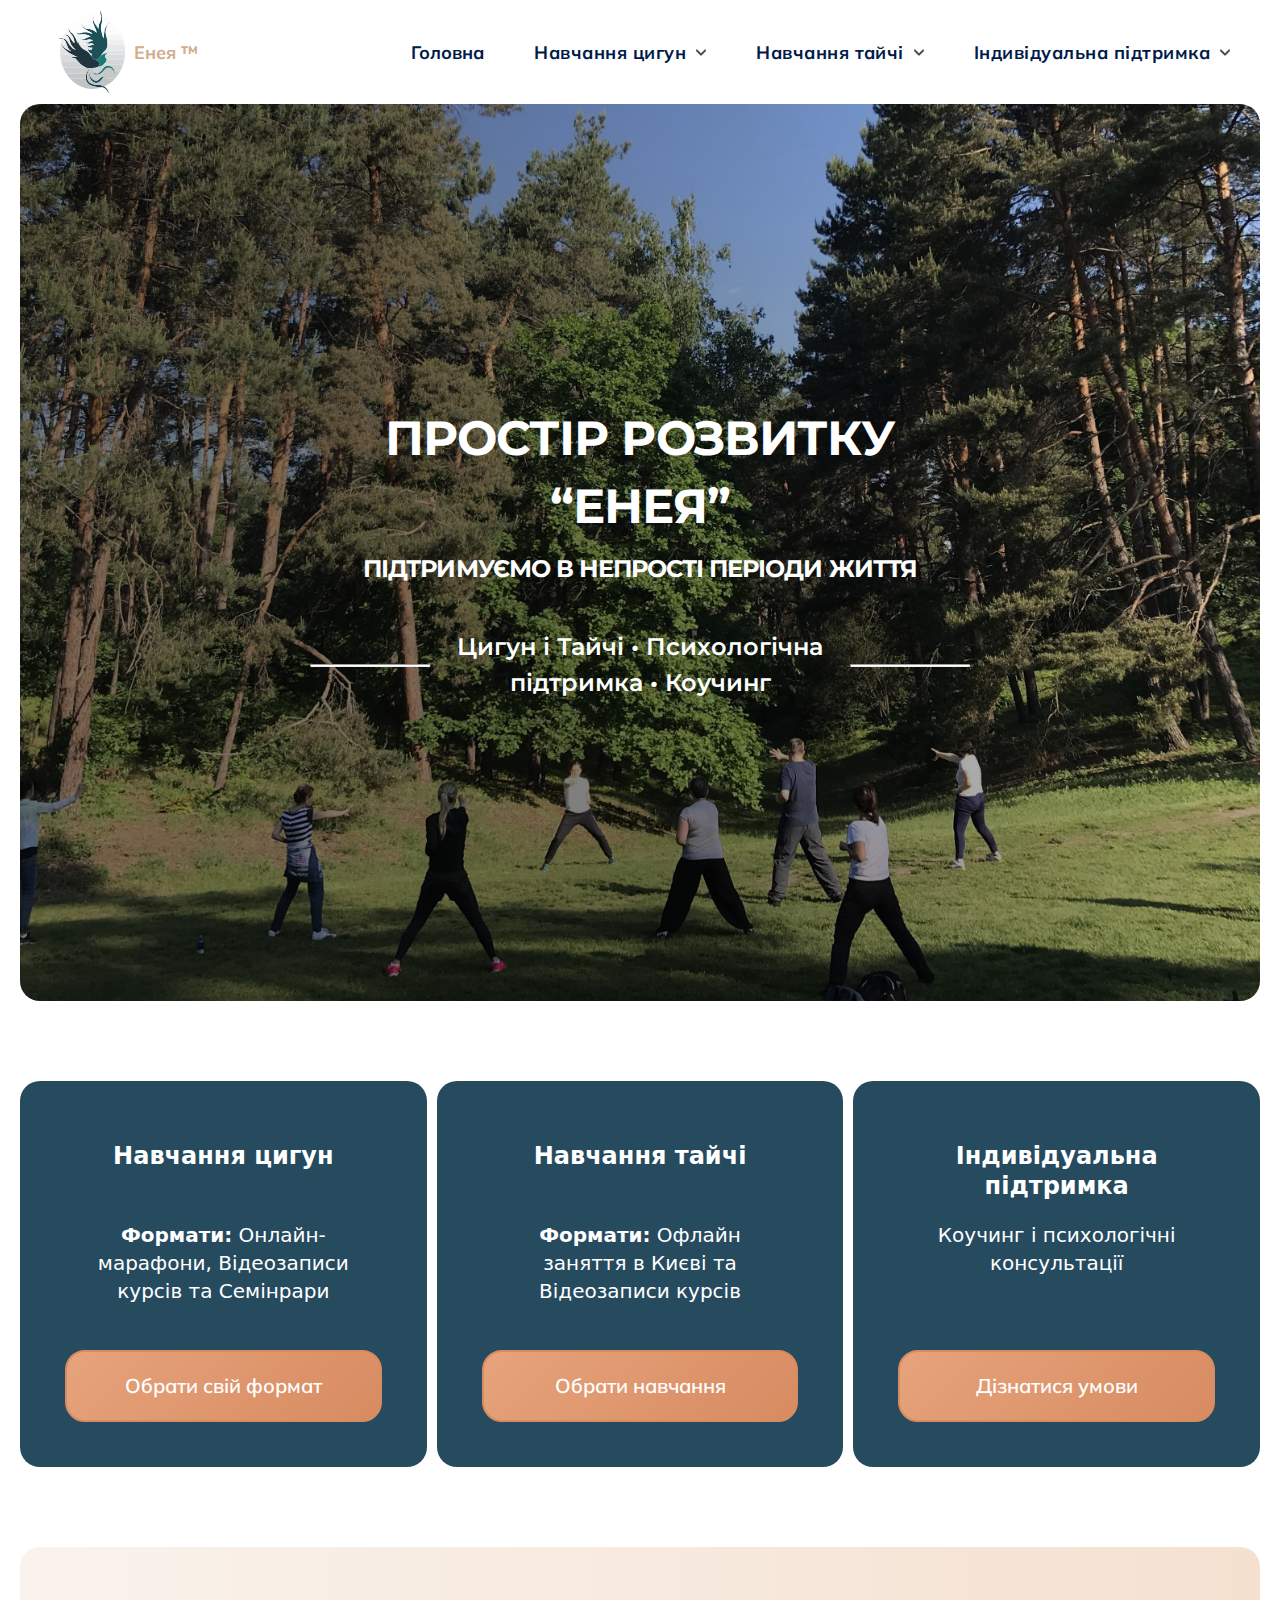
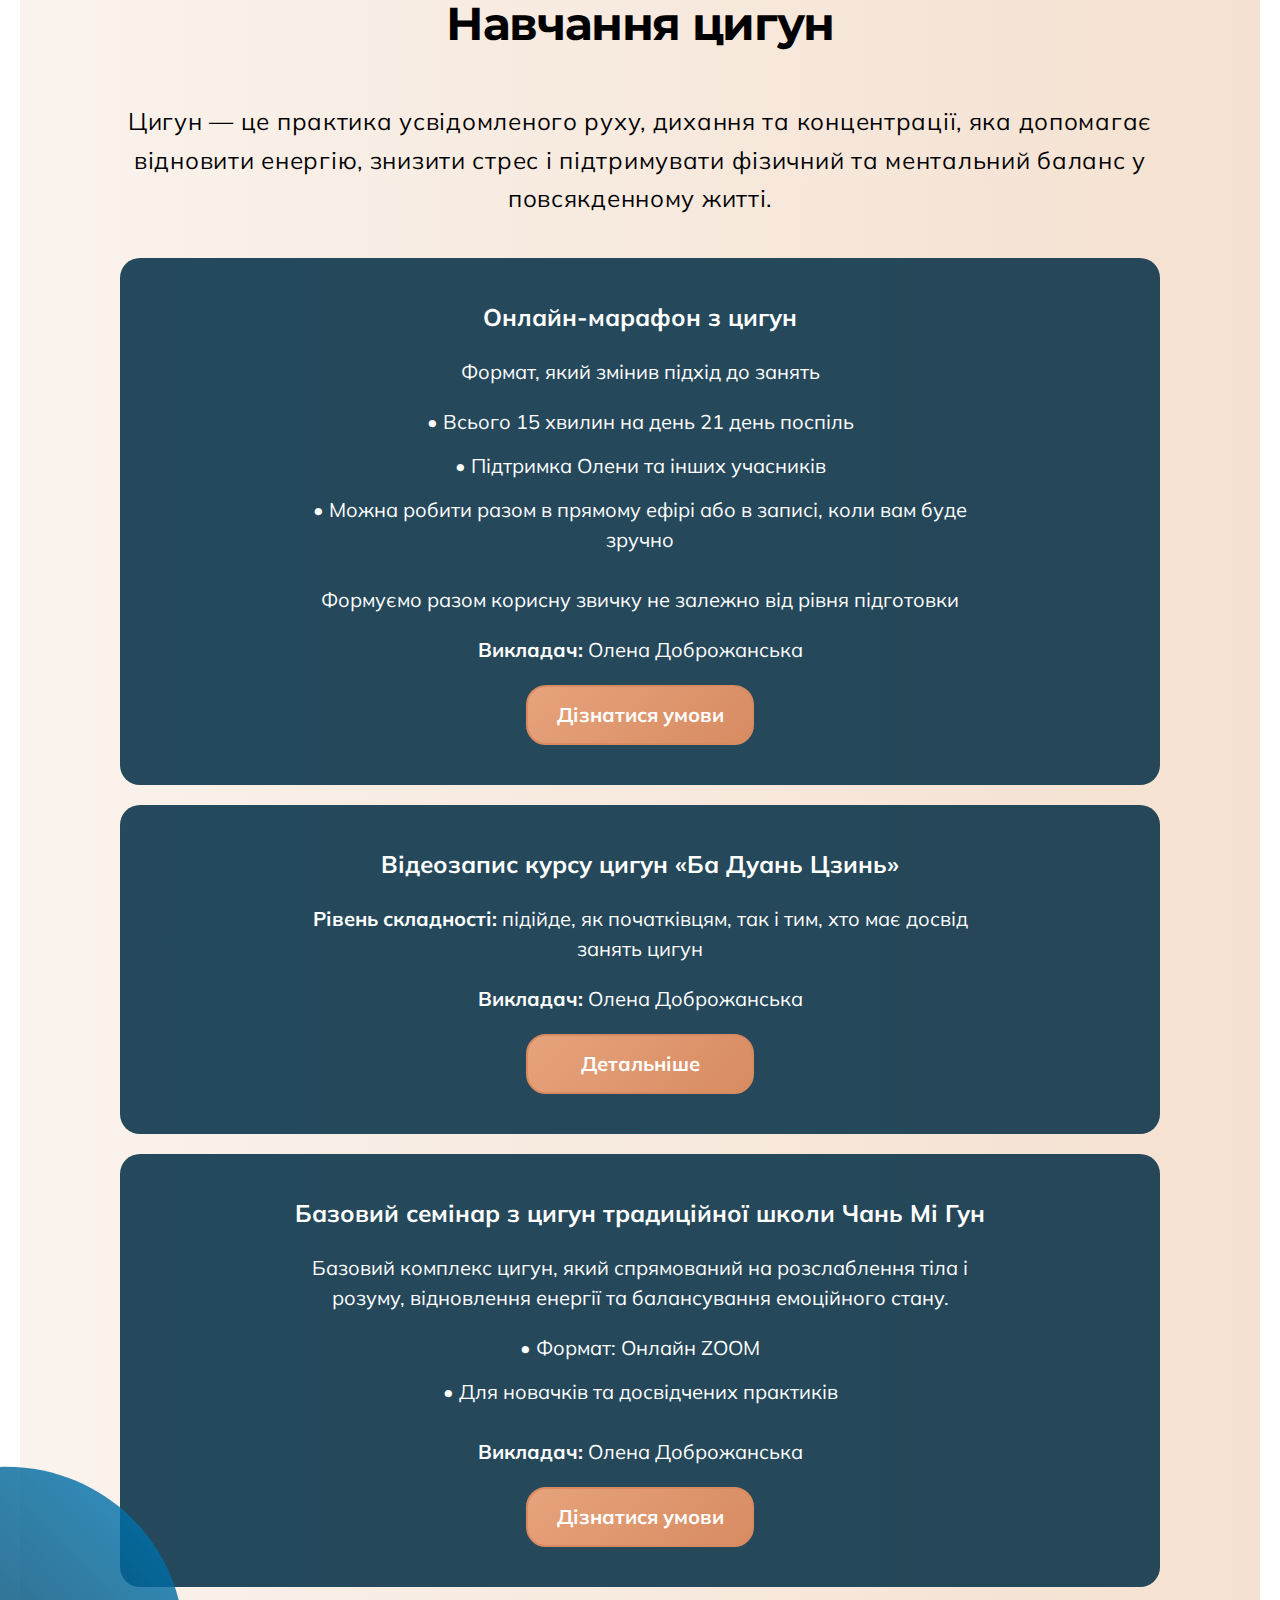
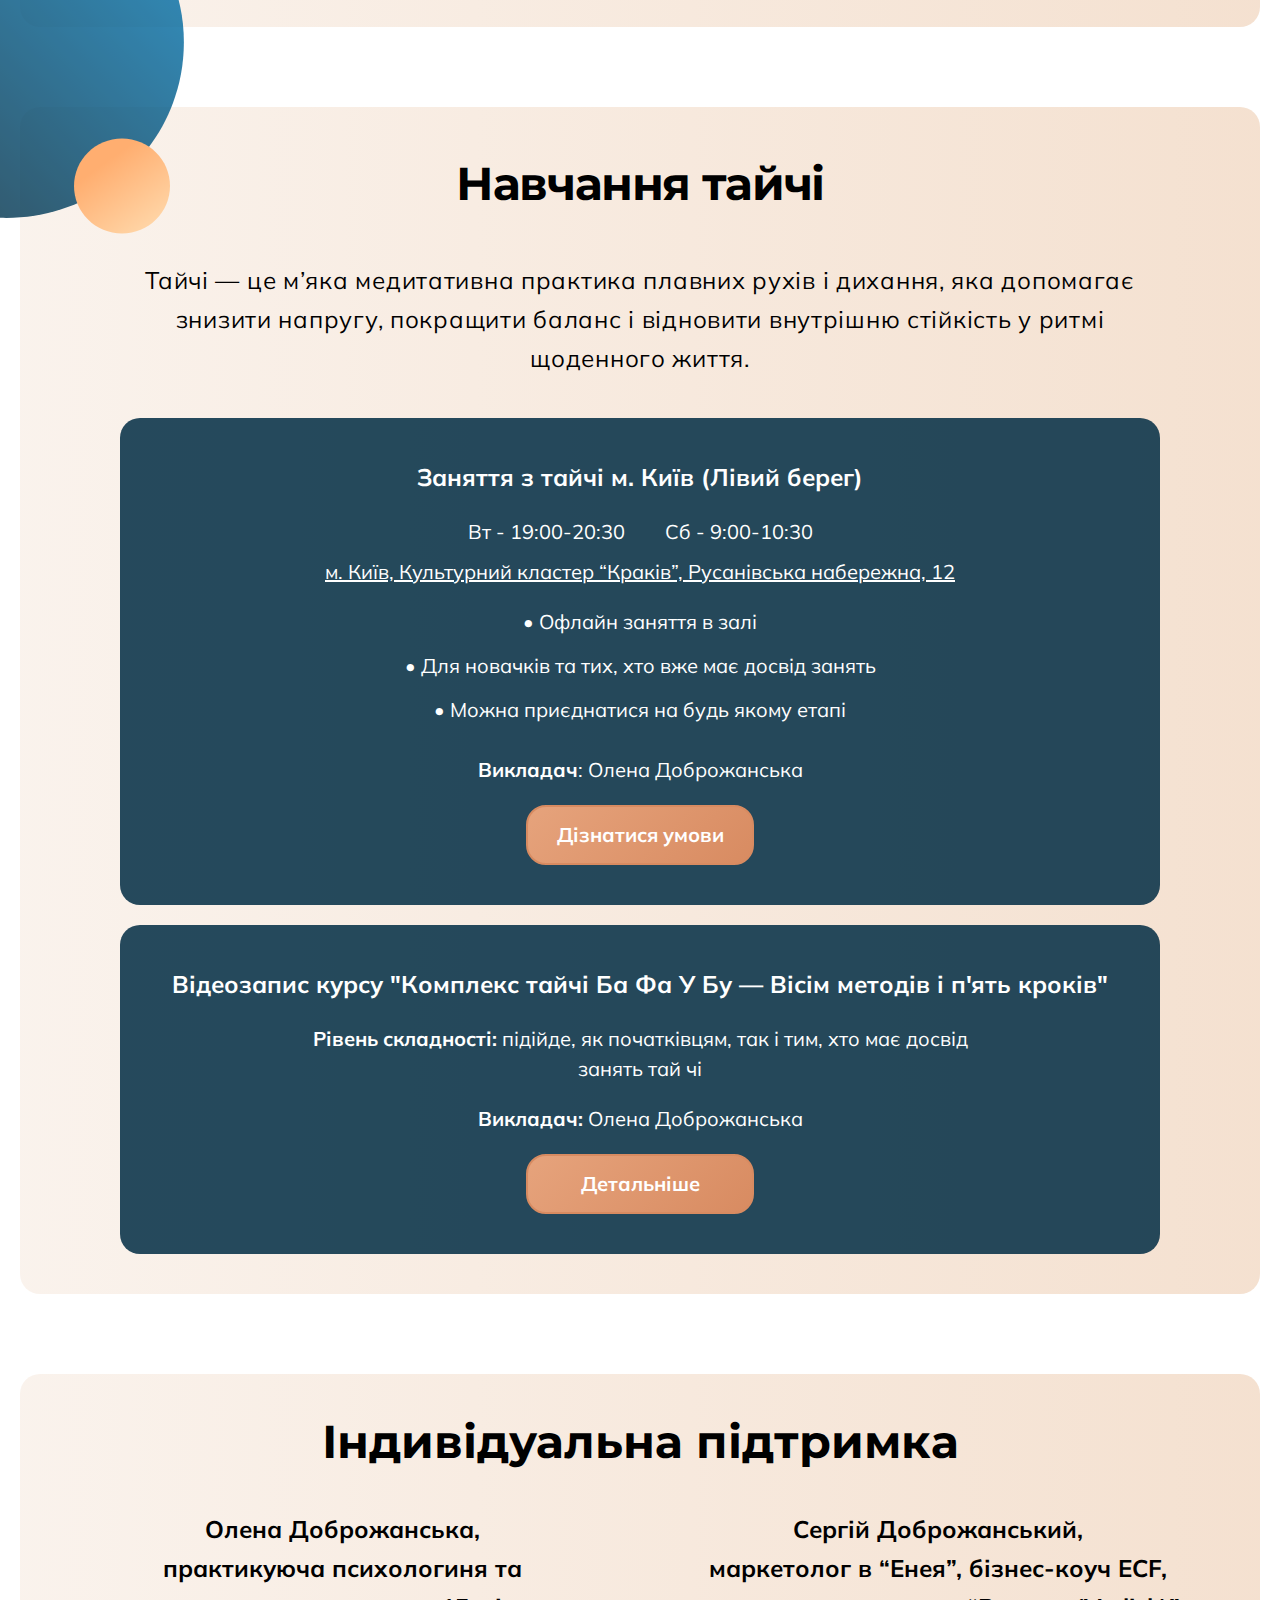
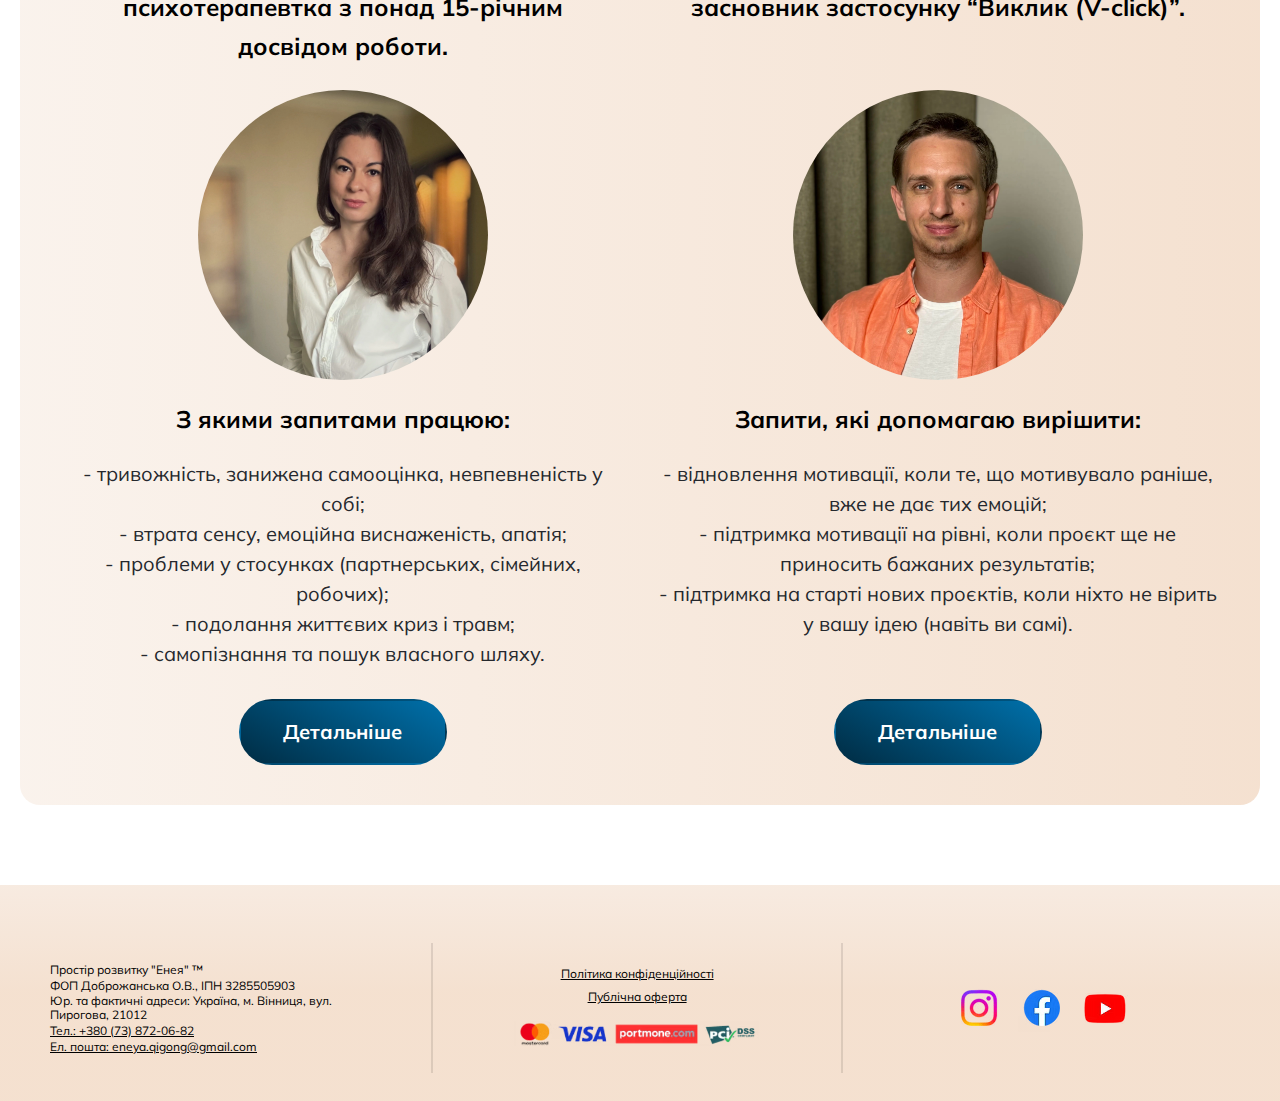
<file: index.html>
<!doctype html>
<html lang="uk">
  <head>
    <meta charset="UTF-8" />
    <meta name="viewport" content="width=device-width, initial-scale=1.0" />
    <meta
      name="description"
      content="Цигун онлайн-курс “Ба Дуань Цзінь” — 52 хвилини відеоуроків, демонстрації та гайд. Знімай стрес, покращуй сон і здоров’я. Доступ до матеріалів курсу не обмежений по часу."
    />
    <meta
      property="og:description"
      content="Цигун онлайн-курс “Ба Дуань Цзінь” — 52 хвилини відеоуроків, демонстрації та гайд. Знімай стрес, покращуй сон і здоров’я. Доступ до матеріалів курсу не обмежений по часу."
    />
    <meta
      name="image"
      property="og:image"
      content="https://eneya.com.ua/img/logo_eneya.png"
    />
    <meta property="og:type" content="website" />
    <meta property="og:url" content="https://eneya.com.ua" />
    <meta property="og:title" content="Простір розвитку 'Енея' тм" />
    <title>Енея</title>
    <link rel="icon" href="./img/logo.ico" type="image/x-icon" />
    <!-- <link rel="icon" href="./img/favicon.ico" type="image/x-icon" /> -->
    <link rel="preconnect" href="https://fonts.googleapis.com" />
    <link rel="preconnect" href="https://fonts.gstatic.com" crossorigin />
    <link
      href="https://fonts.googleapis.com/css2?family=Montserrat:ital,wght@0,100..900;1,100..900&display=swap"
      rel="stylesheet"
    />
    <link
      href="https://fonts.googleapis.com/css2?family=Mulish:ital,wght@0,200..1000;1,200..1000&display=swap"
      rel="stylesheet"
    />
    <link
      rel="stylesheet"
      href="https://cdn.jsdelivr.net/npm/modern-normalize@2.0.0/modern-normalize.min.css"
    />
    <link rel="stylesheet" href="./style/general.css" />
    <link rel="stylesheet" href="./style/main.css" />
  </head>
  <body>
    <header class="header">
      <div class="wrapp_header container">
        <a class="block_logo" href="/" aria-label="На головну сторінку">
          <img src="./img/logo.svg" alt="Logo" width="84" height="84" />
          <p class="logo_text">Енея ™</p>
        </a>
        <nav class="nav">
          <a href="/">Головна</a>
          <ul class="nav_list">
            <li>
              <div class="select_course" tabindex="0">
                <div class="btn_cours">
                  <p>Навчання цигун</p>
                  <img
                    src="./img/arrowWhite.svg"
                    alt="arrow"
                    width="10"
                    height="15"
                  />
                </div>
                <ul class="drop_list">
                  <li>
                    <a href="./qigong_marathon.html"
                      >Онлайн-марафон цигун 21 день</a
                    >
                  </li>
                  <li>
                    <a href="./qigong.html">Відезапис курсу "Ба Дуань Цзінь"</a>
                  </li>

                  <li>
                    <a href="./chan_mi_gong_training.html"
                      >Семінари школи "Чань Мі Гун"</a
                    >
                  </li>
                </ul>
              </div>
            </li>
            <li>
              <div class="select_course" tabindex="0">
                <div class="btn_cours">
                  <p>Навчання тайчі</p>
                  <img
                    src="./img/arrowWhite.svg"
                    alt="arrow"
                    width="10"
                    height="15"
                  />
                </div>
                <ul class="drop_list drop_list2">
                  <li>
                    <a href="./tai_chi.html"
                      >Відеозапис курсу тайчі "Па Фа У Бу"</a
                    >
                  </li>
                  <li>
                    <a href="./tai_chi_training.html"
                      >Офлайн заняття з тайчі в Києві</a
                    >
                  </li>
                </ul>
              </div>
            </li>
            <li>
              <div class="select_course" tabindex="0">
                <div class="btn_cours">
                  <p>Індивідуальна підтримка</p>
                  <img
                    src="./img/arrowWhite.svg"
                    alt="arrow"
                    width="10"
                    height="15"
                  />
                </div>
                <ul class="drop_list drop_list3">
                  <li>
                    <a href="./psychology.html">Психологічні консультації</a>
                  </li>
                  <li><a href="./coaching.html">Коучинг</a></li>
                </ul>
              </div>
            </li>
          </ul>
        </nav>
        <nav class="nav_mob">
          <a href="/">Головна</a>
          <ul>
            <li>
              <p class="nav_mob_block">Навчання цигун</p>

              <ul>
                <li>
                  <a href="./qigong_marathon.html"
                    >Онлайн-марафон цигун 21 день</a
                  >
                </li>
                <li>
                  <a href="./qigong.html">Відезапис курсу "Ба Дуань Цзінь"</a>
                </li>

                <li>
                  <a href="./chan_mi_gong_training.html"
                    >Семінари школи "Чань Мі Гун"</a
                  >
                </li>
              </ul>
            </li>
            <li>
              <p class="nav_mob_block">Навчання тайчі</p>

              <ul>
                <li>
                  <a href="./tai_chi.html"
                    >Відеозапис курсу тайчі "Па Фа У Бу"</a
                  >
                </li>
                <li>
                  <a href="./tai_chi_training.html"
                    >Офлайн заняття з тайчі в Києві</a
                  >
                </li>
              </ul>
            </li>
            <li>
              <p class="nav_mob_block">Індивідуальна підтримка</p>
              <ul>
                <li>
                  <a href="./psychology.html">Психологічні консультації</a>
                </li>
                <li><a href="./coaching.html">Коучинг</a></li>
              </ul>
            </li>
          </ul>
        </nav>
        <button class="burger" aria-label="Відкрити меню">
          <span></span>
          <span></span>
          <span></span>
        </button>
      </div>
    </header>
    <main class="main">
      <section class="section_main">
        <div class="container main_container">
          <div class="container main_index">
            <h1 class="wrapp_main_title wrapp_main_title_index">
              Простір розвитку “Енея”
            </h1>
            <h2 class="wrapp_main_subtitle wrapp_main_subtitle_index">
              Підтримуємо в непрості періоди життя
            </h2>
            <div class="main_container_lines">
              <hr class="white_line" />
              <p class="wrapp_main_text wrapp_main_text_index">
                Цигун і Тайчі • Психологічна підтримка • Коучинг
              </p>
              <hr class="white_line" />
            </div>
          </div>
          <!-- <img
            class="decoration_images_main"
            src="./img/decoration1.svg"
            alt="Тай Чі"
            width="178"
            height="167"
          />
          <img
            class="decoration_images_main_right"
            src="./img/decoration2.svg"
            alt="Тай Чі"
            width="51"
            height="152"
          /> -->
        </div>
      </section>

      <section class="direction">
        <div class="container">
          <h2 class="section_title" hidden>Обери свій напрям</h2>
          <ul class="direction_list">
            <li class="direction_list_item">
              <div>
                <h3 class="direction_list_item_title">Навчання цигун</h3>
                <p class="direction_list_item_text">
                  <b> Формати:</b> Онлайн-марафони, Відеозаписи курсів та
                  Семінрари
                </p>
              </div>
              <a class="direction_list_item_link" href="#record"
                >Обрати свій формат</a
              >
            </li>
            <li class="direction_list_item">
              <div>
                <h3 class="direction_list_item_title">Навчання тайчі</h3>
                <p class="direction_list_item_text">
                  <b> Формати:</b> Офлайн заняття в Києві та Відеозаписи курсів
                </p>
              </div>
              <a class="direction_list_item_link" href="#regular"
                >Обрати навчання</a
              >
            </li>
            <li class="direction_list_item">
              <div>
                <h3 class="direction_list_item_title">
                  Індивідуальна підтримка
                </h3>
                <p class="direction_list_item_text">
                  Коучинг і психологічні консультації
                </p>
              </div>
              <a class="direction_list_item_link" href="#individual"
                >Дізнатися умови</a
              >
            </li>
          </ul>
        </div>
      </section>

      <!-- <section class="record" id="record">
        <div class="container">
          <div class="record-color">
            <h2 class="record_section_title">Навчання цигун</h2>
            <p class="regular_list_item_title">
              Цигун — це практика усвідомленого руху, дихання та концентрації,
              яка допомагає відновити енергію, знизити стрес і підтримувати
              фізичний та ментальний баланс у повсякденному житті.
            </p>

            <ul class="record_list">
              <li class="record_list_item">
                <h3 class="record_list_item_title">Онлайн-марафон з цигун</h3>
                <p class="record_list_item_text">
                  Формат, який змінив підхід до занять
                </p>
                <ul class="regular_sublist">
                  <li class="regular_sublist_item_text">
                    <p>Всього 15 хвилин на день 21 день поспіль</p>
                  </li>
                  <li class="regular_sublist_item_text">
                    <p>Підтримка Олени та інших учасників</p>
                  </li>
                  <li class="regular_sublist_item_text">
                    <p>
                      Можна робити разом в прямому ефірі або в записі, коли вам
                      буде зручно
                    </p>
                  </li>
                </ul>
                <p class="regular_list_item_text bond_regular_list">
                  Формуємо разом корисну звичку не залежно від рівня підготовки
                </p>
                <p class="regular_list_item_text">
                  <b>Викладач:</b> Олена Доброжанська
                </p>
                <a class="record_list_item_link" href="./qigong_marathon.html"
                  >Дізнатися умови</a
                >
              </li>

              <li class="record_list_item">
                <h3 class="record_list_item_title">
                  Комплекс цигун Ба Дуань Цзинь — Вісім відрізків парчі
                </h3>
                <p class="record_list_item_text">
                  <b> Рівень складності:</b> підійде, як початківцям, так і тим,
                  хто має досвід занять цигун
                </p>
                <p class="record_list_item_text">
                  <b> Викладач:</b> Олена Доброжанська
                </p>
                <a class="record_list_item_link" href="./qigong.html"
                  >Детальніше</a
                >
              </li>
              <li class="record_list_item">
                <h3 class="regular_list_item_title">
                  Базовий семінар з цигун традиційної школи Чань Мі Гун
                </h3>
                <p class="regular_list_item_text">
                  Базовий комплекс цигун, який спрямований на розслаблення тіла
                  і розуму, відновлення енергії та балансування емоційного
                  стану.
                </p>
                <ul class="regular_sublist">
                  <li class="regular_sublist_item_text">
                    <p>Формат: Онлайн ZOOM</p>
                  </li>
                  <li class="regular_sublist_item_text">
                    <p>Для новачків та досвідчених практиків</p>
                  </li>
                </ul>

                <p class="regular_list_item_text">
                  <b>Викладач:</b> Олена Доброжанська
                </p>
                <a
                  class="record_list_item_link"
                  href="./chan_mi_gong_training.html"
                  >Дізнатися умови</a
                >
              </li>
              <!-- <li class="record_list_item">
                <h3 class="record_list_item_title">
                  Комплекс тайчі Ба Фа У Бу — Вісім методів і п'ять кроків
                </h3>
                <p class="record_list_item_text">
                  <b> Рівень складності:</b> підійде, як початківцям, так і тим,
                  хто має досвід занять тай чі
                </p>
                <p class="record_list_item_text">
                  <b> Викладач:</b> Олена Доброжанська
                </p>
                <a class="record_list_item_link" href="./tai_chi.html"
                  >Детальніше</a
                >
              </li> -->
      <!-- </ul>
          </div>
        </div>
      </section> -->

      <!-- <section class="regular" id="record">
        <div class="container regular_container">
          <h2 class="record_section_title">Навчання цигун</h2>
          <p class="regular_list_item_title">
            Цигун — це практика усвідомленого руху, дихання та концентрації, яка
            допомагає відновити енергію, знизити стрес і підтримувати фізичний
            та ментальний баланс у повсякденному житті.
          </p>
          <ul class="regular_list">
            <li class="regular_list_item">
              <h3 class="regular_list_item_title">Онлайн-марафон з цигун</h3>
              <p class="regular_list_item_text">
                Формат, який змінив підхід до занять
              </p>
              <ul class="regular_sublist">
                <li class="regular_sublist_item_text">
                  <p>Всього 15 хвилин на день 21 день поспіль</p>
                </li>
                <li class="regular_sublist_item_text">
                  <p>Підтримка Олени та інших учасників</p>
                </li>
                <li class="regular_sublist_item_text">
                  <p>
                    Можна робити разом в прямому ефірі або в записі, коли вам
                    буде зручно
                  </p>
                </li>
              </ul>
              <p class="regular_list_item_text bond_regular_list">
                Формуємо разом корисну звичку не залежно від рівня підготовки
              </p>
              <p class="regular_list_item_text">
                <b>Викладач:</b> Олена Доброжанська
              </p>
              <a class="record_list_item_link" href="./qigong_marathon.html"
                >Дізнатися умови</a
              >
            </li>
            <li class="regular_list_item">
              <h3 class="regular_list_item_title">
                Комплекс цигун Ба Дуань Цзинь — Вісім відрізків парчі
              </h3>
              <p class="regular_list_item_text">
                <b> Рівень складності:</b> підійде, як початківцям, так і тим,
                хто має досвід занять цигун
              </p>
              <p class="regular_list_item_text">
                <b> Викладач:</b> Олена Доброжанська
              </p>
              <a class="record_list_item_link" href="./qigong.html"
                >Детальніше</a
              >
            </li>
            <li class="regular_list_item">
              <h3 class="regular_list_item_title">
                Базовий семінар з цигун традиційної школи Чань Мі Гун
              </h3>
              <p class="regular_list_item_text">
                Базовий комплекс цигун, який спрямований на розслаблення тіла і
                розуму, відновлення енергії та балансування емоційного стану.
              </p>
              <ul class="regular_sublist">
                <li class="regular_sublist_item_text">
                  <p>Формат: Онлайн ZOOM</p>
                </li>
                <li class="regular_sublist_item_text">
                  <p>Для новачків та досвідчених практиків</p>
                </li>
              </ul>

              <p class="regular_list_item_text">
                <b>Викладач:</b> Олена Доброжанська
              </p>
              <a
                class="record_list_item_link"
                href="./chan_mi_gong_training.html"
                >Дізнатися умови</a
              >
            </li>
          </ul>
        </div>
      </section> -->

      <section class="wrapp_video_block" id="record">
        <div class="container video_container">
          <div class="left_block for_adapt_height">
            <h2 class="left_title">Навчання цигун</h2>
            <p class="about_text">
              Цигун — це практика усвідомленого руху, дихання та концентрації,
              яка допомагає відновити енергію, знизити стрес і підтримувати
              фізичний та ментальний баланс у повсякденному житті.
            </p>
            <ul class="consumer_lesson consumer_lesson_index">
              <li
                class="item_consumer_text item_consumer_text_index item_consumer_lesson"
              >
                <h3 class="regular_list_item_title">Онлайн-марафон з цигун</h3>
                <p class="regular_list_item_text regular_list_item_index">
                  Формат, який змінив підхід до занять
                </p>
                <ul class="regular_sublist regular_sublist_index">
                  <li
                    class="regular_sublist_item_text regular_sublist_item_index"
                  >
                    <p class="regular_list_item_index">
                      • Всього 15 хвилин на день 21 день поспіль
                    </p>
                  </li>
                  <li
                    class="regular_sublist_item_text regular_sublist_item_index"
                  >
                    <p class="regular_list_item_index">
                      • Підтримка Олени та інших учасників
                    </p>
                  </li>
                  <li
                    class="regular_sublist_item_text regular_sublist_item_index"
                  >
                    <p class="regular_list_item_index">
                      • Можна робити разом в прямому ефірі або в записі, коли
                      вам буде зручно
                    </p>
                  </li>
                </ul>
                <p
                  class="regular_list_item_text bond_regular_list regular_list_item_index"
                >
                  Формуємо разом корисну звичку не залежно від рівня підготовки
                </p>
                <p class="regular_list_item_text regular_list_item_index">
                  <b>Викладач:</b> Олена Доброжанська
                </p>
                <a class="record_list_btn" href="./qigong_marathon.html"
                  >Дізнатися умови</a
                >
              </li>
              <li
                class="item_consumer_text item_consumer_text_index item_consumer_lesson"
              >
                <h3 class="regular_list_item_title">
                  Відеозапис курсу цигун «Ба Дуань Цзинь»
                </h3>
                <p class="regular_list_item_text regular_list_item_index">
                  <b> Рівень складності:</b> підійде, як початківцям, так і тим,
                  хто має досвід занять цигун
                </p>
                <p class="regular_list_item_text regular_list_item_index">
                  <b> Викладач:</b> Олена Доброжанська
                </p>
                <a class="record_list_btn" href="./qigong.html">Детальніше</a>
              </li>
              <li
                class="item_consumer_text item_consumer_text_index item_consumer_lesson"
              >
                <h3 class="regular_list_item_title">
                  Базовий семінар з цигун традиційної школи Чань Мі Гун
                </h3>
                <p class="regular_list_item_text regular_list_item_index">
                  Базовий комплекс цигун, який спрямований на розслаблення тіла
                  і розуму, відновлення енергії та балансування емоційного
                  стану.
                </p>
                <ul class="regular_sublist regular_sublist_index2">
                  <li
                    class="regular_sublist_item_text regular_sublist_item_index"
                  >
                    <p class="regular_list_item_index regular_list_item_index2">
                      • Формат: Онлайн ZOOM
                    </p>
                  </li>
                  <li
                    class="regular_sublist_item_text regular_sublist_item_index"
                  >
                    <p class="regular_list_item_index regular_list_item_index2">
                      • Для новачків та досвідчених практиків
                    </p>
                  </li>
                </ul>

                <p class="regular_list_item_text regular_list_item_index">
                  <b>Викладач:</b> Олена Доброжанська
                </p>
                <a class="record_list_btn" href="./chan_mi_gong_training.html"
                  >Дізнатися умови</a
                >
              </li>
            </ul>
          </div>
        </div>
      </section>

      <section class="wrapp_video_block wrapp_video_regular" id="regular">
        <img
          class="decoration_blue_image_regular"
          src="./img/blue_oval.svg"
          alt="Тай Чі"
          width="225"
          height="225"
        />
        <img
          class="decoration_orange_image_regular"
          src="./img/orange_oval.svg"
          alt="Тай Чі"
          width="96"
          height="96"
        />
        <div class="container video_container">
          <div class="left_block for_adapt_height">
            <h2 class="left_title">Навчання тайчі</h2>
            <p class="about_text">
              Тайчі — це м’яка медитативна практика плавних рухів і дихання, яка
              допомагає знизити напругу, покращити баланс і відновити внутрішню
              стійкість у ритмі щоденного життя.
            </p>
            <ul class="consumer_lesson consumer_lesson_index">
              <li
                class="item_consumer_text item_consumer_text_index item_consumer_lesson"
              >
                <h3 class="regular_list_item_title">
                  Заняття з тайчі м. Київ (Лівий берег)
                </h3>
                <div class="regular_sublist_wrap">
                  <ul class="regular_sublist_time">
                    <li class="regular_sublist_item_text">
                      <p>Вт - 19:00-20:30</p>
                    </li>
                    <li class="regular_sublist_item_text">
                      <p>Сб - 9:00-10:30</p>
                    </li>
                  </ul>
                  <a
                    class="regular_list_item_text regular_list_item_index"
                    href="https://www.google.com/maps/search/?api=1&query=Київ,+Русанівська+набережна+12"
                    target="_blank"
                    rel="noopener noreferrer"
                  >
                    м. Київ, Культурний кластер “Краків”, Русанівська набережна,
                    12
                  </a>
                </div>
                <ul class="regular_sublist regular_sublist_index">
                  <li
                    class="regular_sublist_item_text regular_sublist_item_index"
                  >
                    <p class="regular_list_item_index regular_list_item_index3">
                      • Офлайн заняття в залі
                    </p>
                  </li>
                  <li
                    class="regular_sublist_item_text regular_sublist_item_index"
                  >
                    <p class="regular_list_item_index regular_list_item_index3">
                      • Для новачків та тих, хто вже має досвід занять
                    </p>
                  </li>
                  <li
                    class="regular_sublist_item_text regular_sublist_item_index"
                  >
                    <p class="regular_list_item_index regular_list_item_index3">
                      • Можна приєднатися на будь якому етапі
                    </p>
                  </li>
                </ul>

                <p class="regular_list_item_text regular_list_item_index">
                  <b>Викладач</b>: Олена Доброжанська
                </p>
                <a class="record_list_btn" href="./tai_chi_training.html"
                  >Дізнатися умови</a
                >
              </li>
              <li
                class="item_consumer_text item_consumer_text_index item_consumer_lesson"
              >
                <h3 class="regular_list_item_title">
                  Відеозапис курсу "Комплекс тайчі Ба Фа У Бу — Вісім методів і
                  п'ять кроків"
                </h3>
                <p class="regular_list_item_text regular_list_item_index">
                  <b> Рівень складності:</b> підійде, як початківцям, так і тим,
                  хто має досвід занять тай чі
                </p>
                <p class="regular_list_item_text regular_list_item_index">
                  <b> Викладач:</b> Олена Доброжанська
                </p>
                <a class="record_list_btn" href="./tai_chi.html">Детальніше</a>
              </li>
            </ul>
          </div>
        </div>
      </section>
      <!-- 
      <section class="regular" id="regular">
        <img
          class="decoration_blue_image_regular"
          src="./img/blue_oval.svg"
          alt="Тай Чі"
          width="225"
          height="225"
        />
        <img
          class="decoration_orange_image_regular"
          src="./img/orange_oval.svg"
          alt="Тай Чі"
          width="96"
          height="96"
        />
        <div class="container regular_container">
          <h2 class="section_title">Навчання тайчі</h2>
          <ul class="regular_list">
            <li class="regular_list_item">
              <h3 class="regular_list_item_title">
                Заняття з тайчі м. Київ (Лівий берег)
              </h3>
              <div class="regular_sublist_wrap">
                <ul class="regular_sublist_time">
                  <li class="regular_sublist_item_text">
                    <p>Вт - 19:00-20:30</p>
                  </li>
                  <li class="regular_sublist_item_text">
                    <p>Сб - 9:00-10:30</p>
                  </li>
                </ul>
                <a
                  class="regular_list_item_text"
                  href="https://www.google.com/maps/search/?api=1&query=Київ,+Русанівська+набережна+12"
                  target="_blank"
                  rel="noopener noreferrer"
                >
                  м. Київ, Культурний кластер “Краків”, Русанівська набережна,
                  12
                </a>
              </div>
              <ul class="regular_sublist">
                <li class="regular_sublist_item_text">
                  <p>Офлайн заняття в залі</p>
                </li>
                <li class="regular_sublist_item_text">
                  <p>Для новачків та тих, хто вже має досвід занять</p>
                </li>
                <li class="regular_sublist_item_text">
                  <p>Можна приєднатися на будь якому етапі</p>
                </li>
              </ul>

              <p class="regular_list_item_text">
                <b>Викладач</b>: Олена Доброжанська
              </p>
              <a class="record_list_item_link" href="./tai_chi_training.html"
                >Дізнатися умови</a
              >
            </li>

            <li class="regular_list_item">
              <h3 class="regular_list_item_title">
                Комплекс тайчі Ба Фа У Бу — Вісім методів і п'ять кроків
              </h3>
              <p class="regular_list_item_text">
                <b> Рівень складності:</b> підійде, як початківцям, так і тим,
                хто має досвід занять тай чі
              </p>
              <p class="regular_list_item_text">
                <b> Викладач:</b> Олена Доброжанська
              </p>
              <a class="record_list_item_link" href="./tai_chi.html"
                >Детальніше</a
              >
            </li> -->

      <!-- <li class="regular_list_item">
              <h3 class="regular_list_item_title">Онлайн-марафон з цигун</h3>
              <p class="regular_list_item_text">
                Формат, який змінив підхід до занять
              </p>
              <ul class="regular_sublist">
                <li class="regular_sublist_item_text">
                  <p>Всього 15 хвилин на день 21 день поспіль</p>
                </li>
                <li class="regular_sublist_item_text">
                  <p>Підтримка Олени та інших учасників</p>
                </li>
                <li class="regular_sublist_item_text">
                  <p>
                    Можна робити разом в прямому ефірі або в записі, коли вам
                    буде зручно
                  </p>
                </li>
              </ul>
              <p class="regular_list_item_text bond_regular_list">
                Формуємо разом корисну звичку не залежно від рівня підготовки
              </p>
              <p class="regular_list_item_text">
                <b>Викладач:</b> Олена Доброжанська
              </p>
              <a class="record_list_item_link" href="./qigong_marathon.html"
                >Дізнатися умови</a
              >
            </li> -->

      <!-- <li class="regular_list_item">
              <h3 class="regular_list_item_title">
                Базовий семінар з цигун традиційної школи Чань Мі Гун
              </h3>
              <p class="regular_list_item_text">
                Базовий комплекс цигун, який спрямований на розслаблення тіла і
                розуму, відновлення енергії та балансування емоційного стану.
              </p>
              <ul class="regular_sublist">
                <li class="regular_sublist_item_text">
                  <p>Формат: Онлайн ZOOM</p>
                </li>
                <li class="regular_sublist_item_text">
                  <p>Для новачків та досвідчених практиків</p>
                </li>
              </ul>

              <p class="regular_list_item_text">
                <b>Викладач:</b> Олена Доброжанська
              </p>
              <a
                class="record_list_item_link"
                href="./chan_mi_gong_training.html"
                >Дізнатися умови</a
              >
            </li> -->
      <!-- </ul>
        </div>
      </section> -->

      <section class="individual" id="individual">
        <div class="container individ_container">
          <div class="individual_container">
            <h2 class="section_title">Індивідуальна підтримка</h2>
            <ul class="individual_list">
              <li class="individual_item">
                <div>
                  <div class="individual_wrap">
                    <div>
                      <h3 class="individual_item_heading">
                        Олена Доброжанська,
                      </h3>
                      <p class="individual_item_heading">
                        практикуюча психологиня та психотерапевтка з понад
                        15-річним досвідом роботи.
                      </p>
                    </div>

                    <picture>
                      <source srcset="./img/olena.webp" type="image/webp" />
                      <img
                        class="individual_img"
                        src="./img/olena.JPG"
                        alt="Instructor"
                        width="290"
                        height="265"
                      />
                    </picture>
                  </div>
                  <div class="individual_wrap_needs">
                    <h4 class="individual_item_subheading">
                      З якими запитами працюю:
                    </h4>
                    <ul class="individual_sublist">
                      <li class="individual_sublist_item_text">
                        <p>
                          - тривожність, занижена самооцінка, невпевненість у
                          собі;
                        </p>
                      </li>
                      <li class="individual_sublist_item_text">
                        <p>- втрата сенсу, емоційна виснаженість, апатія;</p>
                      </li>
                      <li class="individual_sublist_item_text">
                        <p>
                          - проблеми у стосунках (партнерських, сімейних,
                          робочих);
                        </p>
                      </li>
                      <li class="individual_sublist_item_text">
                        <p>- подолання життєвих криз і травм;</p>
                      </li>
                      <li class="individual_sublist_item_text">
                        <p>- самопізнання та пошук власного шляху.</p>
                      </li>
                    </ul>
                  </div>
                </div>
                <a class="individual_list_item_link" href="./psychology.html"
                  >Детальніше</a
                >
              </li>

              <li class="individual_item">
                <div>
                  <div class="individual_wrap">
                    <div>
                      <h3 class="individual_item_heading">
                        Сергій Доброжанський,
                      </h3>
                      <p class="individual_item_heading">
                        маркетолог в “Енея”, бізнес-коуч ECF, засновник
                        застосунку “Виклик (V-click)”.
                      </p>
                    </div>

                    <picture>
                      <source srcset="./img/sergii.webp" type="image/webp" />
                      <img
                        class="individual_img"
                        src="./img/sergii.jpg"
                        alt="Сергій Доброжанський"
                        width="290"
                        height="265"
                      />
                    </picture>
                  </div>
                  <div class="individual_wrap_needs">
                    <h4 class="individual_item_subheading">
                      Запити, які допомагаю вирішити:
                    </h4>
                    <ul class="individual_sublist">
                      <li class="individual_sublist_item_text">
                        <p>
                          - відновлення мотивації, коли те, що мотивувало
                          раніше, вже не дає тих емоцій;
                        </p>
                      </li>
                      <li class="individual_sublist_item_text">
                        <p>
                          - підтримка мотивації на рівні, коли проєкт ще не
                          приносить бажаних результатів;
                        </p>
                      </li>
                      <li class="individual_sublist_item_text">
                        <p>
                          - підтримка на старті нових проєктів, коли ніхто не
                          вірить у вашу ідею (навіть ви самі).
                        </p>
                      </li>
                    </ul>
                  </div>
                </div>
                <a class="individual_list_item_link" href="./coaching.html"
                  >Детальніше</a
                >
              </li>
            </ul>
          </div>
        </div>
      </section>
    </main>

    <footer class="wrapp_footer_block">
      <div class="container footer_container">
        <div class="wrapp_footer">
          <div class="polyci_wrap">
            <ul class="polyci_block">
              <li id="polyci">
                <button class="footer_link">Політика конфіденційності</button>
              </li>
              <li id="offerta">
                <button class="footer_link">Публічна оферта</button>
              </li>
            </ul>
            <img
              class="payment_icon"
              src="./img/payment.png"
              alt="payment"
              width="100"
              height="20"
            />
          </div>
          <hr class="line" />
          <div class="info_block">
            <p>Простір розвитку "Енея" ™</p>
            <p class="IPN">ФОП Доброжанська О.В., ІПН 3285505903</p>
            <p>
              Юр. та фактичні адреси: Україна, м. Вінниця, вул. Пирогова, 21012
            </p>
            <a class="link" href="tel:+380738720682"
              >Тел.: +380 (73) 872-06-82</a
            >
            <a class="link" href="mailto:eneya.qigong@gmail.com"
              >Ел. пошта: eneya.qigong@gmail.com</a
            >
          </div>
          <hr class="line" />
          <div class="social_media_block">
            <div class="block_social_icon">
              <a
                href="https://www.instagram.com/olena_dobrozhanska/"
                rel="noopener noreferrer"
                target="_blank"
                ><img
                  src="./img/instagramm.png"
                  alt="instagramm"
                  width="48"
                  height="48"
              /></a>
              <a
                href="https://www.facebook.com/ProstirEneya"
                rel="noopener noreferrer"
                target="_blank"
                ><img
                  src="./img/facebook.png"
                  alt="facebook"
                  width="48"
                  height="48"
              /></a>
              <a
                href="https://www.youtube.com/@Olena_Dobrozhanska"
                rel="noopener noreferrer"
                target="_blank"
                ><img
                  src="./img/youtube.png"
                  alt="youtube"
                  width="48"
                  height="48"
              /></a>
            </div>
          </div>
        </div>
      </div>

      <div id="offerta_visib" class="policy_wrapp">
        <p id="close_modal_policy">X</p>
        <h3>Договір про надання послуг (публічна оферта)</h3>
        <ul>
          <li>1. ЗАГАЛЬНІ ПОЛОЖЕННЯ</li>
          <li>
            1.1. Фізична особа підприємець Доброжанська Олена Вікторівна (далі -
            Виконавець), пропонує будь-якій фізичній або юридичній особі (далі -
            Замовник) укласти цей Договір на визначених у ньому умовах.
          </li>
          <li>
            1.2. Відповідно до статті 633 Цивільного кодексу України цей договір
            є публічною офертою (публічним договором), і в разі прийняття його
            умов (акцепту) Замовник зобов'язується сумлінно їх виконувати.
          </li>
          <li>
            1.2.1. Акцептом цієї Оферти вважається 100% оплата Послуг, що
            продаються на web-сторінках інформаційного ресурсу, об'єднаних
            адресним доменом
            <a href="https://www.eneya.com.ua">https://www.eneya.com.ua</a>
            (далі - Сайт) в порядку, передбаченому Публічної офертою.
          </li>
          <li>
            1.3. Незгода з визначеними в цьому Договорі умовами тягне
            неможливість надання Виконавцем послуг.
          </li>
          <li>
            1.4. Замовник надає дозвіл Виконавцю на обробку своїх персональних
            даних відповідно до Закону України «Про захист персональних даних».
          </li>
          <li>
            1.5. Адміністрація Сайту залишає за собою право вносити зміни в
            Оферту, в зв'язку з чим, Клієнт зобов'язується регулярно
            відслідковувати зміни в Оферті, яка розміщена на Сайті.
          </li>
          <li>2. ПРЕДМЕТ ДОГОВОРУ</li>
          <li>
            2.1. Виконавець відповідно до умов цього Договору надає Замовнику
            доступ до матеріалів і сервісів Сайту, детальний опис яких міститься
            на Сайті.
          </li>
          <li>
            2.2. Факт оплати Замовником послуг свідчить про безумовне прийняття
            Замовником умов, визначених у цьому Договорі.
          </li>
          <li>
            2.3. Вартість послуг визначається в залежності від обраного
            матеріалу і тарифу, якщо такий передбачений.
          </li>
          <li>
            2.4. Ухвалення цієї Оферти і відповідно, укладення цього Договору
            означає, що Замовник, в необхідній для нього мірі, ознайомився з
            умовами цього договору (далі - Оферти) і тарифними пакетами,
            розміщеними на Сайті.
          </li>
          <li>3. ПРАВА ТА ОБОВ'ЯЗКИ ВИКОНАВЦЯ</li>
          <li>3.1. Виконавець зобов'язується:</li>
          <li>
            3.1.1. На підставі цього Договору та після оплати вартості обраного
            Замовником тарифного пакету, надати йому послуги певного тарифного
            пакету в термін, зазначений на Сайті.
          </li>
          <li>
            3.1.2. Забезпечити безперервність доступів до матеріалів відповідно
            до обраного Замовником матеріалу чи тарифного пакету.
          </li>
          <li>
            3.1.3. Своєчасно повідомляти Замовника про перенесення або зміну
            передбачених тарифним пакетом послуг з одночасним повідомленням
            дати, на яку перенесена зазначена послуга.
          </li>
          <li>
            3.1.4. Надавати Замовнику послуги згідно з умовами цього Договору.
          </li>
          <li>
            3.1.5. Зберігати в конфіденційності персональні дані Клієнта
            відповідно до Політики конфіденційності. Не вважається порушенням
            надання адміністрацією сайту інформації агентам і третім особам, що
            діють на підставі договору з адміністрацією сайту, для виконання
            зобов'язань перед Клієнтом.
          </li>
          <li>3.2. Виконавець має право:</li>
          <li>
            3.2.1. Призупинити/припинити надання Замовнику послуг в
            односторонньому порядку в наступних випадках:
          </li>
          <li>
            - замовник передає або доведено має доведений намір передавати
            матеріали третім особам, у тому числі через корпоративну пошту, до
            якої має доступ необмежена кількість осіб;
          </li>
          <li>- замовник порушив умови цього Договору;</li>
          <li>
            - замовник вчинив дії, які перешкоджають функціонуванню
            Інтернет-магазину або внутрішніх каналів зв'язку, в тому числі дії
            незаконного або аморального характеру, або порушують громадський
            порядок, посягають на честь і гідність громадян і підприємств та/або
            викликають їхні скарги, поширення в мережі вірусів або інших
            небажаних компонентів, вчинення дій, спрямованих на отримання
            конфіденційної інформації або інформації зі спеціальним доступом;
          </li>
          <li>
            3.2.2. В односторонньому порядку розірвати цей Договір достроково в
            разі невиконання Замовником його умов, зокрема пунктів 4.1.1, 4.1.4
            - 4.1.5 цього Договору, та/або систематичного невиконання Замовником
            правил поведінки.
          </li>
          <li>
            3.2.3. Вносити в односторонньому порядку зміни до цього Договору, а
            також вартість послуг з попередньою їх публікацією на Сайті. При
            цьому внесення змін до вже наданих послуг не допускається.
          </li>
          <li>
            3.2.4. Вимагати від Замовника відшкодування шкоди, заподіяної діями
            Замовника.
          </li>
          <li>4. ПРАВА ТА ОБОВ'ЯЗКИ ЗАМОВНИКА</li>
          <li>4.1. Замовник зобов'язаний:</li>
          <li>
            4.1.1. Сумлінно виконувати умови цього Договору, дотримуватися
            правил поведінки і своєчасно внести плату за послуги за обраним
            тарифним пакетом.
          </li>
          <li>
            4.1.2. Користувач має право використовувати інформаційний ресурс в
            повному обсязі, в порядку та на умовах, передбачених цією офертою.
            Детальний опис послуг та їх склад визначається замовленим тарифним
            пакетом, який постійно знаходиться на Сайті.
          </li>
          <li>
            4.1.3. Дотримуватися правил поведінки на Сайті і проявляти повагу до
            Виконавця, інших учасників.
          </li>
          <li>
            4.1.4. При отриманні послуг не робити несанкціонованої розсилки
            листів (спам), не здійснювати неавторизований доступ до комп'ютерних
            систем, програмного забезпечення, даних і інших матеріалів,
            захищених авторським правом, не копіювати і не поширювати їх.
          </li>
          <li>
            4.1.5. Будь-які матеріали, отримані Замовником від Виконавця в
            рамках надаваних Послуг, можуть використовуватися Клієнтом тільки в
            особистих цілях і не можуть передаватися третім особам. Замовнику
            забороняється відтворювати, повторювати і копіювати, продавати і
            перепродавати матеріали, надані Виконавцем в рамках надаваних
            Послуг.
          </li>
          <li>
            4.1.6. Участь та проходжнення курсів, онлайн-марафонів, семінарів чи
            інших форм занять не є інструкторським навчанням і не дає право
            викладання.
          </li>
          <li>4.2. Замовник має право:</li>
          <li>4.2.1. Отримувати послуги, передбачені цим Договором.</li>
          <li>4.2.2. Вимагати дотримання Виконавцем умов цього Договору.</li>
          <li>
            4.2.3. Вносити оплату Виконавцю за послуги, відповідно до обраного
            тарифного пакету, будь-яким з передбачених чинним законодавством
            України способом.
          </li>
          <li>
            4.2.4. Розірвати цей Договір в односторонньому порядку і відмовитися
            від надання послуг, безпосередньо через Сайт в особистому кабінеті.
            Доступ до всіх сервісів, матеріалів, записів, що надаються в рамках
            Сайту, залишиться до кінця вже оплаченого періоду.
          </li>
          <li>5. ПОРЯДОК РОЗРАХУНКІВ</li>
          <li>
            5.1. Послуги за цим Договором надаються на умовах 100-відсоткової
            оплати одного з тарифних пакетів або вартості матеріалів чи доступу
            до сервісів сайту.
          </li>
          <li>
            5.2. Виконавець не несе відповідальності за порядок
            перерахування/зарахування коштів. Безпека, а також інші умови
            використання обраних Замовником способів оплати виходять за рамки
            Договору і регулюються угодами з відповідними платіжними
            інтеграторами. Замовник самостійно несе відповідальність за помилки,
            які допущені ним при оплаті Послуг. Виконавець не несе
            відповідальність за збитки чи інші несприятливі наслідки, які можуть
            виникнути у Замовника та/або третіх осіб у разі неправильного
            написання призначення платежу.
          </li>
          <li>
            5.3. Моментом оплати вважається момент зарахування грошових коштів
            на розрахунковий рахунок Виконавця.
          </li>
          <li>
            5.4. При замовленні тарифного пакету користувач вносить плату і
            оплачує послуги, заповнивши фрейм платіжної системи (спеціальну
            форму) і натиснувши кнопку оплатити.
          </li>
          <li>5.5. Інформаційний товар не підлягає поверненню.</li>
          <li>6. ПОРЯДОК НАДАННЯ ПОСЛУГ</li>
          <li>
            6.1. На Сайті надається доступ до матеріалів, вебінарів,
            відеозаписів курсів, на умовах, передбачених цією офертою.
          </li>
          <li>
            6.2. Терміни надання Послуг з отримання доступу до матеріалів Сайту
            вказуються в описі Послуги, розміщеній на Сайті.
          </li>
          <li>
            6.3. У разі якщо Послуга надається в конкретний період часу,
            вказаний на сторінці опису Послуги на Сайті, а Клієнт не скористався
            Послугою в ці зазначені дати, то в інші дати для Клієнта Послуга
            повторно надаватися не буде.
          </li>
          <li>7. ВІДПОВІДАЛЬНІСТЬ</li>
          <li>
            7.1. За невиконання або неналежне виконання умов цього Договору
            Виконавець і Замовник несуть відповідальність, передбачену цим
            Договором та чинним законодавством України.
          </li>
          <li>
            7.2. Замовник усвідомлює, що порушення ним умов цього Договору
            призводить до його розірвання Виконавцем в односторонньому порядку з
            наступним припиненням/призупиненням надання послуг.
          </li>
          <li>
            7.3. Виконавець не несе відповідальності за невідповідність наданих
            Послуг очікуванням Замовника. При цьому суб'єктивна негативна оцінка
            Замовником наданих Виконавцем Послуг не є підставою вважати Послуги,
            не наданими або наданими неналежно.
          </li>
          <li>
            7.4. Ніяка інформація, матеріали та/або консультації, що надаються
            Виконавцем в рамках надання послуг за цим договором, не можуть
            розглядатися як гарантії. Прийняття рішень на основі всієї наданої
            Виконавцем інформації знаходиться у виключній компетенції Замовника.
            Замовник приймає на себе повну відповідальність і ризики, пов'язані
            з використанням інформації та матеріалів, наданих Виконавцем в
            рамках виконання своїх зобов'язань за цим Договором.
          </li>
          <li>
            7.5. Замовник несе повну відповідальність за незаконний доступ і
            здійснення несанкціонованого втручання в роботу комп'ютерів, систем
            та комп'ютерної мережі відповідно до чинного законодавства України.
          </li>
          <li>
            7.6. У разі порушення Замовником умов Договору Виконавець
            звільняється від виконання взятих на себе за цим Договором
            зобов'язань.
          </li>
          <li>8. ФОРС-МАЖОР</li>
          <li>
            8.1. Виконавець і Замовник звільняються від відповідальності за
            повне або часткове невиконання своїх зобов'язань за цим Договором,
            якщо це стало наслідком обставин непереборної сили, що виникли після
            набрання чинності цим Договором в результаті подій надзвичайного
            характеру, які не могли бути передбачені і які неможливо було
            запобігти розумними заходами.
          </li>
          <li>9. ТЕРМІН ДІЇ ДОГОВОРУ</li>
          <li>
            9.1. Договір набуває чинності з моменту оплати послуг Замовником
            Виконавцю.
          </li>
          <li>10. ЗАХИСТ АВТОРСЬКИХ ПРАВ</li>
          <li>
            10.1. Сукупність інформації, текстів, графічних елементів, дизайну,
            зображень, фото та відеоматеріалів, і інших результатів
            інтелектуальної діяльності, викладених на Сайті, захищена авторським
            правом, правом на торгову марку та іншими правами на результати
            інтелектуальної діяльності. Зазначені права є дійсними і
            охороняються у всіх формах, на всіх носіях і по відношенню до всіх
            технологій, як існуючих в даний час, так і розроблених або створених
            згодом. Ніякі права на вміст сайту, незважаючи на все інше,
            аудіовізуальні твори, текстові та графічні матеріали, програми для
            ЕОМ, товарні знаки не переходять до Замовника в результаті
            користування Сайтом і укладення цього договору.
          </li>
          <li>
            10.2. У разі порушення Замовником положень цього договору, що
            стосуються захисту авторських прав Виконавця, останній має право
            вимагати виплати компенсації в стократному розмірі від вартості
            товару, за кожен випадок порушення, а також компенсації усіх
            завданих збитків, включаючи упущену вигоду.
          </li>
          <li>11. ВИРІШЕННЯ СПОРІВ</li>
          <li>
            11.1. Всі суперечки і розбіжності, що виникли з приводу виконання
            умов цього Договору, підлягають вирішенню шляхом переговорів на
            підставі письмової заяви (претензії) Замовника.
          </li>
          <li>
            11.2. Виконавець після отримання від Замовника послуг заяви
            (претензії), зобов'язаний протягом 10 (десяти) робочих днів
            задовольнити заявлені вимоги чи направити Замовнику мотивовану
            відмову.
          </li>
          <li>
            11.3. У разі якщо спір, який виник, не буде врегульовано в
            претензійному порядку, Замовник або Виконавець має право звернутися
            до суду за місцем знаходження Виконавця.
          </li>
          <li>
            11.4. Замовник послуг гарантує, що всі умови цього Договору йому
            зрозумілі, і він приймає їх безумовно і в повному обсязі.
          </li>
          <li>12. РЕКВІЗИТИ</li>
          <li>Виконавець</li>
          <li>Фізична особа-підприємець Доброжанська Олена Вікторівна</li>
          <li>
            Рахунок UA833220010000026003330084646 в АТ “УНІВЕРСАЛ БАНК” МФО
            322001
          </li>
          <li>
            Свідоцтво, реєстраційний номер запису 022823062336, видане ГУ ДПС У
            ВІННИЦЬКІЙ ОБЛАСТІ (ВІННИЦЬКА ДПІ М.ВІННИЦЯ).
          </li>
          <li>«31» березня 2023 р. Ідентифікаційний номер 3285505903</li>
          <li>eneya.qigong@gmail.com</li>
        </ul>
      </div>
      <div class="overlay"></div>

      <div id="visib_policy_two" class="policy_wrapp">
        <p id="close_modal_policy2" class="close_modal_policy">X</p>
        <h3>Політика конфіденційності</h3>
        <ul>
          <li>
            Політика обробки персональних даних (далі - Політика) розроблена
            відповідно до Закону України «Про захист персональних даних».
          </li>
          <li>
            Політика визначає порядок обробки персональних даних та заходи щодо
            забезпечення безпеки персональних даних користувачів сайту з метою
            захисту прав і свобод людини і громадянина при обробці його
            персональних даних, в тому числі захисту прав на недоторканність
            приватного життя, особисту і сімейну таємницю.
          </li>
          <li>
            Оператор зобов'язаний опублікувати або іншим чином забезпечити
            необмежений доступ до цієї Політики обробки персональних даних.
          </li>
          <li>
            Політика розміщена на сайті
            <a href="https://www.eneya.com.ua">https://www.eneya.com.ua</a> у
            відкритому доступі і призначена для всіх користувачів сайту.
            Користуючись сайтом, користувач, замовник підтверджує, що
            ознайомився з цією політикою і повністю згоден з усіма її умовами.
          </li>
          <li>
            Використовуючи інтернет-сайт і/або надаючи Оператору персональні
            дані, користувач висловлює згоду на автоматизовану і
            неавтоматизовану обробку своїх персональних даних відповідно до
            Закону України «Про захист персональних даних».
          </li>
          <li>ТЕРМІНИ ТА ВИЗНАЧЕННЯ</li>

          <li>
            Оператор персональних даних - Фізична особа-підприємець Доброжанська
            Олена Вікторівна, ІПН: 3285505903.
          </li>
          <li>
            Персональні дані — відомості чи сукупність відомостей про фізичну
            особу, яка ідентифікована або може бути конкретно ідентифікована.
          </li>
          <li>
            Обробка персональних даних - будь-яка дія (операція) або сукупність
            дій (операцій), що здійснюються з використанням засобів
            автоматизації або без використання таких засобів з персональними
            даними, включаючи збір, запис, систематизацію, накопичення,
            зберігання, уточнення (оновлення, зміна), витяг, використання,
            передачу (поширення, надання, доступ), знеособлення, блокування,
            видалення, знищення персональних даних.
          </li>
          <li>
            Сайт - сукупність розміщених у мережі інтернет веб-сторінок,
            об'єднаних єдиною темою, дизайном та єдиним адресним простором
            доменів, що включає, але не обмежується наступним доменним ім'ям
            <a href="https://www.eneya.com.ua">https://www.eneya.com.ua</a>.
          </li>
          <li>1. ПРИНЦИПИ ОБРОБКИ ПЕРСОНАЛЬНИХ ДАНИХ</li>
          <li>
            1.1. Обробка персональних даних у Оператора здійснюється на основі
            наступних принципів:
          </li>
          <li>законності і справедливості;</li>
          <li>
            обмеження обробки персональних даних досягненням конкретних,
            заздалегідь визначених і законних цілей;
          </li>
          <li>
            недопущення обробки персональних даних, несумісних з цілями збору
            персональних даних;
          </li>
          <li>
            недопущення об'єднання баз даних, що містять персональні дані,
            обробка яких здійснюється в цілях, несумісних між собою;
          </li>
          <li>
            обробки тільки тих персональних даних, які відповідають цілям їх
            обробки;
          </li>
          <li>
            відповідності змісту і обсягу оброблюваних персональних даних
            заявленим цілям обробки;
          </li>
          <li>
            недопущення обробки персональних даних, надлишкових стосовно
            заявленим цілям їх обробки;
          </li>
          <li>
            забезпечення точності, достатності та актуальності персональних
            даних по відношенню до цілей обробки персональних даних;
          </li>
          <li>
            знищення або знеособлення персональних даних після досягнення цілей
            їх обробки або в разі втрати необхідності в досягненні цих цілей,
            при неможливості усунення Оператором допущених порушень персональних
            даних, якщо інше не передбачено законом.
          </li>
          <li>2. Дані, які збираються</li>
          <li>
            2.1. Всі Користувачі можуть відвідувати сайт, не розголошуючи при
            цьому будь-які персональні дані. При цьому, ненадання Користувачем
            необхідної інформації, запитуваної в відповідних секціях введення
            інформації і в інших розділах сайту, може спричинити за собою
            неможливість надання Оператором Користувачеві певних послуг.
          </li>
          <li>
            2.2. З метою надання послуг Користувачеві, а також в інших цілях,
            зазначених в Політиці, Оператор може запитувати такі дані про
            Користувача:
          </li>
          <li>Ім'я</li>
          <li>Прізвище</li>
          <li>Адреса електронної пошти</li>
          <li>Номер мобільного телефону</li>
          <li>Фотографія</li>
          <li>Ідентифікатор користувача в соц. мережі Facebook</li>
          <li>Аккаунт у соціальній мережі Instagram</li>
          <li>
            2.3. Користувач, використовуючи сайт, дає свою згоду на обробку
            зазначених даних. Користувач має право в будь-який час відкликати
            дану згоду, а також вимагати видалити/блокувати його персональні
            дані, направивши письмово повідомлення про відкликання за адресою
            eneya.qigong@gmail.com. В цьому випадку Оператор припиняє обробку і
            знищує персональні дані протягом 30 днів з моменту отримання
            відкликання. При цьому після видалення/блокування персональних даних
            користувача Оператор не надає йому більш послуги і не направляє
            розсилку. При цьому віддалені дані можуть зберігатися в системах
            третіх осіб: в кеш-пам'яті, пошукових системах, взаємопов'язаних
            проксі-серверах тощо.
          </li>

          <li>
            2.4. Користувач має право змінити (оновити, доповнити) надану їм
            персональну інформацію або її частину, направивши письмово
            повідомлення про зміни за адресою eneya.qigong@gmail.com.
          </li>

          <li>3. НЕПЕРСОНАЛЬНА ІНФОРМАЦІЯ</li>

          <li>
            3.1. При вході на сайт деяка не персональна інформація (тип
            браузера, кількість відвідувань, середня тривалість відвідування,
            відвідані сторінки) записується автоматично. Ця інформація
            використовується в цілях вдосконалення запиту, вмісту і
            функціональності сайту. Така інформація може бути в подальшому
            використана Оператором або передана третім особам.
          </li>

          <li>
            3.2. На сайті використовуються файли Cookies - це невеликі файли,
            які тимчасово зберігаються на жорсткому диску, що дозволяють
            розпізнати комп'ютер користувача при подальших відвідинах сайту.
            Сайт використовує cookies виключно в цілях отримання інформації про
            використання сайту. Дані в файлах cookies анонімні і не містять
            персональних даних.
          </li>

          <li>
            3.3. Ви можете знайти інформацію про те, як відключити файли cookie
            або змінити налаштування файлів cookie для браузера, перейшовши за
            наступними посиланнями:
          </li>

          <li>
            Google Chrome:
            <a href="https://support.google.com/chrome/"
              >https://support.google.com/chrome/</a
            >
          </li>
          <li>
            Firefox:
            <a
              href="https://support.mozilla.org/en"
              rel="noopener noreferrer"
              target="_blank"
              >https: //support.mozilla.org/en</a
            >
          </li>
          <li>
            Safari:
            <a
              href="http://help.apple.com/safari/m"
              rel="noopener noreferrer"
              target="_blank"
              >http: //help.apple.com/safari/m</a
            >
          </li>

          <li>4. ЦІЛІ ЗБОРУ ПЕРСОНАЛЬНИХ ДАНИХ</li>

          <li>
            4.1. Вся отримана від користувачів інформація використовується
            виключно для того, щоб Користувач отримав запитувану послугу, а
            також для відповіді на запити користувача, для відправки різної
            електронної кореспонденції, для формування статистичних даних.
          </li>

          <li>
            4.2. Зробивши вхід на сайт через Facebook, Користувач дає згоду на
            отримання від виконавця розсилок рекламно-інформаційного характеру
            (анонси програм, розклад курсів, оповіщення про важливі події,
            інформація про оплату і платіжні документи та ін.). Користувач має
            право в будь-який час відкликати дану згоду, надіславши письмово
            повідомлення про відкликання за адресою yulia.pros@gmail.com.
          </li>

          <li>
            4.3. Розсилки надходять у вигляді електронного листа на адресу,
            вказану Користувачем на сайті.
          </li>

          <li>5. ОБРОБКА ПЕРСОНАЛЬНИХ ДАНИХ</li>

          <li>
            5.1. Виконавець має право здійснювати Обробку персональних даних -
            тобто будь-яка дія (операція) або сукупність дій (операцій), що
            здійснюються з використанням засобів автоматизації або без
            використання таких засобів з персональними даними, включаючи збір,
            запис, систематизацію, накопичення, зберігання, уточнення
            (оновлення, зміна), витяг, використання, передачу (поширення,
            надання, доступ), знеособлення, блокування, видалення, знищення
            персональних даних.
          </li>

          <li>6. РОЗКРИТТЯ ІНФОРМАЦІЇ</li>

          <li>
            6.1. Оператор, його співробітники і треті особи, які отримали доступ
            до персональних даних, зобов'язані не розголошувати іншим третім
            особам і не поширювати персональні дані без згоди суб'єкта
            персональних даних, якщо інше не передбачено законом України
            (наприклад, при запиті уповноваженого державного органу).
          </li>

          <li>
            6.2. Не є порушенням конфіденційності Персональних даних надання
            Оператором інформації третім особам, що діють на підставі договору з
            Оператором для виконання зобов'язань перед Користувачем.
          </li>

          <li>7. ТЕРМІНИ ЗБЕРІГАННЯ ПЕРСОНАЛЬНИХ ДАНИХ</li>

          <li>
            7.1. Обробка персональних даних користувача здійснюється без
            обмеження терміну (до моменту припинення діяльності оператора
            персональних даних), будь-яким законним способом, в тому числі в
            інформаційних системах персональних даних з використанням засобів
            автоматизації або без використання таких засобів.
          </li>

          <li>8. ЗМІНА ЦІЄЇ ПОЛІТИКИ</li>

          <li>
            8.1. Виконавець має право вносити зміни в Політику на свій розсуд і
            без попереднього повідомлення Користувача сайту. Тому Користувачеві
            сайту рекомендується при наступному відвідуванні сайту заново
            перечитати умови і звернути увагу на можливі зміни або поправки.
            Нова редакція Політики вступає в силу з моменту її розміщення на
            сайті, якщо інше не передбачено новою редакцією Політики.
          </li>

          <li>9. ЗАКЛЮЧНІ ПОЛОЖЕННЯ</li>

          <li>
            9.1. Оператор рекомендує користуватися сайтом особам, які досягли 18
            років. Відповідальність за дії неповнолітніх, включаючи придбання
            ними послуг Оператора, лежить на законних представників
            неповнолітніх.
          </li>

          <li>
            9.2. Оператор не перевіряє достовірність персональних даних, наданих
            користувачами, і не здійснює контроль за їх дієздатністю, і виходить
            з того, що користувач надає достовірну та достатню персональну
            інформацію з питань, що пропонуються у формі реєстрації, і підтримує
            цю інформацію в актуальному стані.
          </li>

          <li>
            9.3. Ця Політика може бути застосована тільки до інформації, що
            обробляється в ході використання сервісів сайту. Оператор не
            контролює і не несе відповідальність за обробку інформації сайтами
            третіх осіб, на які Користувач може перейти по посиланнях, які
            доступні на сайті.
          </li>

          <li>
            9.4. Контент сайту не може бути використаний, зокрема скопійований,
            опублікований, відтворений, перероблений, поширений, проданий або
            використаний в інший спосіб частинами або повністю без згоди
            Оператора.
          </li>

          <li>
            9.5. Оператор не несе відповідальності за втрату даних внаслідок дій
            третіх осіб, в тому числі хостинг-провайдера Оператора, помилок
            програмного забезпечення, ненадійності каналів зв'язку, а також
            незаконних дій хакерів та інших зловмисників. У разі виявлення
            втрати призначених для користувача даних Оператор зобов'язується
            повідомити користувачів, а також докласти всіх можливих зусиль для
            зменшення негативних наслідків для користувачів та ідентифікації
            відповідальних.
          </li>

          <li>
            9.6. Недійсність окремих норм цієї Політики конфіденційності, якщо
            таке буде визнано рішенням суду або іншого уповноваженого державного
            органу, не означає її недійсності в цілому.
          </li>

          <li>
            9.7. Всі можливі спори підлягають вирішенню відповідно до
            Законодавства України за місцем реєстрації Оператора. Перед
            зверненням до суду Користувач повинен дотримати обов'язковий
            досудовий порядок і направити Оператору відповідну претензію в
            письмовому вигляді. Термін відповіді на претензію складає 30
            (тридцять) робочих днів.
          </li>

          <li>10. КОНТАКТНА ІНФОРМАЦІЯ</li>

          <li>Фізична особа-підприємець Доброжанська Олена Вікторівна</li>

          <li>ІПН: 3285505903</li>

          <li>eneya.qigong@gmail.com</li>

          <li>Згода на обробку персональних даних</li>

          <li>
            Відповідно до Закону України «Про захист персональних даних» вільно,
            своєю волею і в своєму інтересі підтверджую, що використання сайту
            eneya.com.ua і його сервісів означає вираз моєї безумовної згоди на
            обробку моїх персональних даних фізичною особою підприємцем
            Доброжанською Оленою Вікторівною ІПН: 3285505903 (Оператор
            персональних даних).
          </li>

          <li>
            Я поінформований (а), що під обробкою персональних даних
            розуміється:
          </li>

          <li>
            будь-яка дія (операція) або сукупність дій (операцій), що
            здійснюються з використанням засобів автоматизації або без
            використання таких засобів з персональними даними;
          </li>
          <li>
            збір, запис, систематизацію, накопичення, зберігання, уточнення
            (оновлення, зміна), витяг, використання, блокування, видалення;
          </li>
          <li>
            передачу, в випадках передбачених політикою конфіденційності,
            розміщеної на сайті eneya.com.ua, а також здійснення будь-яких інших
            дій з моїми персональними даними, передбачених чинним законодавством
            України.
          </li>

          <li>Ця Згода видана мною на обробку наступних персональних даних:</li>

          <li>Ім'я</li>
          <li>Прізвище</li>
          <li>Адреса електронної пошти</li>
          <li>Номер мобільного телефону</li>
          <li>Фотографія</li>
          <li>Ідентифікатор користувача в соц. мережі Facebook</li>
          <li>Аккаунт у соціальній мережі Instagram</li>

          <li>
            Я підтверджую, що Оператор персональних даних має право
            використовувати мої дані в цілях, визначених політикою
            конфіденційності та іншими документами, що визначають порядок роботи
            з персональними даними, а також для виконання цивільних та інших
            договорів, аналізу купівельної поведінки і поліпшення якості товарів
            і послуг, для надання мені інформації комерційного та інформаційного
            характеру через будь-які канали зв'язку, в тому числі поштою, смс,
            електронною поштою, телефоном.
          </li>

          <li>
            Підтверджую, що ознайомлений (а) з положеннями Закону України «Про
            захист персональних даних», права і обов'язки у сфері захисту
            персональних даних мені зрозумілі.
          </li>

          <li>
            Ця згода діє до моменту її відкликання шляхом направлення
            відповідного повідомлення на адресу: eneya.qigong@gmail.com.
          </li>
        </ul>
      </div>
      <div id="overlay_two" class="overlay"></div>
    </footer>

    <script src="./js/jquery.js"></script>
    <script src="./js/main.js"></script>
  </body>
</html>
</file>
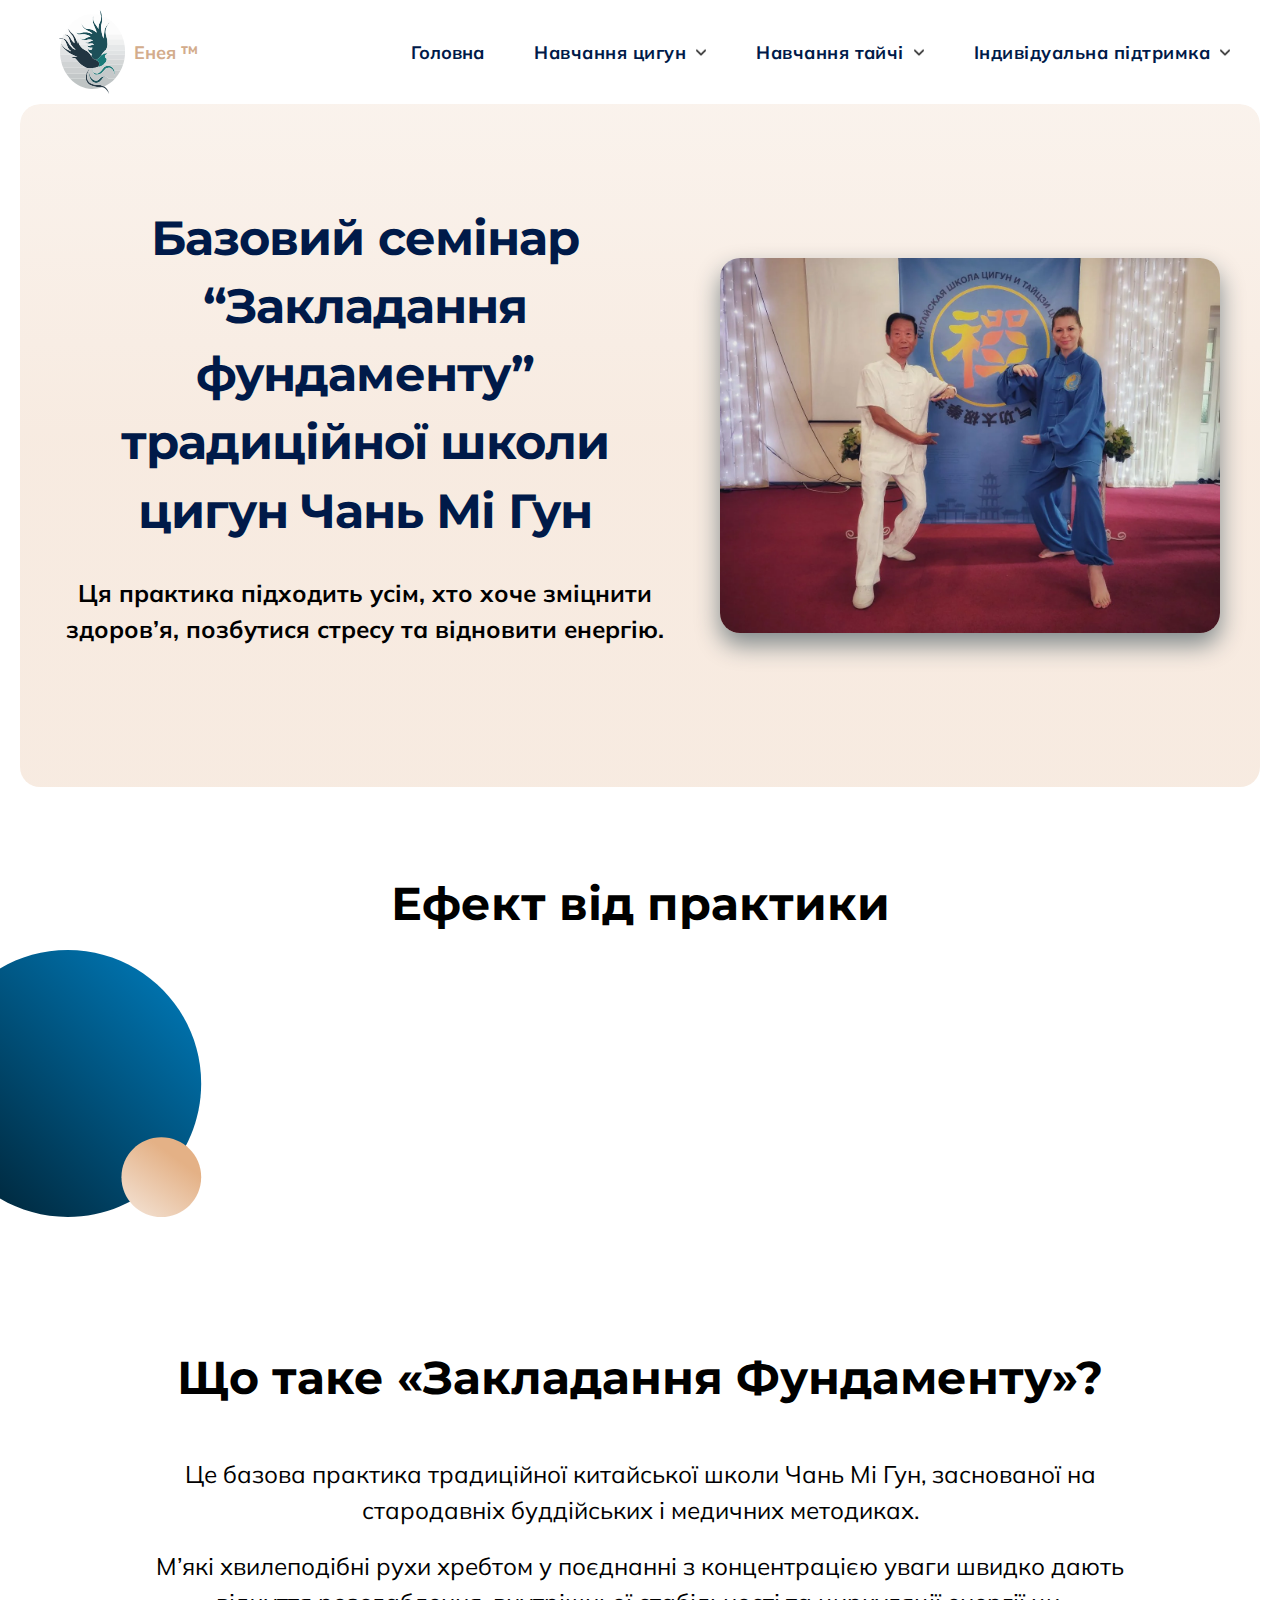
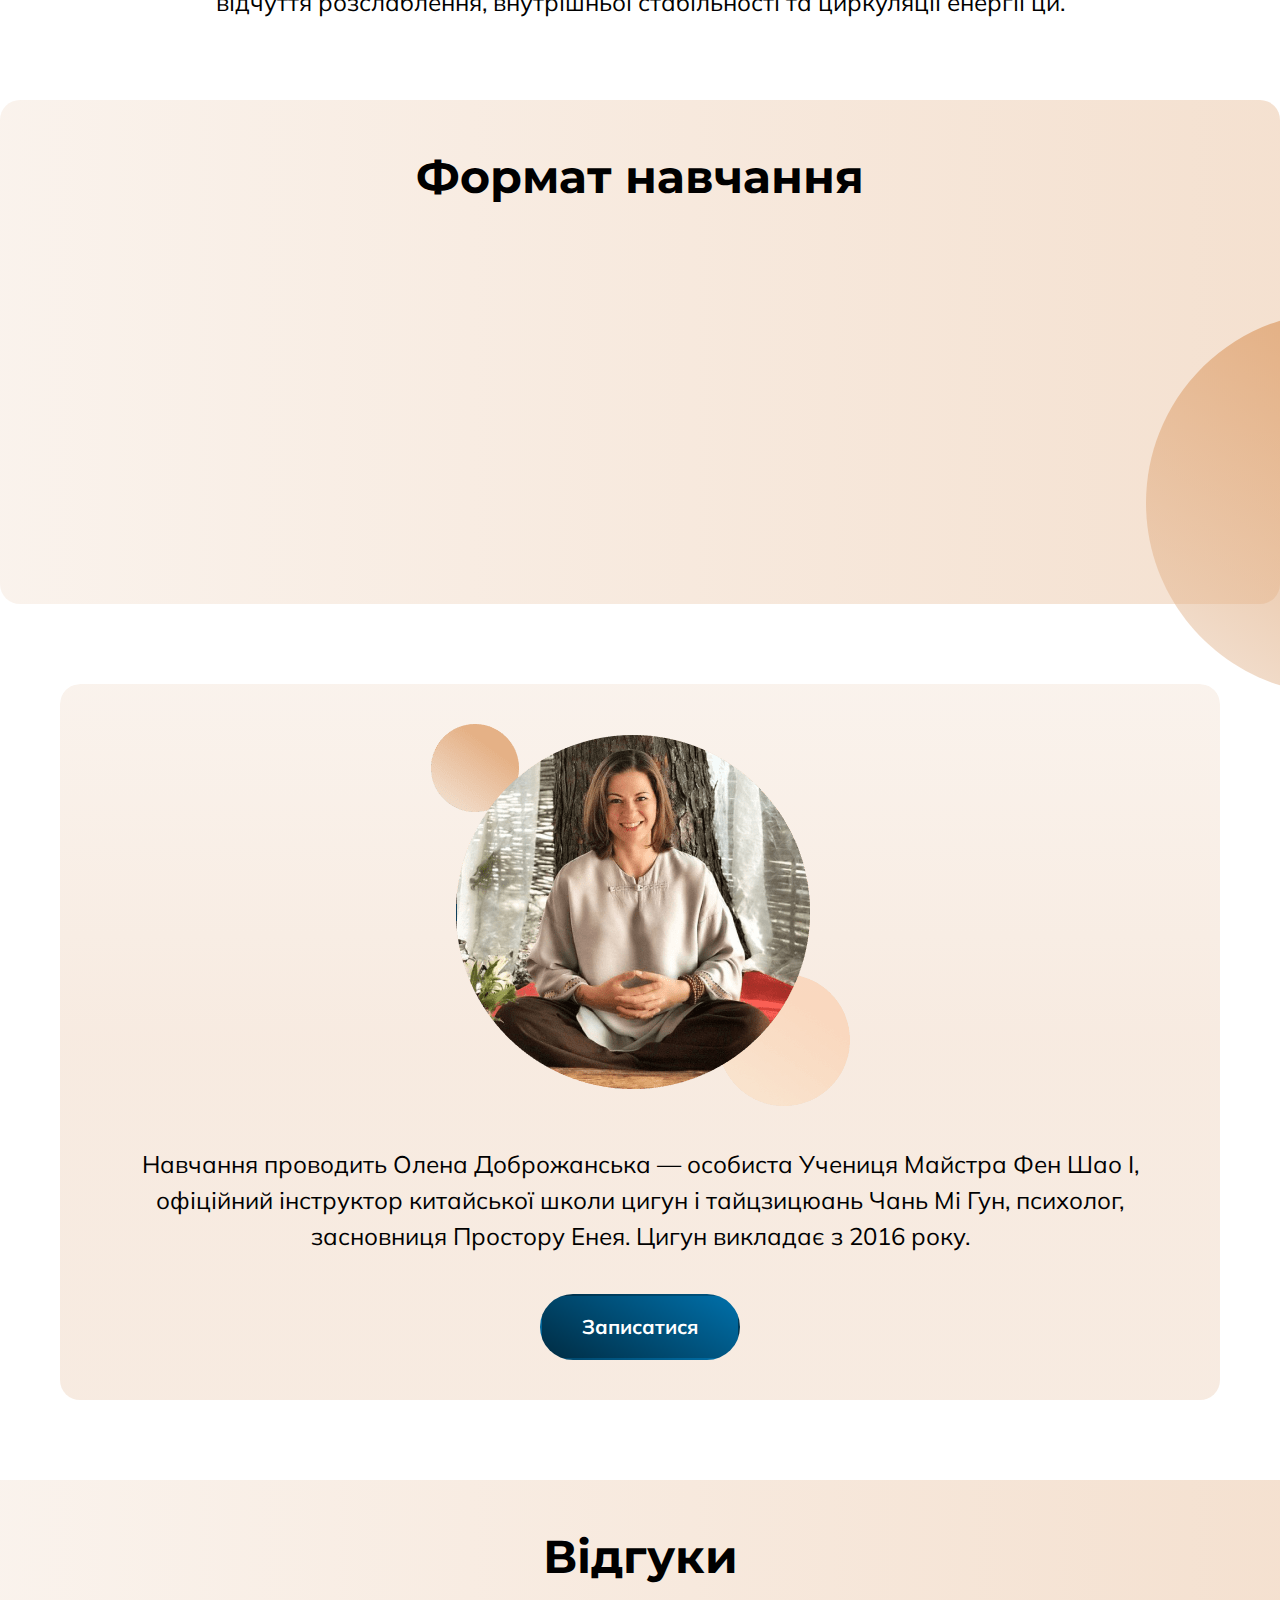
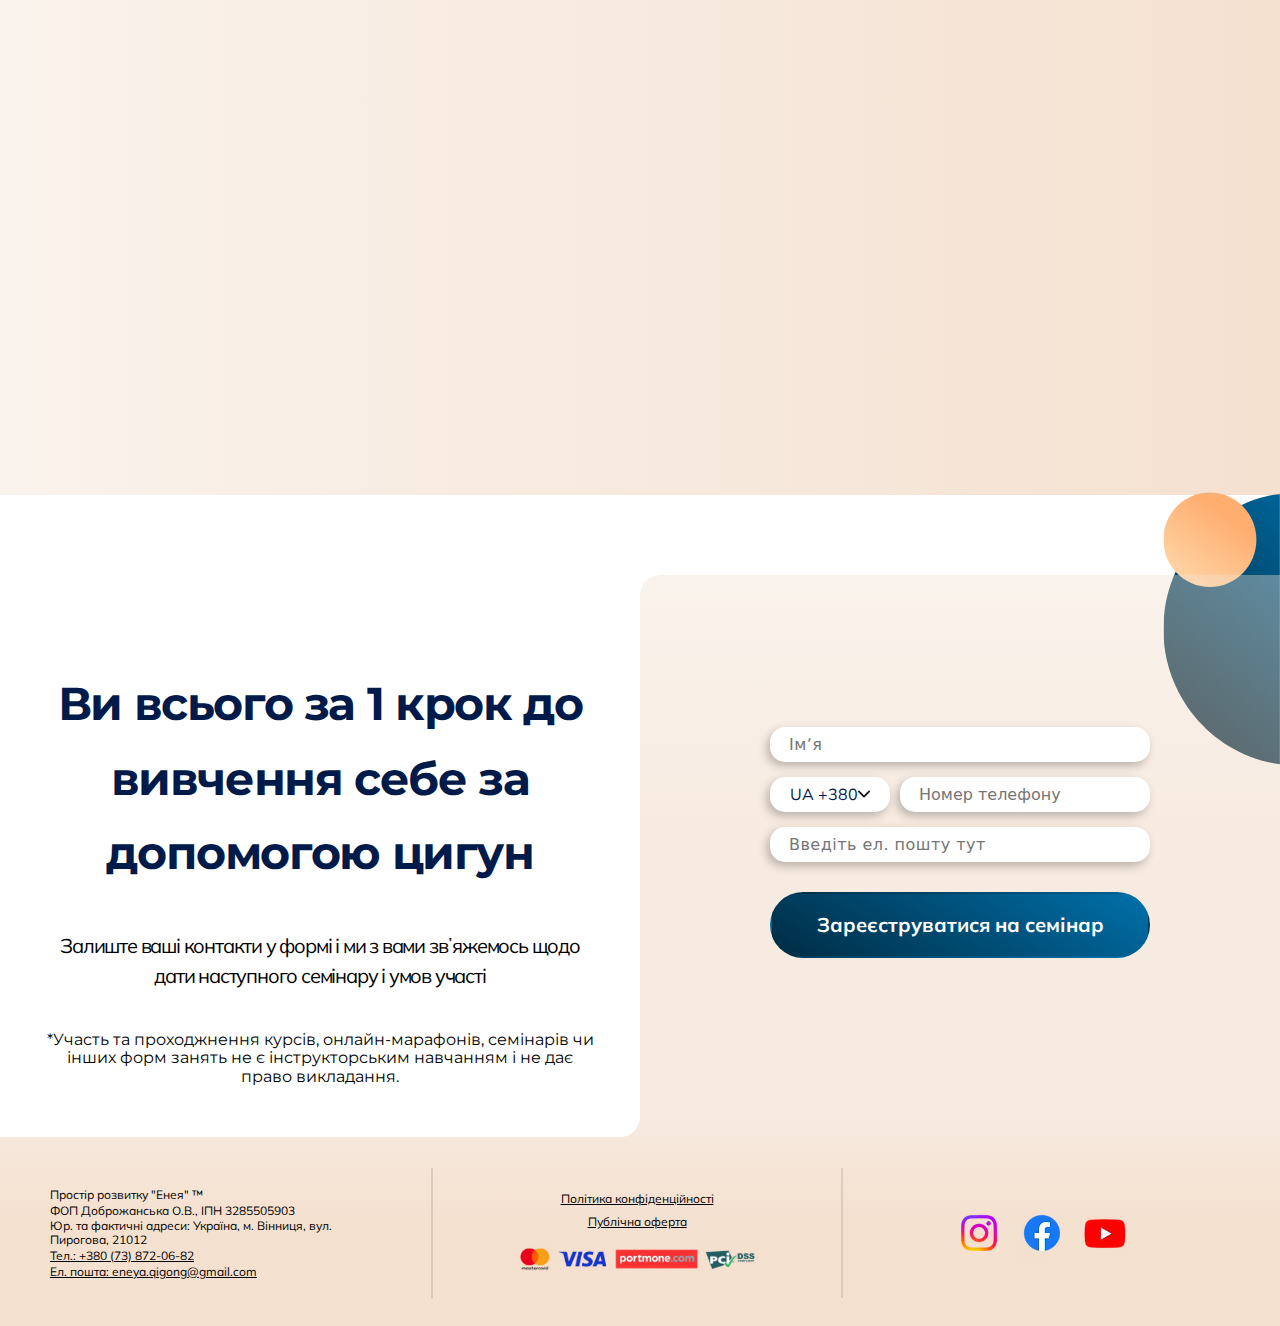
<file: chan_mi_gong_training.html>
<!doctype html>
<html lang="uk">
  <head>
    <meta charset="UTF-8" />
    <meta name="viewport" content="width=device-width, initial-scale=1.0" />
    <meta
      name="description"
      content="Цигун онлайн-курс “Ба Дуань Цзінь” — 52 хвилини відеоуроків, демонстрації та гайд. Знімай стрес, покращуй сон і здоров’я. Доступ до матеріалів курсу не обмежений по часу."
    />
    <meta
      property="og:description"
      content="Цигун онлайн-курс “Ба Дуань Цзінь” — 52 хвилини відеоуроків, демонстрації та гайд. Знімай стрес, покращуй сон і здоров’я. Доступ до матеріалів курсу не обмежений по часу."
    />
    <meta
      name="image"
      property="og:image"
      content="https://eneya.com.ua/img/logo_eneya.png"
    />
    <meta property="og:type" content="website" />
    <meta property="og:url" content="https://eneya.com.ua" />
    <meta property="og:title" content="Простір розвитку 'Енея' тм" />
    <title>Енея</title>
    <link rel="icon" href="./img/logo.ico" type="image/x-icon" />
    <link rel="preconnect" href="https://fonts.googleapis.com" />
    <link rel="preconnect" href="https://fonts.gstatic.com" crossorigin />
    <link
      href="https://fonts.googleapis.com/css2?family=Montserrat:ital,wght@0,100..900;1,100..900&display=swap"
      rel="stylesheet"
    />
    <link
      href="https://fonts.googleapis.com/css2?family=Mulish:ital,wght@0,200..1000;1,200..1000&display=swap"
      rel="stylesheet"
    />
    <link
      rel="stylesheet"
      href="https://cdn.jsdelivr.net/npm/modern-normalize@2.0.0/modern-normalize.min.css"
    />
    <link rel="stylesheet" href="./style/general.css" />
    <link rel="stylesheet" href="./style/main.css" />
  </head>
  <body>
    <header class="header">
      <div class="wrapp_header container">
        <a class="block_logo" href="/" aria-label="На головну сторінку">
          <img src="./img/logo.svg" alt="Logo" width="84" height="84" />
          <p class="logo_text">Енея ™</p>
        </a>
        <nav class="nav">
          <a href="/">Головна</a>
          <ul class="nav_list">
            <li>
              <div class="select_course" tabindex="0">
                <div class="btn_cours">
                  <p>Навчання цигун</p>
                  <img
                    src="./img/arrowWhite.svg"
                    alt="arrow"
                    width="10"
                    height="15"
                  />
                </div>
                <ul class="drop_list">
                  <li>
                    <a href="./qigong_marathon.html"
                      >Онлайн-марафон цигун 21 день</a
                    >
                  </li>
                  <li>
                    <a href="./qigong.html">Відезапис курсу "Ба Дуань Цзінь"</a>
                  </li>

                  <li>
                    <a href="./chan_mi_gong_training.html"
                      >Семінари школи "Чань Мі Гун"</a
                    >
                  </li>
                </ul>
              </div>
            </li>
            <li>
              <div class="select_course" tabindex="0">
                <div class="btn_cours">
                  <p>Навчання тайчі</p>
                  <img
                    src="./img/arrowWhite.svg"
                    alt="arrow"
                    width="10"
                    height="15"
                  />
                </div>
                <ul class="drop_list drop_list2">
                  <li>
                    <a href="./tai_chi.html"
                      >Відеозапис курсу тайчі "Па Фа У Бу"</a
                    >
                  </li>
                  <li>
                    <a href="./tai_chi_training.html"
                      >Офлайн заняття з тайчі в Києві</a
                    >
                  </li>
                </ul>
              </div>
            </li>
            <li>
              <div class="select_course" tabindex="0">
                <div class="btn_cours">
                  <p>Індивідуальна підтримка</p>
                  <img
                    src="./img/arrowWhite.svg"
                    alt="arrow"
                    width="10"
                    height="15"
                  />
                </div>
                <ul class="drop_list drop_list3">
                  <li>
                    <a href="./psychology.html">Психологічні консультації</a>
                  </li>
                  <li><a href="./coaching.html">Коучинг</a></li>
                </ul>
              </div>
            </li>
          </ul>
        </nav>
        <nav class="nav_mob">
          <a href="/">Головна</a>
          <ul>
            <li>
              <p class="nav_mob_block">Навчання цигун</p>

              <ul>
                <li>
                  <a href="./qigong_marathon.html"
                    >Онлайн-марафон цигун 21 день</a
                  >
                </li>
                <li>
                  <a href="./qigong.html">Відезапис курсу "Ба Дуань Цзінь"</a>
                </li>

                <li>
                  <a href="./chan_mi_gong_training.html"
                    >Семінари школи "Чань Мі Гун"</a
                  >
                </li>
              </ul>
            </li>
            <li>
              <p class="nav_mob_block">Навчання тайчі</p>

              <ul>
                <li>
                  <a href="./tai_chi.html"
                    >Відеозапис курсу тайчі "Па Фа У Бу"</a
                  >
                </li>
                <li>
                  <a href="./tai_chi_training.html"
                    >Офлайн заняття з тайчі в Києві</a
                  >
                </li>
              </ul>
            </li>
            <li>
              <p class="nav_mob_block">Індивідуальна підтримка</p>
              <ul>
                <li>
                  <a href="./psychology.html">Психологічні консультації</a>
                </li>
                <li><a href="./coaching.html">Коучинг</a></li>
              </ul>
            </li>
          </ul>
        </nav>
        <button class="burger" aria-label="Відкрити меню">
          <span></span>
          <span></span>
          <span></span>
        </button>
      </div>
    </header>
    <main class="main">
      <section class="chan_section">
        <div class="container chan_container">
          <div class="chan_wrap">
            <div class="chan_text">
              <h1 class="tai_title wrapp_main_title">
                Базовий семінар “Закладання фундаменту” традиційної школи цигун
                Чань Мі Гун
              </h1>

              <p class="wrapp_main_text wrapp_main_text_chan">
                Ця практика підходить усім, хто хоче зміцнити здоров’я,
                позбутися стресу та відновити енергію.
              </p>
            </div>
            <picture>
              <source srcset="./img/chan.webp" type="image/webp" />
              <img
                class="chan_img"
                src="./img/chan.JPG"
                alt="Chan_mi_gong"
                width="300px"
              />
            </picture>
          </div>
        </div>
        <img
          class="decoration_images_main chan_deco"
          src="./img/decoration1.svg"
          alt="Тай Чі"
          width="178"
          height="167"
        />
      </section>
      <section class="chan_info">
        <div class="container chan_info_wrap">
          <h2 class="consumer_title">Ефект від практики</h2>
          <ul class="consumer_list">
            <li class="item_consumer_text">
              <p>
                Допомагає при проблемах з хребтом, суглобами, серцево-судинною,
                нервовою та ендокринною системами.
              </p>
            </li>
            <li class="item_consumer_text">
              <p>Знімає хронічну втому, тривожність, покращує сон і настрій.</p>
            </li>
            <li class="item_consumer_text">
              <p>
                Розвиває увагу, пам’ять, інтуїцію, відновлює нервову систему.
              </p>
            </li>
          </ul>
        </div>
      </section>
      <section class="chan_foundation">
        <div class="container chan_foundation_wrap">
          <h2 class="consumer_title">Що таке «Закладання Фундаменту»?</h2>
          <p class="approach_text">
            Це базова практика традиційної китайської школи Чань Мі Гун,
            заснованої на стародавніх буддійських і медичних методиках.
          </p>
          <p>
            М’які хвилеподібні рухи хребтом у поєднанні з концентрацією уваги
            швидко дають відчуття розслаблення, внутрішньої стабільності та
            циркуляції енергії ци.
          </p>
        </div>
      </section>
      <section class="tai_price_section">
        <div class="container left_block for_adapt_height">
          <img
            class="decoration_images_main_right"
            src="./img/decoration2.svg"
            alt="Тай Чі"
            width="51"
            height="152"
          />
          <h2 class="block_text">Формат навчання</h2>

          <ul class="consumer_list consumer_lesson">
            <li class="item_consumer_text item_consumer_lesson">
              <p>• 5 днів по 2 години (теорія + практика);</p>
            </li>
            <li class="item_consumer_text item_consumer_lesson">
              <p>
                • За цей час ви повністю освоїте комплекс і зможете практикувати
                його самостійно;
              </p>
            </li>
            <li class="item_consumer_text item_consumer_lesson">
              <p class="consumer_text_last">
                • Отримаєте унікальний інструмент самодопомоги, який залишиться
                з вами на все життя.
              </p>
            </li>
          </ul>

          <!-- <ul class="tai_info_time tai_info_price">
            <li>
              <p>5 днів по 2 години (теорія + практика)</p>
            </li>
            <li>
              <p>
                За цей час ви повністю освоїте комплекс і зможете практикувати
                його самостійно
              </p>
            </li>
            <li>
              <p>
                Отримаєте унікальний інструмент самодопомоги, який залишиться з
                вами на все життя
              </p>
            </li>
          </ul> -->
        </div>
      </section>
      <section class="tai_location_section tai_location_chan">
        <div class="tai_location_wrap container">
          <h2 hidden class="block_text">Вчитель</h2>
          <picture class="teacher_img_chan">
            <source srcset="./img/Instructor.webp" type="image/webp" />
            <img
              class="teacher_img_chan"
              src="./img/Instructor.png"
              alt="Instructor"
              width="290"
              height="265"
            />
          </picture>

          <p class="tai_location2">
            Навчання проводить Олена Доброжанська — особиста Учениця Майстра Фен
            Шао І, офіційний інструктор китайської школи цигун і тайцзицюань
            Чань Мі Гун, психолог, засновниця Простору Енея. Цигун викладає з
            2016 року.
          </p>
          <a href="#formSection" class="telegram_btn_marathon"> Записатися </a>
        </div>
      </section>

      <section class="wrapp_feedback_block wrapp_feedback_block_chan">
        <div class="container feedback_container">
          <h2 class="feedback_title">Відгуки</h2>
          <div class="feedback_scroller wrapp_feedback_item">
            <ul
              class="wrapp_feedback_items wrapp_feedback_item wrapp_feedback_part"
            >
              <li class="feedback_item">
                <p class="feedback">
                  “Займаюсь з Оленою два роки після семінару. Переваги не
                  вистачить символів в коментарі, перерахувати. Але коротко
                  складу, що це не просто практика, це спосіб життя, мислення,
                  який робить тебе здоровішим, продуктивнішим, допомогає
                  пізнавати себе. Рекомендую всім.”
                </p>
              </li>
              <li class="feedback_item">
                <p class="feedback">
                  “Мої щирі рекомендації проходила семінар два рази, і вже два
                  роки як знаходжусь в егрегорі Школи Чань Мі Гун. Життя
                  змінилося, звички змінилися, світосприйняття змінилося,
                  зʼявляється якась внутрішня опора і розвиток, який ніколи не
                  закінчується. Дуже вдячна Олені, що відкрила для мене цей шлях
                  і собі, що два роки тому почула несподіваний внутрішній поклик
                  пройти цей семінар і пішла за ним, зовсім не розуміючи на той
                  момент навіщо. Тепер розумію”
                </p>
              </li>
              <li class="feedback_item">
                <p class="feedback">
                  “Я теж щиро рекомендую семінар. Це дійсно фундамент для
                  оновлення, росту та змін. І це чи не найкорисніше, що я могла
                  зробити для себе. А найкрутіше те, що після завершення
                  семінару все тільки починається!”
                </p>
              </li>
            </ul>
          </div>
        </div>
      </section>

      <section class="wrapp_block_form wrapp_block_form_chan" id="formSection">
        <div class="container form_container">
          <div class="right_block_form right_block_form3">
            <h2>Ви всього за 1 крок до вивчення себе за допомогою цигун</h2>
            <p class="form_info form_info_chan">
              Залиште ваші контакти у формі і ми з вами звʼяжемось щодо дати
              наступного семінару і умов участі
            </p>
            <p class="form_notice">
              *Участь та проходжнення курсів, онлайн-марафонів, семінарів чи
              інших форм занять не є інструкторським навчанням і не дає право
              викладання.
            </p>
          </div>
          <div class="left_block_form">
            <form
              class="form"
              id="formInfo"
              action="https://script.google.com/macros/s/AKfycbx0uh9F9ytuMHu6w3QAlTD1z7FN2o2LRZOQUVtCIdLQ0_JohaNjhZLiZQepNHk_L8JrRA/exec"
              method="POST"
            >
              <div>
                <label class="label" for="name">Введіть імʼя</label>
                <input
                  id="name"
                  name="name"
                  type="text"
                  placeholder="Імʼя"
                  required
                />
              </div>
              <div class="block_number">
                <label class="label" for="phone_region" id="phone_region_label"
                  >Оберіть код країни</label
                >
                <select
                  name="phone_region"
                  id="phone_region"
                  aria-labelledby="phone_region_label"
                >
                  <option value="UA +380">UA +380</option>
                </select>
                <label class="label" for="phone">Введіть номер телефону</label>
                <input
                  id="phone"
                  name="phone"
                  type="tel"
                  placeholder="Номер телефону"
                  required
                />
              </div>
              <label class="label" for="email">Введіть електрону пошту</label>
              <input
                id="email"
                name="email"
                type="email"
                placeholder="Введіть ел. пошту тут"
                required
              />
              <input type="hidden" name="course" value="Чань Мі Гун" />
              <button class="submit_form_btn" id="submit_form_btn">
                <span> Зареєструватися на семінар</span>
              </button>
            </form>
          </div>
          <img
            class="last_right_deko last_right_second"
            src="./img/last_right_deko.svg"
            alt="Тай Чі"
            width="73"
            height="208"
          />
        </div>
      </section>
    </main>
    <footer class="wrapp_footer_block">
      <div class="container footer_container">
        <div class="wrapp_footer">
          <div class="polyci_wrap">
            <ul class="polyci_block">
              <li id="polyci">
                <button class="footer_link">Політика конфіденційності</button>
              </li>
              <li id="offerta">
                <button class="footer_link">Публічна оферта</button>
              </li>
            </ul>
            <img
              class="payment_icon"
              src="./img/payment.png"
              alt="payment"
              width="100"
              height="20"
            />
          </div>
          <hr class="line" />
          <div class="info_block">
            <p>Простір розвитку "Енея" ™</p>
            <p class="IPN">ФОП Доброжанська О.В., ІПН 3285505903</p>
            <p>
              Юр. та фактичні адреси: Україна, м. Вінниця, вул. Пирогова, 21012
            </p>
            <a class="link" href="tel:+380738720682"
              >Тел.: +380 (73) 872-06-82</a
            >
            <a class="link" href="mailto:eneya.qigong@gmail.com"
              >Ел. пошта: eneya.qigong@gmail.com</a
            >
          </div>
          <hr class="line" />
          <div class="social_media_block">
            <div class="block_social_icon">
              <a
                href="https://www.instagram.com/olena_dobrozhanska/"
                rel="noopener noreferrer"
                target="_blank"
                ><img
                  src="./img/instagramm.png"
                  alt="instagramm"
                  width="48"
                  height="48"
              /></a>
              <a
                href="https://www.facebook.com/ProstirEneya"
                rel="noopener noreferrer"
                target="_blank"
                ><img
                  src="./img/facebook.png"
                  alt="facebook"
                  width="48"
                  height="48"
              /></a>
              <a
                href="https://www.youtube.com/@Olena_Dobrozhanska"
                rel="noopener noreferrer"
                target="_blank"
                ><img
                  src="./img/youtube.png"
                  alt="youtube"
                  width="48"
                  height="48"
              /></a>
            </div>
          </div>
        </div>
      </div>

      <div id="offerta_visib" class="policy_wrapp">
        <p id="close_modal_policy">X</p>
        <h3>Договір про надання послуг (публічна оферта)</h3>
        <ul>
          <li>1. ЗАГАЛЬНІ ПОЛОЖЕННЯ</li>
          <li>
            1.1. Фізична особа підприємець Доброжанська Олена Вікторівна (далі -
            Виконавець), пропонує будь-якій фізичній або юридичній особі (далі -
            Замовник) укласти цей Договір на визначених у ньому умовах.
          </li>
          <li>
            1.2. Відповідно до статті 633 Цивільного кодексу України цей договір
            є публічною офертою (публічним договором), і в разі прийняття його
            умов (акцепту) Замовник зобов'язується сумлінно їх виконувати.
          </li>
          <li>
            1.2.1. Акцептом цієї Оферти вважається 100% оплата Послуг, що
            продаються на web-сторінках інформаційного ресурсу, об'єднаних
            адресним доменом
            <a href="https://www.eneya.com.ua">https://www.eneya.com.ua</a>
            (далі - Сайт) в порядку, передбаченому Публічної офертою.
          </li>
          <li>
            1.3. Незгода з визначеними в цьому Договорі умовами тягне
            неможливість надання Виконавцем послуг.
          </li>
          <li>
            1.4. Замовник надає дозвіл Виконавцю на обробку своїх персональних
            даних відповідно до Закону України «Про захист персональних даних».
          </li>
          <li>
            1.5. Адміністрація Сайту залишає за собою право вносити зміни в
            Оферту, в зв'язку з чим, Клієнт зобов'язується регулярно
            відслідковувати зміни в Оферті, яка розміщена на Сайті.
          </li>
          <li>2. ПРЕДМЕТ ДОГОВОРУ</li>
          <li>
            2.1. Виконавець відповідно до умов цього Договору надає Замовнику
            доступ до матеріалів і сервісів Сайту, детальний опис яких міститься
            на Сайті.
          </li>
          <li>
            2.2. Факт оплати Замовником послуг свідчить про безумовне прийняття
            Замовником умов, визначених у цьому Договорі.
          </li>
          <li>
            2.3. Вартість послуг визначається в залежності від обраного
            матеріалу і тарифу, якщо такий передбачений.
          </li>
          <li>
            2.4. Ухвалення цієї Оферти і відповідно, укладення цього Договору
            означає, що Замовник, в необхідній для нього мірі, ознайомився з
            умовами цього договору (далі - Оферти) і тарифними пакетами,
            розміщеними на Сайті.
          </li>
          <li>3. ПРАВА ТА ОБОВ'ЯЗКИ ВИКОНАВЦЯ</li>
          <li>3.1. Виконавець зобов'язується:</li>
          <li>
            3.1.1. На підставі цього Договору та після оплати вартості обраного
            Замовником тарифного пакету, надати йому послуги певного тарифного
            пакету в термін, зазначений на Сайті.
          </li>
          <li>
            3.1.2. Забезпечити безперервність доступів до матеріалів відповідно
            до обраного Замовником матеріалу чи тарифного пакету.
          </li>
          <li>
            3.1.3. Своєчасно повідомляти Замовника про перенесення або зміну
            передбачених тарифним пакетом послуг з одночасним повідомленням
            дати, на яку перенесена зазначена послуга.
          </li>
          <li>
            3.1.4. Надавати Замовнику послуги згідно з умовами цього Договору.
          </li>
          <li>
            3.1.5. Зберігати в конфіденційності персональні дані Клієнта
            відповідно до Політики конфіденційності. Не вважається порушенням
            надання адміністрацією сайту інформації агентам і третім особам, що
            діють на підставі договору з адміністрацією сайту, для виконання
            зобов'язань перед Клієнтом.
          </li>
          <li>3.2. Виконавець має право:</li>
          <li>
            3.2.1. Призупинити/припинити надання Замовнику послуг в
            односторонньому порядку в наступних випадках:
          </li>
          <li>
            - замовник передає або доведено має доведений намір передавати
            матеріали третім особам, у тому числі через корпоративну пошту, до
            якої має доступ необмежена кількість осіб;
          </li>
          <li>- замовник порушив умови цього Договору;</li>
          <li>
            - замовник вчинив дії, які перешкоджають функціонуванню
            Інтернет-магазину або внутрішніх каналів зв'язку, в тому числі дії
            незаконного або аморального характеру, або порушують громадський
            порядок, посягають на честь і гідність громадян і підприємств та/або
            викликають їхні скарги, поширення в мережі вірусів або інших
            небажаних компонентів, вчинення дій, спрямованих на отримання
            конфіденційної інформації або інформації зі спеціальним доступом;
          </li>
          <li>
            3.2.2. В односторонньому порядку розірвати цей Договір достроково в
            разі невиконання Замовником його умов, зокрема пунктів 4.1.1, 4.1.4
            - 4.1.5 цього Договору, та/або систематичного невиконання Замовником
            правил поведінки.
          </li>
          <li>
            3.2.3. Вносити в односторонньому порядку зміни до цього Договору, а
            також вартість послуг з попередньою їх публікацією на Сайті. При
            цьому внесення змін до вже наданих послуг не допускається.
          </li>
          <li>
            3.2.4. Вимагати від Замовника відшкодування шкоди, заподіяної діями
            Замовника.
          </li>
          <li>4. ПРАВА ТА ОБОВ'ЯЗКИ ЗАМОВНИКА</li>
          <li>4.1. Замовник зобов'язаний:</li>
          <li>
            4.1.1. Сумлінно виконувати умови цього Договору, дотримуватися
            правил поведінки і своєчасно внести плату за послуги за обраним
            тарифним пакетом.
          </li>
          <li>
            4.1.2. Користувач має право використовувати інформаційний ресурс в
            повному обсязі, в порядку та на умовах, передбачених цією офертою.
            Детальний опис послуг та їх склад визначається замовленим тарифним
            пакетом, який постійно знаходиться на Сайті.
          </li>
          <li>
            4.1.3. Дотримуватися правил поведінки на Сайті і проявляти повагу до
            Виконавця, інших учасників.
          </li>
          <li>
            4.1.4. При отриманні послуг не робити несанкціонованої розсилки
            листів (спам), не здійснювати неавторизований доступ до комп'ютерних
            систем, програмного забезпечення, даних і інших матеріалів,
            захищених авторським правом, не копіювати і не поширювати їх.
          </li>
          <li>
            4.1.5. Будь-які матеріали, отримані Замовником від Виконавця в
            рамках надаваних Послуг, можуть використовуватися Клієнтом тільки в
            особистих цілях і не можуть передаватися третім особам. Замовнику
            забороняється відтворювати, повторювати і копіювати, продавати і
            перепродавати матеріали, надані Виконавцем в рамках надаваних
            Послуг.
          </li>
          <li>
            4.1.6. Участь та проходжнення курсів, онлайн-марафонів, семінарів чи
            інших форм занять не є інструкторським навчанням і не дає право
            викладання.
          </li>
          <li>4.2. Замовник має право:</li>
          <li>4.2.1. Отримувати послуги, передбачені цим Договором.</li>
          <li>4.2.2. Вимагати дотримання Виконавцем умов цього Договору.</li>
          <li>
            4.2.3. Вносити оплату Виконавцю за послуги, відповідно до обраного
            тарифного пакету, будь-яким з передбачених чинним законодавством
            України способом.
          </li>
          <li>
            4.2.4. Розірвати цей Договір в односторонньому порядку і відмовитися
            від надання послуг, безпосередньо через Сайт в особистому кабінеті.
            Доступ до всіх сервісів, матеріалів, записів, що надаються в рамках
            Сайту, залишиться до кінця вже оплаченого періоду.
          </li>
          <li>5. ПОРЯДОК РОЗРАХУНКІВ</li>
          <li>
            5.1. Послуги за цим Договором надаються на умовах 100-відсоткової
            оплати одного з тарифних пакетів або вартості матеріалів чи доступу
            до сервісів сайту.
          </li>
          <li>
            5.2. Виконавець не несе відповідальності за порядок
            перерахування/зарахування коштів. Безпека, а також інші умови
            використання обраних Замовником способів оплати виходять за рамки
            Договору і регулюються угодами з відповідними платіжними
            інтеграторами. Замовник самостійно несе відповідальність за помилки,
            які допущені ним при оплаті Послуг. Виконавець не несе
            відповідальність за збитки чи інші несприятливі наслідки, які можуть
            виникнути у Замовника та/або третіх осіб у разі неправильного
            написання призначення платежу.
          </li>
          <li>
            5.3. Моментом оплати вважається момент зарахування грошових коштів
            на розрахунковий рахунок Виконавця.
          </li>
          <li>
            5.4. При замовленні тарифного пакету користувач вносить плату і
            оплачує послуги, заповнивши фрейм платіжної системи (спеціальну
            форму) і натиснувши кнопку оплатити.
          </li>
          <li>5.5. Інформаційний товар не підлягає поверненню.</li>
          <li>6. ПОРЯДОК НАДАННЯ ПОСЛУГ</li>
          <li>
            6.1. На Сайті надається доступ до матеріалів, вебінарів,
            відеозаписів курсів, на умовах, передбачених цією офертою.
          </li>
          <li>
            6.2. Терміни надання Послуг з отримання доступу до матеріалів Сайту
            вказуються в описі Послуги, розміщеній на Сайті.
          </li>
          <li>
            6.3. У разі якщо Послуга надається в конкретний період часу,
            вказаний на сторінці опису Послуги на Сайті, а Клієнт не скористався
            Послугою в ці зазначені дати, то в інші дати для Клієнта Послуга
            повторно надаватися не буде.
          </li>
          <li>7. ВІДПОВІДАЛЬНІСТЬ</li>
          <li>
            7.1. За невиконання або неналежне виконання умов цього Договору
            Виконавець і Замовник несуть відповідальність, передбачену цим
            Договором та чинним законодавством України.
          </li>
          <li>
            7.2. Замовник усвідомлює, що порушення ним умов цього Договору
            призводить до його розірвання Виконавцем в односторонньому порядку з
            наступним припиненням/призупиненням надання послуг.
          </li>
          <li>
            7.3. Виконавець не несе відповідальності за невідповідність наданих
            Послуг очікуванням Замовника. При цьому суб'єктивна негативна оцінка
            Замовником наданих Виконавцем Послуг не є підставою вважати Послуги,
            не наданими або наданими неналежно.
          </li>
          <li>
            7.4. Ніяка інформація, матеріали та/або консультації, що надаються
            Виконавцем в рамках надання послуг за цим договором, не можуть
            розглядатися як гарантії. Прийняття рішень на основі всієї наданої
            Виконавцем інформації знаходиться у виключній компетенції Замовника.
            Замовник приймає на себе повну відповідальність і ризики, пов'язані
            з використанням інформації та матеріалів, наданих Виконавцем в
            рамках виконання своїх зобов'язань за цим Договором.
          </li>
          <li>
            7.5. Замовник несе повну відповідальність за незаконний доступ і
            здійснення несанкціонованого втручання в роботу комп'ютерів, систем
            та комп'ютерної мережі відповідно до чинного законодавства України.
          </li>
          <li>
            7.6. У разі порушення Замовником умов Договору Виконавець
            звільняється від виконання взятих на себе за цим Договором
            зобов'язань.
          </li>
          <li>8. ФОРС-МАЖОР</li>
          <li>
            8.1. Виконавець і Замовник звільняються від відповідальності за
            повне або часткове невиконання своїх зобов'язань за цим Договором,
            якщо це стало наслідком обставин непереборної сили, що виникли після
            набрання чинності цим Договором в результаті подій надзвичайного
            характеру, які не могли бути передбачені і які неможливо було
            запобігти розумними заходами.
          </li>
          <li>9. ТЕРМІН ДІЇ ДОГОВОРУ</li>
          <li>
            9.1. Договір набуває чинності з моменту оплати послуг Замовником
            Виконавцю.
          </li>
          <li>10. ЗАХИСТ АВТОРСЬКИХ ПРАВ</li>
          <li>
            10.1. Сукупність інформації, текстів, графічних елементів, дизайну,
            зображень, фото та відеоматеріалів, і інших результатів
            інтелектуальної діяльності, викладених на Сайті, захищена авторським
            правом, правом на торгову марку та іншими правами на результати
            інтелектуальної діяльності. Зазначені права є дійсними і
            охороняються у всіх формах, на всіх носіях і по відношенню до всіх
            технологій, як існуючих в даний час, так і розроблених або створених
            згодом. Ніякі права на вміст сайту, незважаючи на все інше,
            аудіовізуальні твори, текстові та графічні матеріали, програми для
            ЕОМ, товарні знаки не переходять до Замовника в результаті
            користування Сайтом і укладення цього договору.
          </li>
          <li>
            10.2. У разі порушення Замовником положень цього договору, що
            стосуються захисту авторських прав Виконавця, останній має право
            вимагати виплати компенсації в стократному розмірі від вартості
            товару, за кожен випадок порушення, а також компенсації усіх
            завданих збитків, включаючи упущену вигоду.
          </li>
          <li>11. ВИРІШЕННЯ СПОРІВ</li>
          <li>
            11.1. Всі суперечки і розбіжності, що виникли з приводу виконання
            умов цього Договору, підлягають вирішенню шляхом переговорів на
            підставі письмової заяви (претензії) Замовника.
          </li>
          <li>
            11.2. Виконавець після отримання від Замовника послуг заяви
            (претензії), зобов'язаний протягом 10 (десяти) робочих днів
            задовольнити заявлені вимоги чи направити Замовнику мотивовану
            відмову.
          </li>
          <li>
            11.3. У разі якщо спір, який виник, не буде врегульовано в
            претензійному порядку, Замовник або Виконавець має право звернутися
            до суду за місцем знаходження Виконавця.
          </li>
          <li>
            11.4. Замовник послуг гарантує, що всі умови цього Договору йому
            зрозумілі, і він приймає їх безумовно і в повному обсязі.
          </li>
          <li>12. РЕКВІЗИТИ</li>
          <li>Виконавець</li>
          <li>Фізична особа-підприємець Доброжанська Олена Вікторівна</li>
          <li>
            Рахунок UA833220010000026003330084646 в АТ “УНІВЕРСАЛ БАНК” МФО
            322001
          </li>
          <li>
            Свідоцтво, реєстраційний номер запису 022823062336, видане ГУ ДПС У
            ВІННИЦЬКІЙ ОБЛАСТІ (ВІННИЦЬКА ДПІ М.ВІННИЦЯ).
          </li>
          <li>«31» березня 2023 р. Ідентифікаційний номер 3285505903</li>
          <li>eneya.qigong@gmail.com</li>
        </ul>
      </div>
      <div class="overlay"></div>

      <div id="visib_policy_two" class="policy_wrapp">
        <p id="close_modal_policy2" class="close_modal_policy">X</p>
        <h3>Політика конфіденційності</h3>
        <ul>
          <li>
            Політика обробки персональних даних (далі - Політика) розроблена
            відповідно до Закону України «Про захист персональних даних».
          </li>
          <li>
            Політика визначає порядок обробки персональних даних та заходи щодо
            забезпечення безпеки персональних даних користувачів сайту з метою
            захисту прав і свобод людини і громадянина при обробці його
            персональних даних, в тому числі захисту прав на недоторканність
            приватного життя, особисту і сімейну таємницю.
          </li>
          <li>
            Оператор зобов'язаний опублікувати або іншим чином забезпечити
            необмежений доступ до цієї Політики обробки персональних даних.
          </li>
          <li>
            Політика розміщена на сайті
            <a href="https://www.eneya.com.ua">https://www.eneya.com.ua</a> у
            відкритому доступі і призначена для всіх користувачів сайту.
            Користуючись сайтом, користувач, замовник підтверджує, що
            ознайомився з цією політикою і повністю згоден з усіма її умовами.
          </li>
          <li>
            Використовуючи інтернет-сайт і/або надаючи Оператору персональні
            дані, користувач висловлює згоду на автоматизовану і
            неавтоматизовану обробку своїх персональних даних відповідно до
            Закону України «Про захист персональних даних».
          </li>
          <li>ТЕРМІНИ ТА ВИЗНАЧЕННЯ</li>

          <li>
            Оператор персональних даних - Фізична особа-підприємець Доброжанська
            Олена Вікторівна, ІПН: 3285505903.
          </li>
          <li>
            Персональні дані — відомості чи сукупність відомостей про фізичну
            особу, яка ідентифікована або може бути конкретно ідентифікована.
          </li>
          <li>
            Обробка персональних даних - будь-яка дія (операція) або сукупність
            дій (операцій), що здійснюються з використанням засобів
            автоматизації або без використання таких засобів з персональними
            даними, включаючи збір, запис, систематизацію, накопичення,
            зберігання, уточнення (оновлення, зміна), витяг, використання,
            передачу (поширення, надання, доступ), знеособлення, блокування,
            видалення, знищення персональних даних.
          </li>
          <li>
            Сайт - сукупність розміщених у мережі інтернет веб-сторінок,
            об'єднаних єдиною темою, дизайном та єдиним адресним простором
            доменів, що включає, але не обмежується наступним доменним ім'ям
            <a href="https://www.eneya.com.ua">https://www.eneya.com.ua</a>.
          </li>
          <li>1. ПРИНЦИПИ ОБРОБКИ ПЕРСОНАЛЬНИХ ДАНИХ</li>
          <li>
            1.1. Обробка персональних даних у Оператора здійснюється на основі
            наступних принципів:
          </li>
          <li>законності і справедливості;</li>
          <li>
            обмеження обробки персональних даних досягненням конкретних,
            заздалегідь визначених і законних цілей;
          </li>
          <li>
            недопущення обробки персональних даних, несумісних з цілями збору
            персональних даних;
          </li>
          <li>
            недопущення об'єднання баз даних, що містять персональні дані,
            обробка яких здійснюється в цілях, несумісних між собою;
          </li>
          <li>
            обробки тільки тих персональних даних, які відповідають цілям їх
            обробки;
          </li>
          <li>
            відповідності змісту і обсягу оброблюваних персональних даних
            заявленим цілям обробки;
          </li>
          <li>
            недопущення обробки персональних даних, надлишкових стосовно
            заявленим цілям їх обробки;
          </li>
          <li>
            забезпечення точності, достатності та актуальності персональних
            даних по відношенню до цілей обробки персональних даних;
          </li>
          <li>
            знищення або знеособлення персональних даних після досягнення цілей
            їх обробки або в разі втрати необхідності в досягненні цих цілей,
            при неможливості усунення Оператором допущених порушень персональних
            даних, якщо інше не передбачено законом.
          </li>
          <li>2. Дані, які збираються</li>
          <li>
            2.1. Всі Користувачі можуть відвідувати сайт, не розголошуючи при
            цьому будь-які персональні дані. При цьому, ненадання Користувачем
            необхідної інформації, запитуваної в відповідних секціях введення
            інформації і в інших розділах сайту, може спричинити за собою
            неможливість надання Оператором Користувачеві певних послуг.
          </li>
          <li>
            2.2. З метою надання послуг Користувачеві, а також в інших цілях,
            зазначених в Політиці, Оператор може запитувати такі дані про
            Користувача:
          </li>
          <li>Ім'я</li>
          <li>Прізвище</li>
          <li>Адреса електронної пошти</li>
          <li>Номер мобільного телефону</li>
          <li>Фотографія</li>
          <li>Ідентифікатор користувача в соц. мережі Facebook</li>
          <li>Аккаунт у соціальній мережі Instagram</li>
          <li>
            2.3. Користувач, використовуючи сайт, дає свою згоду на обробку
            зазначених даних. Користувач має право в будь-який час відкликати
            дану згоду, а також вимагати видалити/блокувати його персональні
            дані, направивши письмово повідомлення про відкликання за адресою
            eneya.qigong@gmail.com. В цьому випадку Оператор припиняє обробку і
            знищує персональні дані протягом 30 днів з моменту отримання
            відкликання. При цьому після видалення/блокування персональних даних
            користувача Оператор не надає йому більш послуги і не направляє
            розсилку. При цьому віддалені дані можуть зберігатися в системах
            третіх осіб: в кеш-пам'яті, пошукових системах, взаємопов'язаних
            проксі-серверах тощо.
          </li>

          <li>
            2.4. Користувач має право змінити (оновити, доповнити) надану їм
            персональну інформацію або її частину, направивши письмово
            повідомлення про зміни за адресою eneya.qigong@gmail.com.
          </li>

          <li>3. НЕПЕРСОНАЛЬНА ІНФОРМАЦІЯ</li>

          <li>
            3.1. При вході на сайт деяка не персональна інформація (тип
            браузера, кількість відвідувань, середня тривалість відвідування,
            відвідані сторінки) записується автоматично. Ця інформація
            використовується в цілях вдосконалення запиту, вмісту і
            функціональності сайту. Така інформація може бути в подальшому
            використана Оператором або передана третім особам.
          </li>

          <li>
            3.2. На сайті використовуються файли Cookies - це невеликі файли,
            які тимчасово зберігаються на жорсткому диску, що дозволяють
            розпізнати комп'ютер користувача при подальших відвідинах сайту.
            Сайт використовує cookies виключно в цілях отримання інформації про
            використання сайту. Дані в файлах cookies анонімні і не містять
            персональних даних.
          </li>

          <li>
            3.3. Ви можете знайти інформацію про те, як відключити файли cookie
            або змінити налаштування файлів cookie для браузера, перейшовши за
            наступними посиланнями:
          </li>

          <li>
            Google Chrome:
            <a href="https://support.google.com/chrome/"
              >https://support.google.com/chrome/</a
            >
          </li>
          <li>
            Firefox:
            <a
              href="https://support.mozilla.org/en"
              rel="noopener noreferrer"
              target="_blank"
              >https: //support.mozilla.org/en</a
            >
          </li>
          <li>
            Safari:
            <a
              href="http://help.apple.com/safari/m"
              rel="noopener noreferrer"
              target="_blank"
              >http: //help.apple.com/safari/m</a
            >
          </li>

          <li>4. ЦІЛІ ЗБОРУ ПЕРСОНАЛЬНИХ ДАНИХ</li>

          <li>
            4.1. Вся отримана від користувачів інформація використовується
            виключно для того, щоб Користувач отримав запитувану послугу, а
            також для відповіді на запити користувача, для відправки різної
            електронної кореспонденції, для формування статистичних даних.
          </li>

          <li>
            4.2. Зробивши вхід на сайт через Facebook, Користувач дає згоду на
            отримання від виконавця розсилок рекламно-інформаційного характеру
            (анонси програм, розклад курсів, оповіщення про важливі події,
            інформація про оплату і платіжні документи та ін.). Користувач має
            право в будь-який час відкликати дану згоду, надіславши письмово
            повідомлення про відкликання за адресою yulia.pros@gmail.com.
          </li>

          <li>
            4.3. Розсилки надходять у вигляді електронного листа на адресу,
            вказану Користувачем на сайті.
          </li>

          <li>5. ОБРОБКА ПЕРСОНАЛЬНИХ ДАНИХ</li>

          <li>
            5.1. Виконавець має право здійснювати Обробку персональних даних -
            тобто будь-яка дія (операція) або сукупність дій (операцій), що
            здійснюються з використанням засобів автоматизації або без
            використання таких засобів з персональними даними, включаючи збір,
            запис, систематизацію, накопичення, зберігання, уточнення
            (оновлення, зміна), витяг, використання, передачу (поширення,
            надання, доступ), знеособлення, блокування, видалення, знищення
            персональних даних.
          </li>

          <li>6. РОЗКРИТТЯ ІНФОРМАЦІЇ</li>

          <li>
            6.1. Оператор, його співробітники і треті особи, які отримали доступ
            до персональних даних, зобов'язані не розголошувати іншим третім
            особам і не поширювати персональні дані без згоди суб'єкта
            персональних даних, якщо інше не передбачено законом України
            (наприклад, при запиті уповноваженого державного органу).
          </li>

          <li>
            6.2. Не є порушенням конфіденційності Персональних даних надання
            Оператором інформації третім особам, що діють на підставі договору з
            Оператором для виконання зобов'язань перед Користувачем.
          </li>

          <li>7. ТЕРМІНИ ЗБЕРІГАННЯ ПЕРСОНАЛЬНИХ ДАНИХ</li>

          <li>
            7.1. Обробка персональних даних користувача здійснюється без
            обмеження терміну (до моменту припинення діяльності оператора
            персональних даних), будь-яким законним способом, в тому числі в
            інформаційних системах персональних даних з використанням засобів
            автоматизації або без використання таких засобів.
          </li>

          <li>8. ЗМІНА ЦІЄЇ ПОЛІТИКИ</li>

          <li>
            8.1. Виконавець має право вносити зміни в Політику на свій розсуд і
            без попереднього повідомлення Користувача сайту. Тому Користувачеві
            сайту рекомендується при наступному відвідуванні сайту заново
            перечитати умови і звернути увагу на можливі зміни або поправки.
            Нова редакція Політики вступає в силу з моменту її розміщення на
            сайті, якщо інше не передбачено новою редакцією Політики.
          </li>

          <li>9. ЗАКЛЮЧНІ ПОЛОЖЕННЯ</li>

          <li>
            9.1. Оператор рекомендує користуватися сайтом особам, які досягли 18
            років. Відповідальність за дії неповнолітніх, включаючи придбання
            ними послуг Оператора, лежить на законних представників
            неповнолітніх.
          </li>

          <li>
            9.2. Оператор не перевіряє достовірність персональних даних, наданих
            користувачами, і не здійснює контроль за їх дієздатністю, і виходить
            з того, що користувач надає достовірну та достатню персональну
            інформацію з питань, що пропонуються у формі реєстрації, і підтримує
            цю інформацію в актуальному стані.
          </li>

          <li>
            9.3. Ця Політика може бути застосована тільки до інформації, що
            обробляється в ході використання сервісів сайту. Оператор не
            контролює і не несе відповідальність за обробку інформації сайтами
            третіх осіб, на які Користувач може перейти по посиланнях, які
            доступні на сайті.
          </li>

          <li>
            9.4. Контент сайту не може бути використаний, зокрема скопійований,
            опублікований, відтворений, перероблений, поширений, проданий або
            використаний в інший спосіб частинами або повністю без згоди
            Оператора.
          </li>

          <li>
            9.5. Оператор не несе відповідальності за втрату даних внаслідок дій
            третіх осіб, в тому числі хостинг-провайдера Оператора, помилок
            програмного забезпечення, ненадійності каналів зв'язку, а також
            незаконних дій хакерів та інших зловмисників. У разі виявлення
            втрати призначених для користувача даних Оператор зобов'язується
            повідомити користувачів, а також докласти всіх можливих зусиль для
            зменшення негативних наслідків для користувачів та ідентифікації
            відповідальних.
          </li>

          <li>
            9.6. Недійсність окремих норм цієї Політики конфіденційності, якщо
            таке буде визнано рішенням суду або іншого уповноваженого державного
            органу, не означає її недійсності в цілому.
          </li>

          <li>
            9.7. Всі можливі спори підлягають вирішенню відповідно до
            Законодавства України за місцем реєстрації Оператора. Перед
            зверненням до суду Користувач повинен дотримати обов'язковий
            досудовий порядок і направити Оператору відповідну претензію в
            письмовому вигляді. Термін відповіді на претензію складає 30
            (тридцять) робочих днів.
          </li>

          <li>10. КОНТАКТНА ІНФОРМАЦІЯ</li>

          <li>Фізична особа-підприємець Доброжанська Олена Вікторівна</li>

          <li>ІПН: 3285505903</li>

          <li>eneya.qigong@gmail.com</li>

          <li>Згода на обробку персональних даних</li>

          <li>
            Відповідно до Закону України «Про захист персональних даних» вільно,
            своєю волею і в своєму інтересі підтверджую, що використання сайту
            eneya.com.ua і його сервісів означає вираз моєї безумовної згоди на
            обробку моїх персональних даних фізичною особою підприємцем
            Доброжанською Оленою Вікторівною ІПН: 3285505903 (Оператор
            персональних даних).
          </li>

          <li>
            Я поінформований (а), що під обробкою персональних даних
            розуміється:
          </li>

          <li>
            будь-яка дія (операція) або сукупність дій (операцій), що
            здійснюються з використанням засобів автоматизації або без
            використання таких засобів з персональними даними;
          </li>
          <li>
            збір, запис, систематизацію, накопичення, зберігання, уточнення
            (оновлення, зміна), витяг, використання, блокування, видалення;
          </li>
          <li>
            передачу, в випадках передбачених політикою конфіденційності,
            розміщеної на сайті eneya.com.ua, а також здійснення будь-яких інших
            дій з моїми персональними даними, передбачених чинним законодавством
            України.
          </li>

          <li>Ця Згода видана мною на обробку наступних персональних даних:</li>

          <li>Ім'я</li>
          <li>Прізвище</li>
          <li>Адреса електронної пошти</li>
          <li>Номер мобільного телефону</li>
          <li>Фотографія</li>
          <li>Ідентифікатор користувача в соц. мережі Facebook</li>
          <li>Аккаунт у соціальній мережі Instagram</li>

          <li>
            Я підтверджую, що Оператор персональних даних має право
            використовувати мої дані в цілях, визначених політикою
            конфіденційності та іншими документами, що визначають порядок роботи
            з персональними даними, а також для виконання цивільних та інших
            договорів, аналізу купівельної поведінки і поліпшення якості товарів
            і послуг, для надання мені інформації комерційного та інформаційного
            характеру через будь-які канали зв'язку, в тому числі поштою, смс,
            електронною поштою, телефоном.
          </li>

          <li>
            Підтверджую, що ознайомлений (а) з положеннями Закону України «Про
            захист персональних даних», права і обов'язки у сфері захисту
            персональних даних мені зрозумілі.
          </li>

          <li>
            Ця згода діє до моменту її відкликання шляхом направлення
            відповідного повідомлення на адресу: eneya.qigong@gmail.com.
          </li>
        </ul>
      </div>
      <div id="overlay_two" class="overlay"></div>
    </footer>

    <div class="modal" id="successModal" aria-hidden="true">
      <div class="modal_overlay"></div>
      <div class="modal_content">
        <button class="modal_close" aria-label="Закрити">&times;</button>
        <h3>Дякуємо за реєстрацію 🙌</h3>
        <p>Ми напишемо вам у найближчий час.</p>
        <button class="modal_btn">Добре</button>
      </div>
    </div>

    <script src="./js/jquery.js"></script>
    <script src="./js/main.js"></script>
  </body>
</html>
</file>
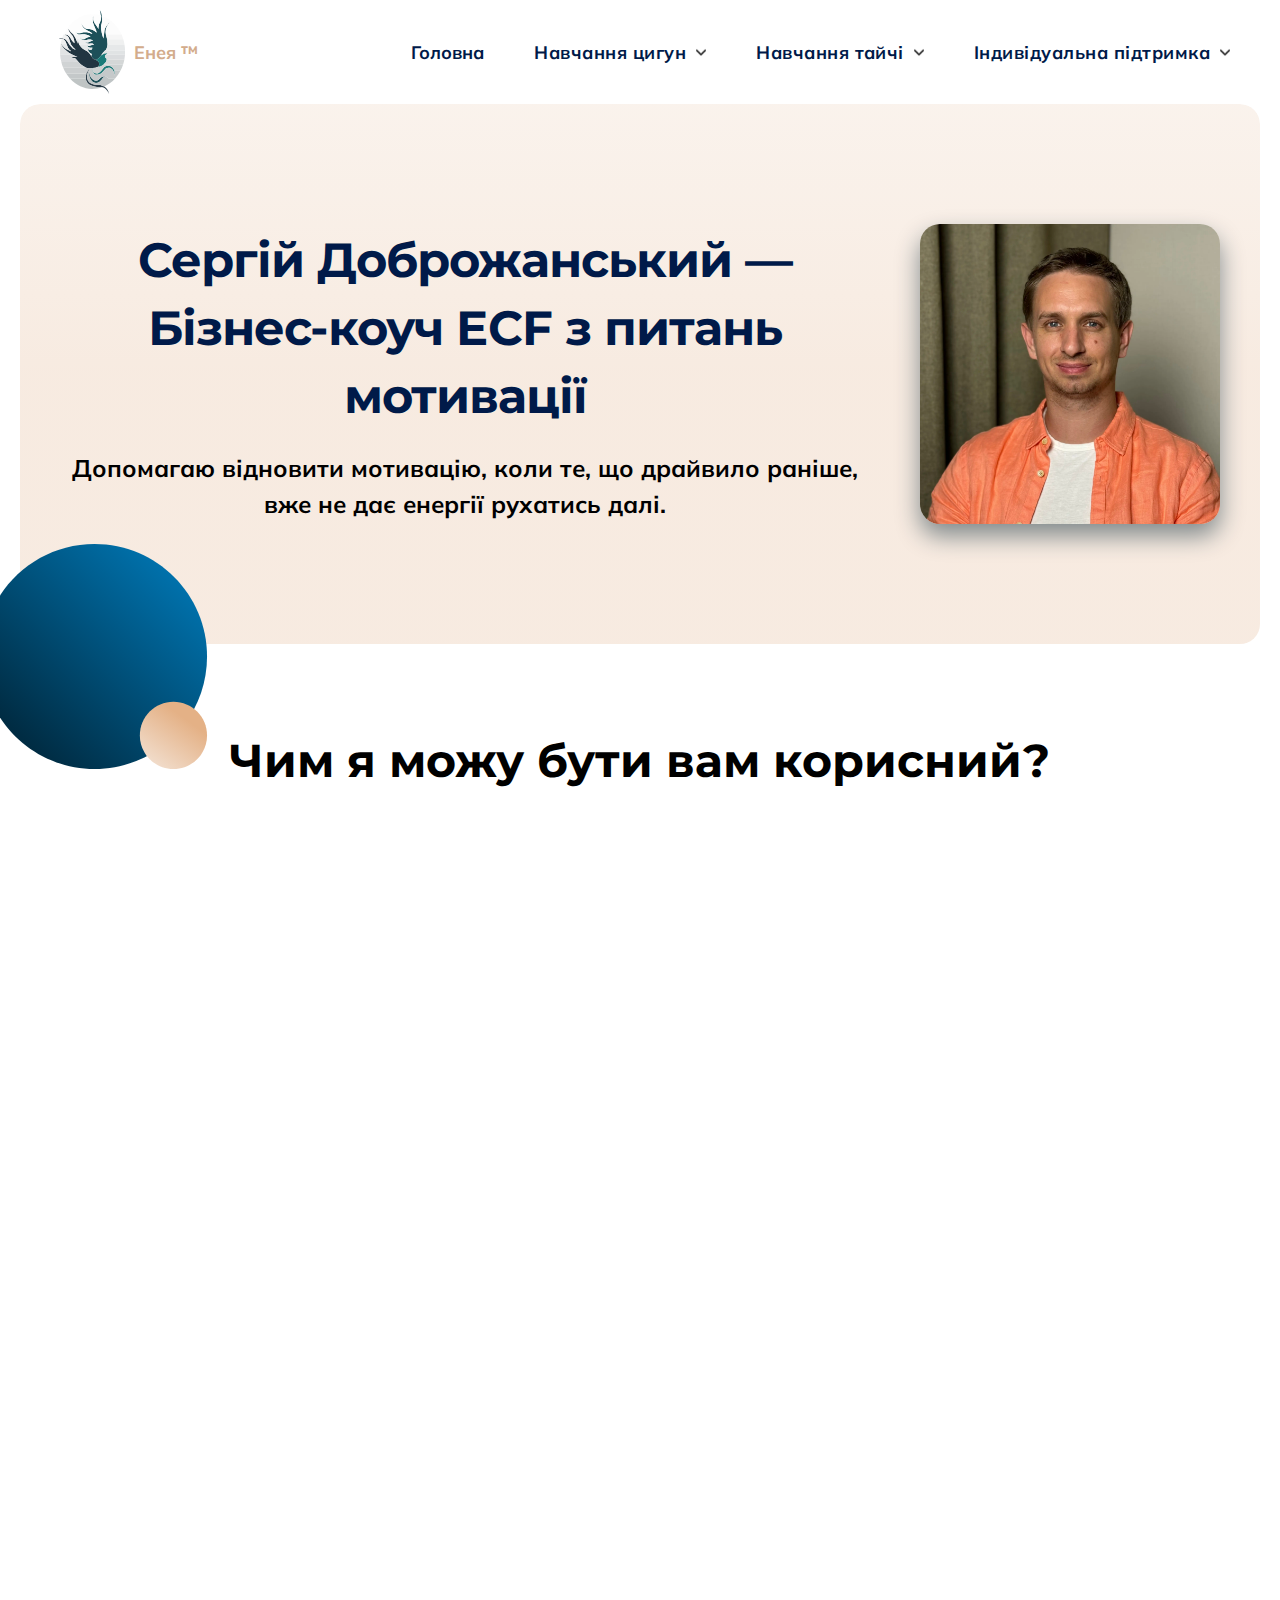
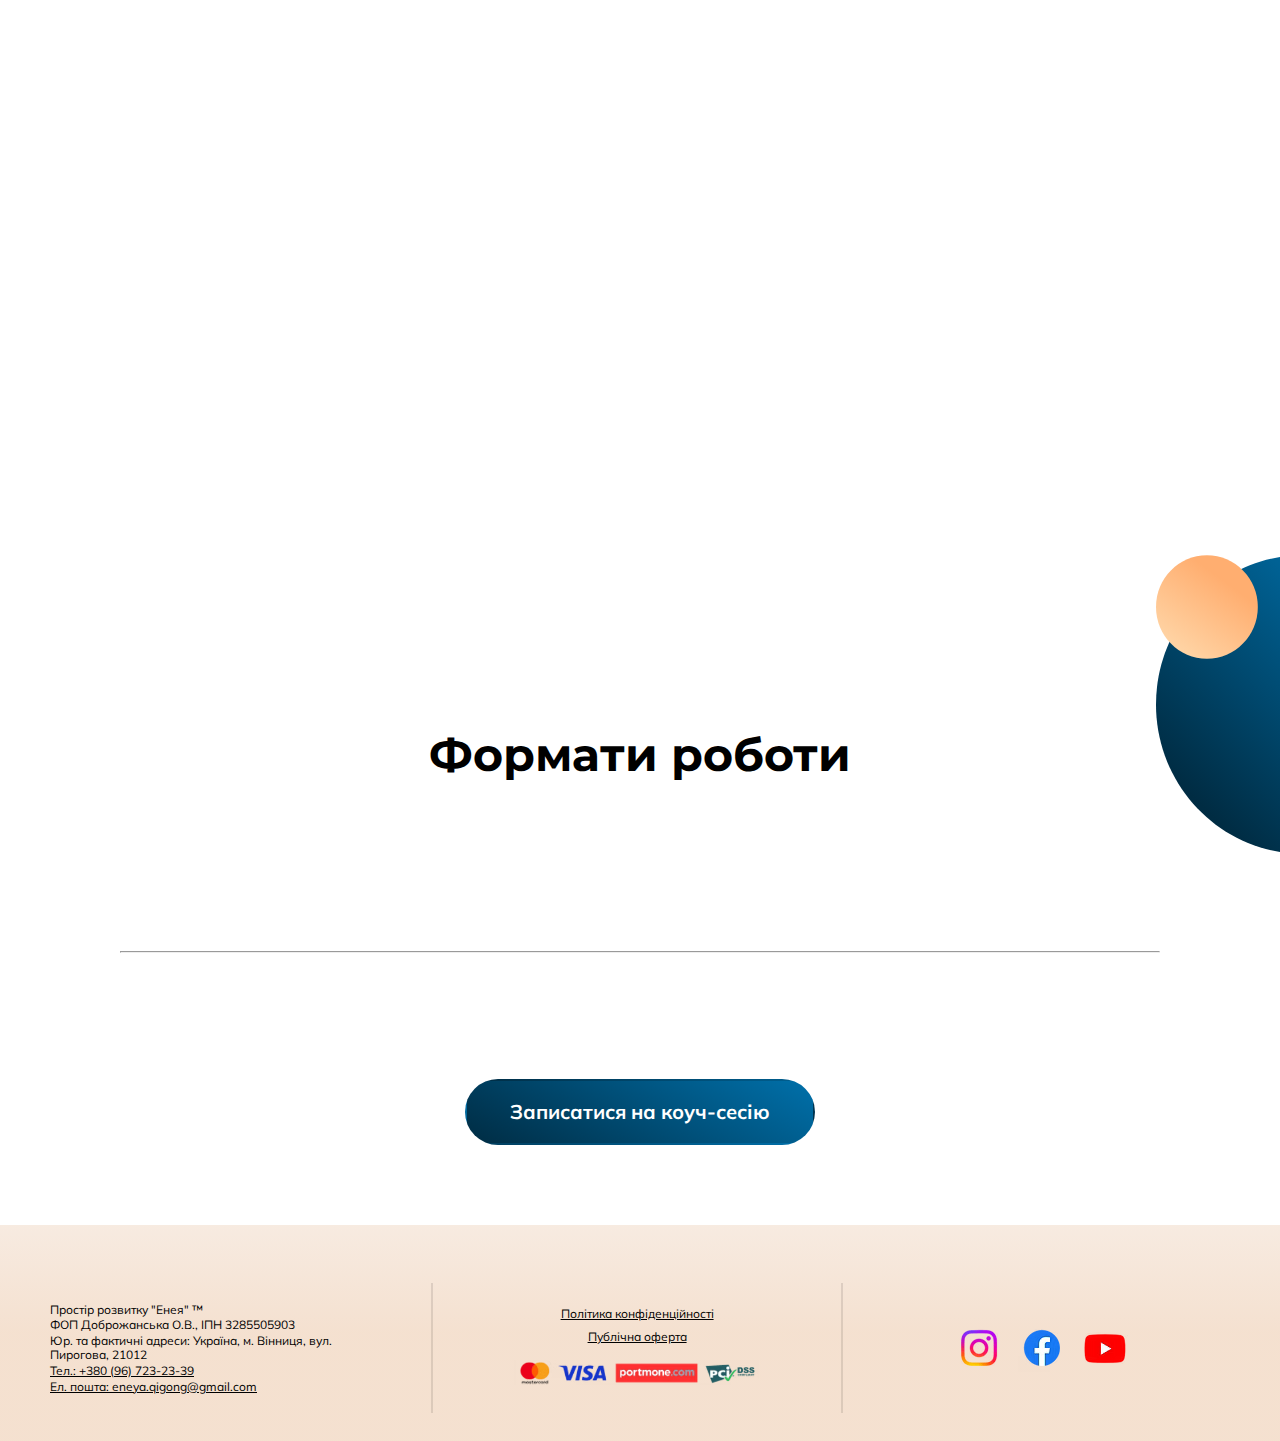
<file: coaching.html>
<!doctype html>
<html lang="uk">
  <head>
    <meta charset="UTF-8" />
    <meta name="viewport" content="width=device-width, initial-scale=1.0" />
    <meta
      name="description"
      content="Цигун онлайн-курс “Ба Дуань Цзінь” — 52 хвилини відеоуроків, демонстрації та гайд. Знімай стрес, покращуй сон і здоров’я. Доступ до матеріалів курсу не обмежений по часу."
    />
    <meta
      property="og:description"
      content="Цигун онлайн-курс “Ба Дуань Цзінь” — 52 хвилини відеоуроків, демонстрації та гайд. Знімай стрес, покращуй сон і здоров’я. Доступ до матеріалів курсу не обмежений по часу."
    />
    <meta
      name="image"
      property="og:image"
      content="https://eneya.com.ua/img/logo_eneya.png"
    />
    <meta property="og:type" content="website" />
    <meta property="og:url" content="https://eneya.com.ua" />
    <meta property="og:title" content="Простір розвитку 'Енея' тм" />
    <title>Енея</title>
    <link rel="icon" href="./img/logo.ico" type="image/x-icon" />
    <link rel="preconnect" href="https://fonts.googleapis.com" />
    <link rel="preconnect" href="https://fonts.gstatic.com" crossorigin />
    <link
      href="https://fonts.googleapis.com/css2?family=Montserrat:ital,wght@0,100..900;1,100..900&display=swap"
      rel="stylesheet"
    />
    <link
      href="https://fonts.googleapis.com/css2?family=Mulish:ital,wght@0,200..1000;1,200..1000&display=swap"
      rel="stylesheet"
    />
    <link
      rel="stylesheet"
      href="https://cdn.jsdelivr.net/npm/modern-normalize@2.0.0/modern-normalize.min.css"
    />
    <link rel="stylesheet" href="./style/general.css" />
    <link rel="stylesheet" href="./style/main.css" />
  </head>
  <body>
    <header class="header">
      <div class="wrapp_header container">
        <a class="block_logo" href="/" aria-label="На головну сторінку">
          <img src="./img/logo.svg" alt="Logo" width="84" height="84" />
          <p class="logo_text">Енея ™</p>
        </a>
        <nav class="nav">
          <a href="/">Головна</a>
          <ul class="nav_list">
            <li>
              <div class="select_course" tabindex="0">
                <div class="btn_cours">
                  <p>Навчання цигун</p>
                  <img
                    src="./img/arrowWhite.svg"
                    alt="arrow"
                    width="10"
                    height="15"
                  />
                </div>
                <ul class="drop_list">
                  <li>
                    <a href="./qigong_marathon.html"
                      >Онлайн-марафон цигун 21 день</a
                    >
                  </li>
                  <li>
                    <a href="./qigong.html">Відезапис курсу "Ба Дуань Цзінь"</a>
                  </li>

                  <li>
                    <a href="./chan_mi_gong_training.html"
                      >Семінари школи "Чань Мі Гун"</a
                    >
                  </li>
                </ul>
              </div>
            </li>
            <li>
              <div class="select_course" tabindex="0">
                <div class="btn_cours">
                  <p>Навчання тайчі</p>
                  <img
                    src="./img/arrowWhite.svg"
                    alt="arrow"
                    width="10"
                    height="15"
                  />
                </div>
                <ul class="drop_list drop_list2">
                  <li>
                    <a href="./tai_chi.html"
                      >Відеозапис курсу тайчі "Па Фа У Бу"</a
                    >
                  </li>
                  <li>
                    <a href="./tai_chi_training.html"
                      >Офлайн заняття з тайчі в Києві</a
                    >
                  </li>
                </ul>
              </div>
            </li>
            <li>
              <div class="select_course" tabindex="0">
                <div class="btn_cours">
                  <p>Індивідуальна підтримка</p>
                  <img
                    src="./img/arrowWhite.svg"
                    alt="arrow"
                    width="10"
                    height="15"
                  />
                </div>
                <ul class="drop_list drop_list3">
                  <li>
                    <a href="./psychology.html">Психологічні консультації</a>
                  </li>
                  <li><a href="./coaching.html">Коучинг</a></li>
                </ul>
              </div>
            </li>
          </ul>
        </nav>
        <nav class="nav_mob">
          <a href="/">Головна</a>
          <ul>
            <li>
              <p class="nav_mob_block">Навчання цигун</p>

              <ul>
                <li>
                  <a href="./qigong_marathon.html"
                    >Онлайн-марафон цигун 21 день</a
                  >
                </li>
                <li>
                  <a href="./qigong.html">Відезапис курсу "Ба Дуань Цзінь"</a>
                </li>

                <li>
                  <a href="./chan_mi_gong_training.html"
                    >Семінари школи "Чань Мі Гун"</a
                  >
                </li>
              </ul>
            </li>
            <li>
              <p class="nav_mob_block">Навчання тайчі</p>

              <ul>
                <li>
                  <a href="./tai_chi.html"
                    >Відеозапис курсу тайчі "Па Фа У Бу"</a
                  >
                </li>
                <li>
                  <a href="./tai_chi_training.html"
                    >Офлайн заняття з тайчі в Києві</a
                  >
                </li>
              </ul>
            </li>
            <li>
              <p class="nav_mob_block">Індивідуальна підтримка</p>
              <ul>
                <li>
                  <a href="./psychology.html">Психологічні консультації</a>
                </li>
                <li><a href="./coaching.html">Коучинг</a></li>
              </ul>
            </li>
          </ul>
        </nav>
        <button class="burger" aria-label="Відкрити меню">
          <span></span>
          <span></span>
          <span></span>
        </button>
      </div>
    </header>
    <main>
      <section>
        <div class="container psychology_container">
          <div class="coach_wrap">
            <div class="coach_text">
              <h1 class="coach_title wrapp_main_title">
                Сергій Доброжанський — Бізнес-коуч ECF з питань мотивації
              </h1>
              <p>
                Допомагаю відновити мотивацію, коли те, що драйвило раніше, вже
                не дає енергії рухатись далі.
              </p>
            </div>
            <picture>
              <source srcset="./img/sergii.webp" type="image/webp" />
              <img
                class="coach_img"
                src="./img/sergii.jpg"
                alt="Instructor"
                width="300px"
              />
            </picture>
          </div>
        </div>
      </section>
      <section class="coach">
        <img
          class="decoration_img_psyh"
          src="./img/decoration1.svg"
          alt="Deco"
          width="225"
          height="225"
        />
        <div class="coach_bio container">
          <h2 class="consumer_title">Чим я можу бути вам корисний?</h2>
          <ul class="consumer_list">
            <li class="item_consumer_text coach_item">
              <h3>Безкоштовний вебінар</h3>
              <p>
                "Починаємо з понеділка" - беріть ручку і блокнот та приєднуйтесь
                до безкоштовного ефіру в Instagram, на якому ви будь-яку ідею чи
                мрію перетворите на мету і сформулюєте перші кроки для її
                досягнення.
              </p>
              <a
                href="http://t.me/eneyaprostir"
                target="_blank"
                rel="noopener noreferrer"
                class="telegram_btn telegram_btn_session telegram_btn_session_coach"
              >
                Перейти в Instagram Сергія
              </a>
            </li>
            <li class="item_consumer_text coach_item">
              <h3>Воркшоп в Zoom "Доступ до ресурсів"</h3>
              <p>
                Якщо ви вважаєте, що у вас немає ресурсів, приходьте на цей
                воркшоп хоча б один раз, і ви зможете знайти в собі ресурс для
                будь якої цілі.
              </p>
              <p>Вартість участі: 500 грн.</p>
              <a
                href="http://t.me/eneyaprostir"
                target="_blank"
                rel="noopener noreferrer"
                class="telegram_btn telegram_btn_session telegram_btn_session_coach"
              >
                Записатися на воркшоп
              </a>
            </li>
            <li class="item_consumer_text coach_item">
              <h3>Індивідуальна робота</h3>
              <ul>
                <li>
                  <p class="coach_item_text">
                    • відновлення мотивації, коли те, що мотивувало раніше, вже
                    не дає тих емоцій;
                  </p>
                </li>
                <li>
                  <p class="coach_item_text">
                    • підтримка мотивації на рівні, коли проект ще не приносить
                    бажаних результатів;
                  </p>
                </li>
                <li>
                  <p class="coach_item_text">
                    • підтримка на старті нових проектів, коли ніхто не вірить у
                    вашу ідею (навіть ви самі).
                  </p>
                </li>
              </ul>
              <p>Вартість: 1500 грн.</p>
              <a
                href="http://t.me/eneyaprostir"
                target="_blank"
                rel="noopener noreferrer"
                class="telegram_btn telegram_btn_session telegram_btn_session_coach"
              >
                Записатися на ознайомчу сесію
              </a>
            </li>
            <li class="item_consumer_text coach_item">
              <h3>"Корпоративний формат"</h3>
              <ul>
                <li>
                  <p class="coach_item_text">
                    • відновлення мотивації та енергії в керівників;
                  </p>
                </li>
                <li>
                  <p class="coach_item_text">
                    • підвищення ефективності та результативності
                    співробітників;
                  </p>
                </li>
                <li>
                  <p class="coach_item_text">
                    • утримання ключових працівників.
                  </p>
                </li>
              </ul>
              <a
                href="http://t.me/eneyaprostir"
                target="_blank"
                rel="noopener noreferrer"
                class="telegram_btn telegram_btn_session telegram_btn_session_coach"
              >
                Обговорити проєкт
              </a>
            </li>
          </ul>
        </div>
      </section>
      <section class="psycholog_contact">
        <img
          class="decoration_right_psyh"
          src="./img/last_right_deko.svg"
          alt="Deco"
          width="73"
          height="208"
        />
        <!-- <div class="container">
          <h2 class="block_text">Формат консультацій</h2>

          <ul class="psychology_list">
            <li class="first_element">
              <p>Онлайн</p>
            </li>
            <li class="second_element">
              <p>Тривалість сесії: 50 хвилин</p>
            </li>
            <li class="three_element">
              <p>Вартість: 2000 грн</p>
            </li>
          </ul>

          <a
            href="http://t.me/dobrozhanskyi_coach"
            target="_blank"
            rel="noopener noreferrer"
            class="telegram_btn"
          >
            Записатися на коуч-сесію
          </a>
        </div> -->
        <div class="container">
          <h2 class="block_text">Формати роботи</h2>

          <ul class="psychology_list psychology_list2">
            <li class="first_element">
              <p>Ознайомча сесія — 30 хв</p>
            </li>
            <li class="second_element">
              <p>
                Формуємо запит, визначаємо очікування та обговорюємо можливий
                формат подальшої роботи.
              </p>
            </li>
            <li class="three_element">
              <p>Вартість: 900 грн</p>
            </li>
          </ul>
          <hr class="coach_line" />
          <ul class="psychology_list psychology_list2">
            <li class="first_element">
              <p>Коуч-сесія — 60 хв</p>
            </li>
            <li class="second_element">
              <p>
                Глибше досліджуємо запит і формуємо варіанти рішень та план дій.
              </p>
            </li>
            <li class="three_element">
              <p>Вартість: 1500 грн</p>
            </li>
          </ul>

          <a
            href="http://t.me/eneyaprostir"
            target="_blank"
            rel="noopener noreferrer"
            class="telegram_btn"
          >
            Записатися на коуч-сесію
          </a>
        </div>
      </section>
    </main>

    <footer class="wrapp_footer_block">
      <div class="container footer_container">
        <div class="background"></div>
        <div class="wrapp_footer">
          <div class="polyci_wrap">
            <ul class="polyci_block">
              <li id="polyci">
                <button class="footer_link">Політика конфіденційності</button>
              </li>
              <li id="offerta">
                <button class="footer_link">Публічна оферта</button>
              </li>
            </ul>
            <img
              class="payment_icon"
              src="./img/payment.png"
              alt="payment"
              width="100"
              height="20"
            />
          </div>
          <hr class="line" />
          <div class="info_block">
            <p>Простір розвитку "Енея" ™</p>
            <p class="IPN">ФОП Доброжанська О.В., ІПН 3285505903</p>
            <p>
              Юр. та фактичні адреси: Україна, м. Вінниця, вул. Пирогова, 21012
            </p>
            <a class="link" href="tel:+380967232339"
              >Тел.: +380 (96) 723-23-39</a
            >
            <a class="link" href="mailto:eneya.qigong@gmail.com"
              >Ел. пошта: eneya.qigong@gmail.com</a
            >
          </div>
          <hr class="line" />
          <div class="social_media_block">
            <div class="block_social_icon">
              <a
                href="https://www.instagram.com/olena_dobrozhanska/"
                rel="noopener noreferrer"
                target="_blank"
                ><img
                  src="./img/instagramm.png"
                  alt="instagramm"
                  width="48"
                  height="48"
              /></a>
              <a
                href="https://www.facebook.com/ProstirEneya"
                rel="noopener noreferrer"
                target="_blank"
                ><img
                  src="./img/facebook.png"
                  alt="facebook"
                  width="48"
                  height="48"
              /></a>
              <a
                href="https://www.youtube.com/@Olena_Dobrozhanska"
                rel="noopener noreferrer"
                target="_blank"
                ><img
                  src="./img/youtube.png"
                  alt="youtube"
                  width="48"
                  height="48"
              /></a>
            </div>
          </div>
        </div>
      </div>

      <div id="offerta_visib" class="policy_wrapp">
        <p id="close_modal_policy">X</p>
        <h3>Договір про надання послуг (публічна оферта)</h3>
        <ul>
          <li>1. ЗАГАЛЬНІ ПОЛОЖЕННЯ</li>
          <li>
            1.1. Фізична особа підприємець Доброжанська Олена Вікторівна (далі -
            Виконавець), пропонує будь-якій фізичній або юридичній особі (далі -
            Замовник) укласти цей Договір на визначених у ньому умовах.
          </li>
          <li>
            1.2. Відповідно до статті 633 Цивільного кодексу України цей договір
            є публічною офертою (публічним договором), і в разі прийняття його
            умов (акцепту) Замовник зобов'язується сумлінно їх виконувати.
          </li>
          <li>
            1.2.1. Акцептом цієї Оферти вважається 100% оплата Послуг, що
            продаються на web-сторінках інформаційного ресурсу, об'єднаних
            адресним доменом
            <a href="https://www.eneya.com.ua">https://www.eneya.com.ua</a>
            (далі - Сайт) в порядку, передбаченому Публічної офертою.
          </li>
          <li>
            1.3. Незгода з визначеними в цьому Договорі умовами тягне
            неможливість надання Виконавцем послуг.
          </li>
          <li>
            1.4. Замовник надає дозвіл Виконавцю на обробку своїх персональних
            даних відповідно до Закону України «Про захист персональних даних».
          </li>
          <li>
            1.5. Адміністрація Сайту залишає за собою право вносити зміни в
            Оферту, в зв'язку з чим, Клієнт зобов'язується регулярно
            відслідковувати зміни в Оферті, яка розміщена на Сайті.
          </li>
          <li>2. ПРЕДМЕТ ДОГОВОРУ</li>
          <li>
            2.1. Виконавець відповідно до умов цього Договору надає Замовнику
            доступ до матеріалів і сервісів Сайту, детальний опис яких міститься
            на Сайті.
          </li>
          <li>
            2.2. Факт оплати Замовником послуг свідчить про безумовне прийняття
            Замовником умов, визначених у цьому Договорі.
          </li>
          <li>
            2.3. Вартість послуг визначається в залежності від обраного
            матеріалу і тарифу, якщо такий передбачений.
          </li>
          <li>
            2.4. Ухвалення цієї Оферти і відповідно, укладення цього Договору
            означає, що Замовник, в необхідній для нього мірі, ознайомився з
            умовами цього договору (далі - Оферти) і тарифними пакетами,
            розміщеними на Сайті.
          </li>
          <li>3. ПРАВА ТА ОБОВ'ЯЗКИ ВИКОНАВЦЯ</li>
          <li>3.1. Виконавець зобов'язується:</li>
          <li>
            3.1.1. На підставі цього Договору та після оплати вартості обраного
            Замовником тарифного пакету, надати йому послуги певного тарифного
            пакету в термін, зазначений на Сайті.
          </li>
          <li>
            3.1.2. Забезпечити безперервність доступів до матеріалів відповідно
            до обраного Замовником матеріалу чи тарифного пакету.
          </li>
          <li>
            3.1.3. Своєчасно повідомляти Замовника про перенесення або зміну
            передбачених тарифним пакетом послуг з одночасним повідомленням
            дати, на яку перенесена зазначена послуга.
          </li>
          <li>
            3.1.4. Надавати Замовнику послуги згідно з умовами цього Договору.
          </li>
          <li>
            3.1.5. Зберігати в конфіденційності персональні дані Клієнта
            відповідно до Політики конфіденційності. Не вважається порушенням
            надання адміністрацією сайту інформації агентам і третім особам, що
            діють на підставі договору з адміністрацією сайту, для виконання
            зобов'язань перед Клієнтом.
          </li>
          <li>3.2. Виконавець має право:</li>
          <li>
            3.2.1. Призупинити/припинити надання Замовнику послуг в
            односторонньому порядку в наступних випадках:
          </li>

          <li>
            - замовник передає або доведено має доведений намір передавати
            матеріали третім особам, у тому числі через корпоративну пошту, до
            якої має доступ необмежена кількість осіб;
          </li>
          <li>- замовник порушив умови цього Договору;</li>
          <li>
            - замовник вчинив дії, які перешкоджають функціонуванню
            Інтернет-магазину або внутрішніх каналів зв'язку, в тому числі дії
            незаконного або аморального характеру, або порушують громадський
            порядок, посягають на честь і гідність громадян і підприємств та/або
            викликають їхні скарги, поширення в мережі вірусів або інших
            небажаних компонентів, вчинення дій, спрямованих на отримання
            конфіденційної інформації або інформації зі спеціальним доступом;
          </li>
          <li>
            3.2.2. В односторонньому порядку розірвати цей Договір достроково в
            разі невиконання Замовником його умов, зокрема пунктів 4.1.1, 4.1.4
            - 4.1.5 цього Договору, та/або систематичного невиконання Замовником
            правил поведінки.
          </li>
          <li>
            3.2.3. Вносити в односторонньому порядку зміни до цього Договору, а
            також вартість послуг з попередньою їх публікацією на Сайті. При
            цьому внесення змін до вже наданих послуг не допускається.
          </li>
          <li>
            3.2.4. Вимагати від Замовника відшкодування шкоди, заподіяної діями
            Замовника.
          </li>
          <li>4. ПРАВА ТА ОБОВ'ЯЗКИ ЗАМОВНИКА</li>
          <li>4.1. Замовник зобов'язаний:</li>
          <li>
            4.1.1. Сумлінно виконувати умови цього Договору, дотримуватися
            правил поведінки і своєчасно внести плату за послуги за обраним
            тарифним пакетом.
          </li>
          <li>
            4.1.2. Користувач має право використовувати інформаційний ресурс в
            повному обсязі, в порядку та на умовах, передбачених цією офертою.
            Детальний опис послуг та їх склад визначається замовленим тарифним
            пакетом, який постійно знаходиться на Сайті.
          </li>
          <li>
            4.1.3. Дотримуватися правил поведінки на Сайті і проявляти повагу до
            Виконавця, інших учасників.
          </li>
          <li>
            4.1.4. При отриманні послуг не робити несанкціонованої розсилки
            листів (спам), не здійснювати неавторизований доступ до комп'ютерних
            систем, програмного забезпечення, даних і інших матеріалів,
            захищених авторським правом, не копіювати і не поширювати їх.
          </li>
          <li>
            4.1.5. Будь-які матеріали, отримані Замовником від Виконавця в
            рамках надаваних Послуг, можуть використовуватися Клієнтом тільки в
            особистих цілях і не можуть передаватися третім особам. Замовнику
            забороняється відтворювати, повторювати і копіювати, продавати і
            перепродавати матеріали, надані Виконавцем в рамках надаваних
            Послуг.
          </li>
          <li>
            4.1.6. Участь та проходжнення курсів, онлайн-марафонів, семінарів чи
            інших форм занять не є інструкторським навчанням і не дає право
            викладання.
          </li>
          <li>4.2. Замовник має право:</li>
          <li>4.2.1. Отримувати послуги, передбачені цим Договором.</li>
          <li>4.2.2. Вимагати дотримання Виконавцем умов цього Договору.</li>
          <li>
            4.2.3. Вносити оплату Виконавцю за послуги, відповідно до обраного
            тарифного пакету, будь-яким з передбачених чинним законодавством
            України способом.
          </li>
          <li>
            4.2.4. Розірвати цей Договір в односторонньому порядку і відмовитися
            від надання послуг, безпосередньо через Сайт в особистому кабінеті.
            Доступ до всіх сервісів, матеріалів, записів, що надаються в рамках
            Сайту, залишиться до кінця вже оплаченого періоду.
          </li>
          <li>5. ПОРЯДОК РОЗРАХУНКІВ</li>
          <li>
            5.1. Послуги за цим Договором надаються на умовах 100-відсоткової
            оплати одного з тарифних пакетів або вартості матеріалів чи доступу
            до сервісів сайту.
          </li>
          <li>
            5.2. Виконавець не несе відповідальності за порядок
            перерахування/зарахування коштів. Безпека, а також інші умови
            використання обраних Замовником способів оплати виходять за рамки
            Договору і регулюються угодами з відповідними платіжними
            інтеграторами. Замовник самостійно несе відповідальність за помилки,
            які допущені ним при оплаті Послуг. Виконавець не несе
            відповідальність за збитки чи інші несприятливі наслідки, які можуть
            виникнути у Замовника та/або третіх осіб у разі неправильного
            написання призначення платежу.
          </li>
          <li>
            5.3. Моментом оплати вважається момент зарахування грошових коштів
            на розрахунковий рахунок Виконавця.
          </li>
          <li>
            5.4. При замовленні тарифного пакету користувач вносить плату і
            оплачує послуги, заповнивши фрейм платіжної системи (спеціальну
            форму) і натиснувши кнопку оплатити.
          </li>
          <li>5.5. Інформаційний товар не підлягає поверненню.</li>
          <li>6. ПОРЯДОК НАДАННЯ ПОСЛУГ</li>
          <li>
            6.1. На Сайті надається доступ до матеріалів, вебінарів,
            відеозаписів курсів, на умовах, передбачених цією офертою.
          </li>
          <li>
            6.2. Терміни надання Послуг з отримання доступу до матеріалів Сайту
            вказуються в описі Послуги, розміщеній на Сайті.
          </li>
          <li>
            6.3. У разі якщо Послуга надається в конкретний період часу,
            вказаний на сторінці опису Послуги на Сайті, а Клієнт не скористався
            Послугою в ці зазначені дати, то в інші дати для Клієнта Послуга
            повторно надаватися не буде.
          </li>
          <li>7. ВІДПОВІДАЛЬНІСТЬ</li>
          <li>
            7.1. За невиконання або неналежне виконання умов цього Договору
            Виконавець і Замовник несуть відповідальність, передбачену цим
            Договором та чинним законодавством України.
          </li>
          <li>
            7.2. Замовник усвідомлює, що порушення ним умов цього Договору
            призводить до його розірвання Виконавцем в односторонньому порядку з
            наступним припиненням/призупиненням надання послуг.
          </li>
          <li>
            7.3. Виконавець не несе відповідальності за невідповідність наданих
            Послуг очікуванням Замовника. При цьому суб'єктивна негативна оцінка
            Замовником наданих Виконавцем Послуг не є підставою вважати Послуги,
            не наданими або наданими неналежно.
          </li>
          <li>
            7.4. Ніяка інформація, матеріали та/або консультації, що надаються
            Виконавцем в рамках надання послуг за цим договором, не можуть
            розглядатися як гарантії. Прийняття рішень на основі всієї наданої
            Виконавцем інформації знаходиться у виключній компетенції Замовника.
            Замовник приймає на себе повну відповідальність і ризики, пов'язані
            з використанням інформації та матеріалів, наданих Виконавцем в
            рамках виконання своїх зобов'язань за цим Договором.
          </li>
          <li>
            7.5. Замовник несе повну відповідальність за незаконний доступ і
            здійснення несанкціонованого втручання в роботу комп'ютерів, систем
            та комп'ютерної мережі відповідно до чинного законодавства України.
          </li>
          <li>
            7.6. У разі порушення Замовником умов Договору Виконавець
            звільняється від виконання взятих на себе за цим Договором
            зобов'язань.
          </li>
          <li>8. ФОРС-МАЖОР</li>
          <li>
            8.1. Виконавець і Замовник звільняються від відповідальності за
            повне або часткове невиконання своїх зобов'язань за цим Договором,
            якщо це стало наслідком обставин непереборної сили, що виникли після
            набрання чинності цим Договором в результаті подій надзвичайного
            характеру, які не могли бути передбачені і які неможливо було
            запобігти розумними заходами.
          </li>
          <li>9. ТЕРМІН ДІЇ ДОГОВОРУ</li>
          <li>
            9.1. Договір набуває чинності з моменту оплати послуг Замовником
            Виконавцю.
          </li>
          <li>10. ЗАХИСТ АВТОРСЬКИХ ПРАВ</li>
          <li>
            10.1. Сукупність інформації, текстів, графічних елементів, дизайну,
            зображень, фото та відеоматеріалів, і інших результатів
            інтелектуальної діяльності, викладених на Сайті, захищена авторським
            правом, правом на торгову марку та іншими правами на результати
            інтелектуальної діяльності. Зазначені права є дійсними і
            охороняються у всіх формах, на всіх носіях і по відношенню до всіх
            технологій, як існуючих в даний час, так і розроблених або створених
            згодом. Ніякі права на вміст сайту, незважаючи на все інше,
            аудіовізуальні твори, текстові та графічні матеріали, програми для
            ЕОМ, товарні знаки не переходять до Замовника в результаті
            користування Сайтом і укладення цього договору.
          </li>
          <li>
            10.2. У разі порушення Замовником положень цього договору, що
            стосуються захисту авторських прав Виконавця, останній має право
            вимагати виплати компенсації в стократному розмірі від вартості
            товару, за кожен випадок порушення, а також компенсації усіх
            завданих збитків, включаючи упущену вигоду.
          </li>
          <li>11. ВИРІШЕННЯ СПОРІВ</li>
          <li>
            11.1. Всі суперечки і розбіжності, що виникли з приводу виконання
            умов цього Договору, підлягають вирішенню шляхом переговорів на
            підставі письмової заяви (претензії) Замовника.
          </li>
          <li>
            11.2. Виконавець після отримання від Замовника послуг заяви
            (претензії), зобов'язаний протягом 10 (десяти) робочих днів
            задовольнити заявлені вимоги чи направити Замовнику мотивовану
            відмову.
          </li>
          <li>
            11.3. У разі якщо спір, який виник, не буде врегульовано в
            претензійному порядку, Замовник або Виконавець має право звернутися
            до суду за місцем знаходження Виконавця.
          </li>
          <li>
            11.4. Замовник послуг гарантує, що всі умови цього Договору йому
            зрозумілі, і він приймає їх безумовно і в повному обсязі.
          </li>
          <li>12. РЕКВІЗИТИ</li>
          <li>Виконавець</li>
          <li>Фізична особа-підприємець Доброжанська Олена Вікторівна</li>
          <li>
            Рахунок UA833220010000026003330084646 в АТ “УНІВЕРСАЛ БАНК” МФО
            322001
          </li>

          <li>
            Свідоцтво, реєстраційний номер запису 022823062336, видане ГУ ДПС У
            ВІННИЦЬКІЙ ОБЛАСТІ (ВІННИЦЬКА ДПІ М.ВІННИЦЯ).
          </li>
          <li>«31» березня 2023 р. Ідентифікаційний номер 3285505903</li>

          <li>eneya.qigong@gmail.com</li>
        </ul>
      </div>
      <div class="overlay"></div>

      <div id="visib_policy_two" class="policy_wrapp">
        <p id="close_modal_policy2" class="close_modal_policy">X</p>
        <h3>Політика конфіденційності</h3>
        <ul>
          <li>
            Політика обробки персональних даних (далі - Політика) розроблена
            відповідно до Закону України «Про захист персональних даних».
          </li>

          <li>
            Політика визначає порядок обробки персональних даних та заходи щодо
            забезпечення безпеки персональних даних користувачів сайту з метою
            захисту прав і свобод людини і громадянина при обробці його
            персональних даних, в тому числі захисту прав на недоторканність
            приватного життя, особисту і сімейну таємницю.
          </li>

          <li>
            Оператор зобов'язаний опублікувати або іншим чином забезпечити
            необмежений доступ до цієї Політики обробки персональних даних.
          </li>

          <li>
            Політика розміщена на сайті
            <a href="https://www.eneya.com.ua">https://www.eneya.com.ua</a> у
            відкритому доступі і призначена для всіх користувачів сайту.
            Користуючись сайтом, користувач, замовник підтверджує, що
            ознайомився з цією політикою і повністю згоден з усіма її умовами.
          </li>

          <li>
            Використовуючи інтернет-сайт і/або надаючи Оператору персональні
            дані, користувач висловлює згоду на автоматизовану і
            неавтоматизовану обробку своїх персональних даних відповідно до
            Закону України «Про захист персональних даних».
          </li>

          <li>ТЕРМІНИ ТА ВИЗНАЧЕННЯ</li>

          <li>
            Оператор персональних даних - Фізична особа-підприємець Доброжанська
            Олена Вікторівна, ІПН: 3285505903.
          </li>

          <li>
            Персональні дані — відомості чи сукупність відомостей про фізичну
            особу, яка ідентифікована або може бути конкретно ідентифікована.
          </li>

          <li>
            Обробка персональних даних - будь-яка дія (операція) або сукупність
            дій (операцій), що здійснюються з використанням засобів
            автоматизації або без використання таких засобів з персональними
            даними, включаючи збір, запис, систематизацію, накопичення,
            зберігання, уточнення (оновлення, зміна), витяг, використання,
            передачу (поширення, надання, доступ), знеособлення, блокування,
            видалення, знищення персональних даних.
          </li>

          <li>
            Сайт - сукупність розміщених у мережі інтернет веб-сторінок,
            об'єднаних єдиною темою, дизайном та єдиним адресним простором
            доменів, що включає, але не обмежується наступним доменним ім'ям
            <a href="https://www.eneya.com.ua">https://www.eneya.com.ua</a>.
          </li>

          <li>1. ПРИНЦИПИ ОБРОБКИ ПЕРСОНАЛЬНИХ ДАНИХ</li>

          <li>
            1.1. Обробка персональних даних у Оператора здійснюється на основі
            наступних принципів:
          </li>
          <li>законності і справедливості;</li>
          <li>
            обмеження обробки персональних даних досягненням конкретних,
            заздалегідь визначених і законних цілей;
          </li>
          <li>
            недопущення обробки персональних даних, несумісних з цілями збору
            персональних даних;
          </li>
          <li>
            недопущення об'єднання баз даних, що містять персональні дані,
            обробка яких здійснюється в цілях, несумісних між собою;
          </li>
          <li>
            обробки тільки тих персональних даних, які відповідають цілям їх
            обробки;
          </li>
          <li>
            відповідності змісту і обсягу оброблюваних персональних даних
            заявленим цілям обробки;
          </li>
          <li>
            недопущення обробки персональних даних, надлишкових стосовно
            заявленим цілям їх обробки;
          </li>
          <li>
            забезпечення точності, достатності та актуальності персональних
            даних по відношенню до цілей обробки персональних даних;
          </li>
          <li>
            знищення або знеособлення персональних даних після досягнення цілей
            їх обробки або в разі втрати необхідності в досягненні цих цілей,
            при неможливості усунення Оператором допущених порушень персональних
            даних, якщо інше не передбачено законом.
          </li>

          <li>2. Дані, які збираються</li>

          <li>
            2.1. Всі Користувачі можуть відвідувати сайт, не розголошуючи при
            цьому будь-які персональні дані. При цьому, ненадання Користувачем
            необхідної інформації, запитуваної в відповідних секціях введення
            інформації і в інших розділах сайту, може спричинити за собою
            неможливість надання Оператором Користувачеві певних послуг.
          </li>

          <li>
            2.2. З метою надання послуг Користувачеві, а також в інших цілях,
            зазначених в Політиці, Оператор може запитувати такі дані про
            Користувача:
          </li>

          <li>Ім'я</li>
          <li>Прізвище</li>
          <li>Адреса електронної пошти</li>
          <li>Номер мобільного телефону</li>
          <li>Фотографія</li>
          <li>Ідентифікатор користувача в соц. мережі Facebook</li>
          <li>Аккаунт у соціальній мережі Instagram</li>

          <li>
            2.3. Користувач, використовуючи сайт, дає свою згоду на обробку
            зазначених даних. Користувач має право в будь-який час відкликати
            дану згоду, а також вимагати видалити/блокувати його персональні
            дані, направивши письмово повідомлення про відкликання за адресою
            eneya.qigong@gmail.com. В цьому випадку Оператор припиняє обробку і
            знищує персональні дані протягом 30 днів з моменту отримання
            відкликання. При цьому після видалення/блокування персональних даних
            користувача Оператор не надає йому більш послуги і не направляє
            розсилку. При цьому віддалені дані можуть зберігатися в системах
            третіх осіб: в кеш-пам'яті, пошукових системах, взаємопов'язаних
            проксі-серверах тощо.
          </li>

          <li>
            2.4. Користувач має право змінити (оновити, доповнити) надану їм
            персональну інформацію або її частину, направивши письмово
            повідомлення про зміни за адресою eneya.qigong@gmail.com.
          </li>

          <li>3. НЕПЕРСОНАЛЬНА ІНФОРМАЦІЯ</li>

          <li>
            3.1. При вході на сайт деяка не персональна інформація (тип
            браузера, кількість відвідувань, середня тривалість відвідування,
            відвідані сторінки) записується автоматично. Ця інформація
            використовується в цілях вдосконалення запиту, вмісту і
            функціональності сайту. Така інформація може бути в подальшому
            використана Оператором або передана третім особам.
          </li>

          <li>
            3.2. На сайті використовуються файли Cookies - це невеликі файли,
            які тимчасово зберігаються на жорсткому диску, що дозволяють
            розпізнати комп'ютер користувача при подальших відвідинах сайту.
            Сайт використовує cookies виключно в цілях отримання інформації про
            використання сайту. Дані в файлах cookies анонімні і не містять
            персональних даних.
          </li>

          <li>
            3.3. Ви можете знайти інформацію про те, як відключити файли cookie
            або змінити налаштування файлів cookie для браузера, перейшовши за
            наступними посиланнями:
          </li>

          <li>
            Google Chrome:
            <a href="https://support.google.com/chrome/"
              >https://support.google.com/chrome/</a
            >
          </li>
          <li>
            Firefox:
            <a
              href="https://support.mozilla.org/en"
              rel="noopener noreferrer"
              target="_blank"
              >https: //support.mozilla.org/en</a
            >
          </li>
          <li>
            Safari:
            <a
              href="http://help.apple.com/safari/m"
              rel="noopener noreferrer"
              target="_blank"
              >http: //help.apple.com/safari/m</a
            >
          </li>

          <li>4. ЦІЛІ ЗБОРУ ПЕРСОНАЛЬНИХ ДАНИХ</li>

          <li>
            4.1. Вся отримана від користувачів інформація використовується
            виключно для того, щоб Користувач отримав запитувану послугу, а
            також для відповіді на запити користувача, для відправки різної
            електронної кореспонденції, для формування статистичних даних.
          </li>

          <li>
            4.2. Зробивши вхід на сайт через Facebook, Користувач дає згоду на
            отримання від виконавця розсилок рекламно-інформаційного характеру
            (анонси програм, розклад курсів, оповіщення про важливі події,
            інформація про оплату і платіжні документи та ін.). Користувач має
            право в будь-який час відкликати дану згоду, надіславши письмово
            повідомлення про відкликання за адресою yulia.pros@gmail.com.
          </li>

          <li>
            4.3. Розсилки надходять у вигляді електронного листа на адресу,
            вказану Користувачем на сайті.
          </li>

          <li>5. ОБРОБКА ПЕРСОНАЛЬНИХ ДАНИХ</li>

          <li>
            5.1. Виконавець має право здійснювати Обробку персональних даних -
            тобто будь-яка дія (операція) або сукупність дій (операцій), що
            здійснюються з використанням засобів автоматизації або без
            використання таких засобів з персональними даними, включаючи збір,
            запис, систематизацію, накопичення, зберігання, уточнення
            (оновлення, зміна), витяг, використання, передачу (поширення,
            надання, доступ), знеособлення, блокування, видалення, знищення
            персональних даних.
          </li>

          <li>6. РОЗКРИТТЯ ІНФОРМАЦІЇ</li>

          <li>
            6.1. Оператор, його співробітники і треті особи, які отримали доступ
            до персональних даних, зобов'язані не розголошувати іншим третім
            особам і не поширювати персональні дані без згоди суб'єкта
            персональних даних, якщо інше не передбачено законом України
            (наприклад, при запиті уповноваженого державного органу).
          </li>

          <li>
            6.2. Не є порушенням конфіденційності Персональних даних надання
            Оператором інформації третім особам, що діють на підставі договору з
            Оператором для виконання зобов'язань перед Користувачем.
          </li>

          <li>7. ТЕРМІНИ ЗБЕРІГАННЯ ПЕРСОНАЛЬНИХ ДАНИХ</li>

          <li>
            7.1. Обробка персональних даних користувача здійснюється без
            обмеження терміну (до моменту припинення діяльності оператора
            персональних даних), будь-яким законним способом, в тому числі в
            інформаційних системах персональних даних з використанням засобів
            автоматизації або без використання таких засобів.
          </li>

          <li>8. ЗМІНА ЦІЄЇ ПОЛІТИКИ</li>

          <li>
            8.1. Виконавець має право вносити зміни в Політику на свій розсуд і
            без попереднього повідомлення Користувача сайту. Тому Користувачеві
            сайту рекомендується при наступному відвідуванні сайту заново
            перечитати умови і звернути увагу на можливі зміни або поправки.
            Нова редакція Політики вступає в силу з моменту її розміщення на
            сайті, якщо інше не передбачено новою редакцією Політики.
          </li>

          <li>9. ЗАКЛЮЧНІ ПОЛОЖЕННЯ</li>

          <li>
            9.1. Оператор рекомендує користуватися сайтом особам, які досягли 18
            років. Відповідальність за дії неповнолітніх, включаючи придбання
            ними послуг Оператора, лежить на законних представників
            неповнолітніх.
          </li>

          <li>
            9.2. Оператор не перевіряє достовірність персональних даних, наданих
            користувачами, і не здійснює контроль за їх дієздатністю, і виходить
            з того, що користувач надає достовірну та достатню персональну
            інформацію з питань, що пропонуються у формі реєстрації, і підтримує
            цю інформацію в актуальному стані.
          </li>

          <li>
            9.3. Ця Політика може бути застосована тільки до інформації, що
            обробляється в ході використання сервісів сайту. Оператор не
            контролює і не несе відповідальність за обробку інформації сайтами
            третіх осіб, на які Користувач може перейти по посиланнях, які
            доступні на сайті.
          </li>

          <li>
            9.4. Контент сайту не може бути використаний, зокрема скопійований,
            опублікований, відтворений, перероблений, поширений, проданий або
            використаний в інший спосіб частинами або повністю без згоди
            Оператора.
          </li>

          <li>
            9.5. Оператор не несе відповідальності за втрату даних внаслідок дій
            третіх осіб, в тому числі хостинг-провайдера Оператора, помилок
            програмного забезпечення, ненадійності каналів зв'язку, а також
            незаконних дій хакерів та інших зловмисників. У разі виявлення
            втрати призначених для користувача даних Оператор зобов'язується
            повідомити користувачів, а також докласти всіх можливих зусиль для
            зменшення негативних наслідків для користувачів та ідентифікації
            відповідальних.
          </li>

          <li>
            9.6. Недійсність окремих норм цієї Політики конфіденційності, якщо
            таке буде визнано рішенням суду або іншого уповноваженого державного
            органу, не означає її недійсності в цілому.
          </li>

          <li>
            9.7. Всі можливі спори підлягають вирішенню відповідно до
            Законодавства України за місцем реєстрації Оператора. Перед
            зверненням до суду Користувач повинен дотримати обов'язковий
            досудовий порядок і направити Оператору відповідну претензію в
            письмовому вигляді. Термін відповіді на претензію складає 30
            (тридцять) робочих днів.
          </li>

          <li>10. КОНТАКТНА ІНФОРМАЦІЯ</li>

          <li>Фізична особа-підприємець Доброжанська Олена Вікторівна</li>

          <li>ІПН: 3285505903</li>

          <li>eneya.qigong@gmail.com</li>

          <li>Згода на обробку персональних даних</li>

          <li>
            Відповідно до Закону України «Про захист персональних даних» вільно,
            своєю волею і в своєму інтересі підтверджую, що використання сайту
            eneya.com.ua і його сервісів означає вираз моєї безумовної згоди на
            обробку моїх персональних даних фізичною особою підприємцем
            Доброжанською Оленою Вікторівною ІПН: 3285505903 (Оператор
            персональних даних).
          </li>

          <li>
            Я поінформований (а), що під обробкою персональних даних
            розуміється:
          </li>

          <li>
            будь-яка дія (операція) або сукупність дій (операцій), що
            здійснюються з використанням засобів автоматизації або без
            використання таких засобів з персональними даними;
          </li>
          <li>
            збір, запис, систематизацію, накопичення, зберігання, уточнення
            (оновлення, зміна), витяг, використання, блокування, видалення;
          </li>
          <li>
            передачу, в випадках передбачених політикою конфіденційності,
            розміщеної на сайті eneya.com.ua, а також здійснення будь-яких інших
            дій з моїми персональними даними, передбачених чинним законодавством
            України.
          </li>

          <li>Ця Згода видана мною на обробку наступних персональних даних:</li>

          <li>Ім'я</li>
          <li>Прізвище</li>
          <li>Адреса електронної пошти</li>
          <li>Номер мобільного телефону</li>
          <li>Фотографія</li>
          <li>Ідентифікатор користувача в соц. мережі Facebook</li>
          <li>Аккаунт у соціальній мережі Instagram</li>

          <li>
            Я підтверджую, що Оператор персональних даних має право
            використовувати мої дані в цілях, визначених політикою
            конфіденційності та іншими документами, що визначають порядок роботи
            з персональними даними, а також для виконання цивільних та інших
            договорів, аналізу купівельної поведінки і поліпшення якості товарів
            і послуг, для надання мені інформації комерційного та інформаційного
            характеру через будь-які канали зв'язку, в тому числі поштою, смс,
            електронною поштою, телефоном.
          </li>

          <li>
            Підтверджую, що ознайомлений (а) з положеннями Закону України «Про
            захист персональних даних», права і обов'язки у сфері захисту
            персональних даних мені зрозумілі.
          </li>

          <li>
            Ця згода діє до моменту її відкликання шляхом направлення
            відповідного повідомлення на адресу: eneya.qigong@gmail.com.
          </li>
        </ul>
      </div>
      <div id="overlay_two" class="overlay"></div>
    </footer>
    <script src="./js/jquery.js"></script>
    <script src="./js/main.js"></script>
  </body>
</html>
</file>
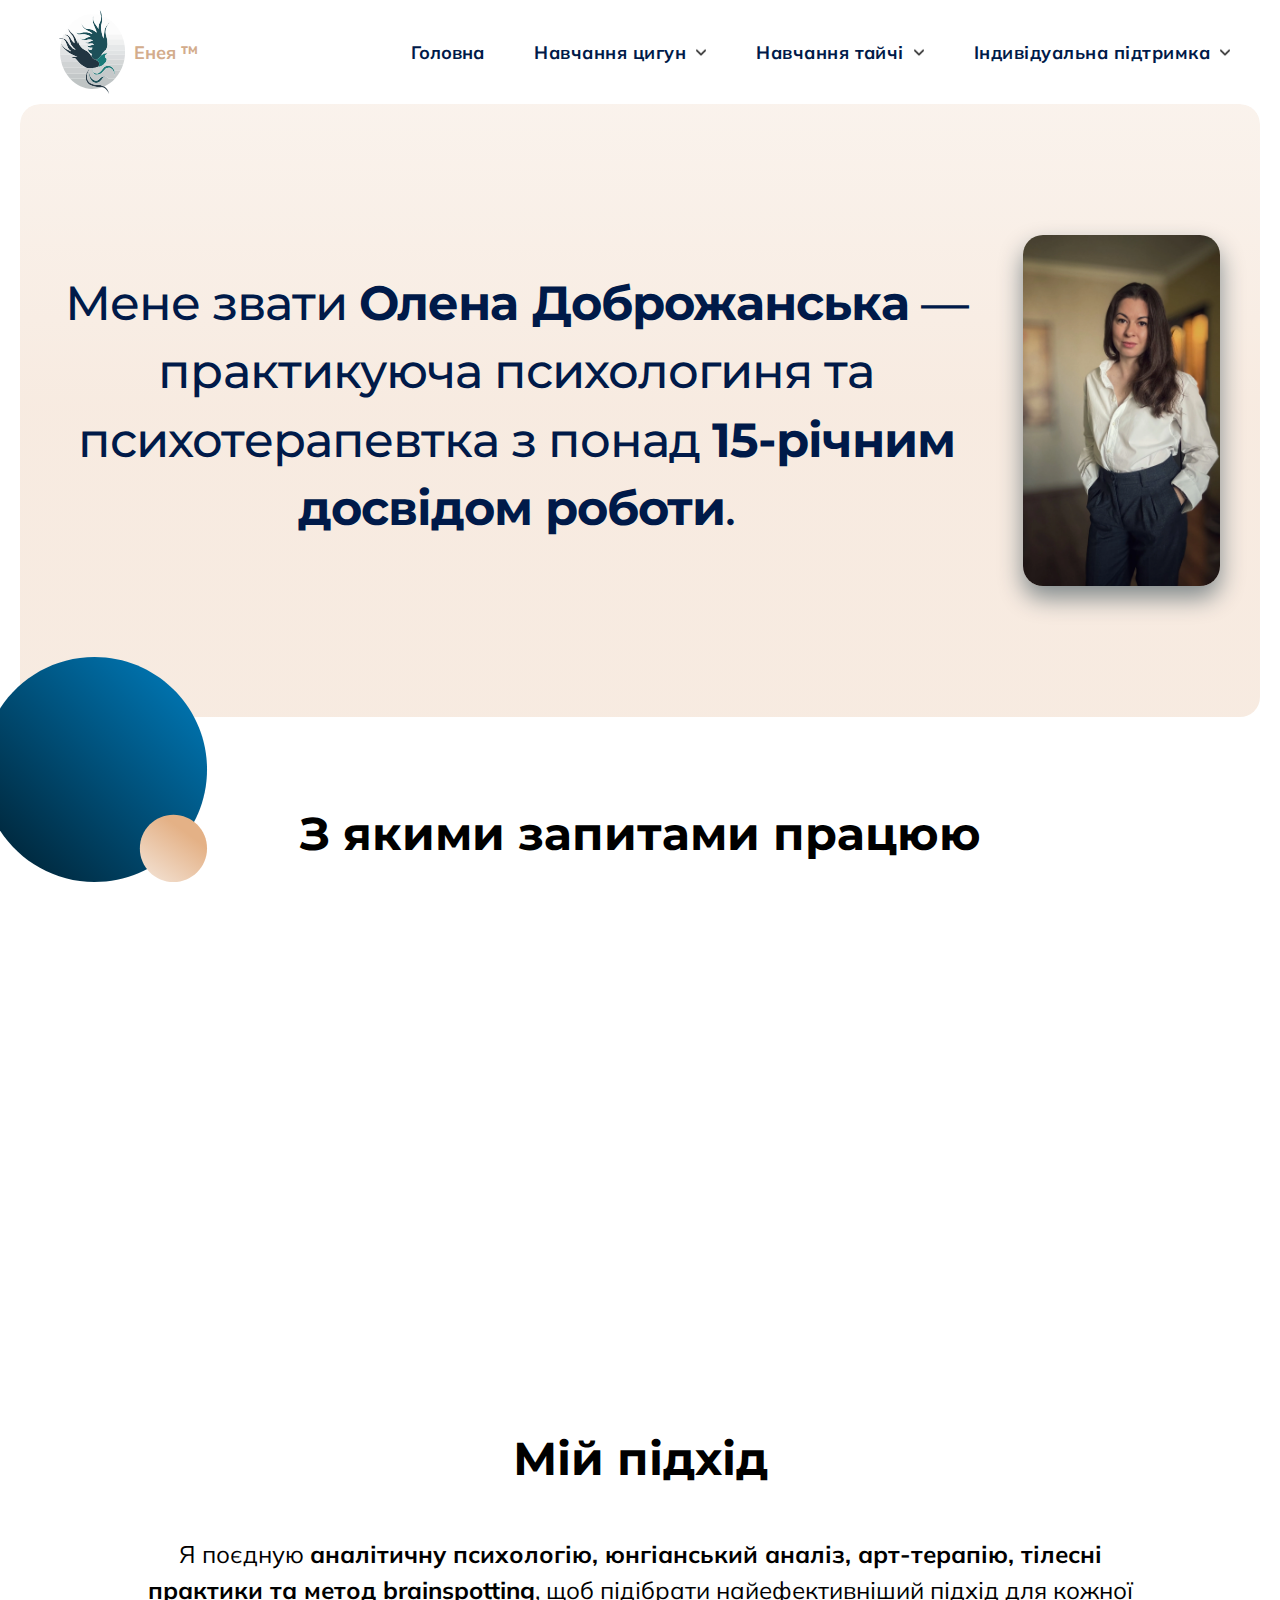
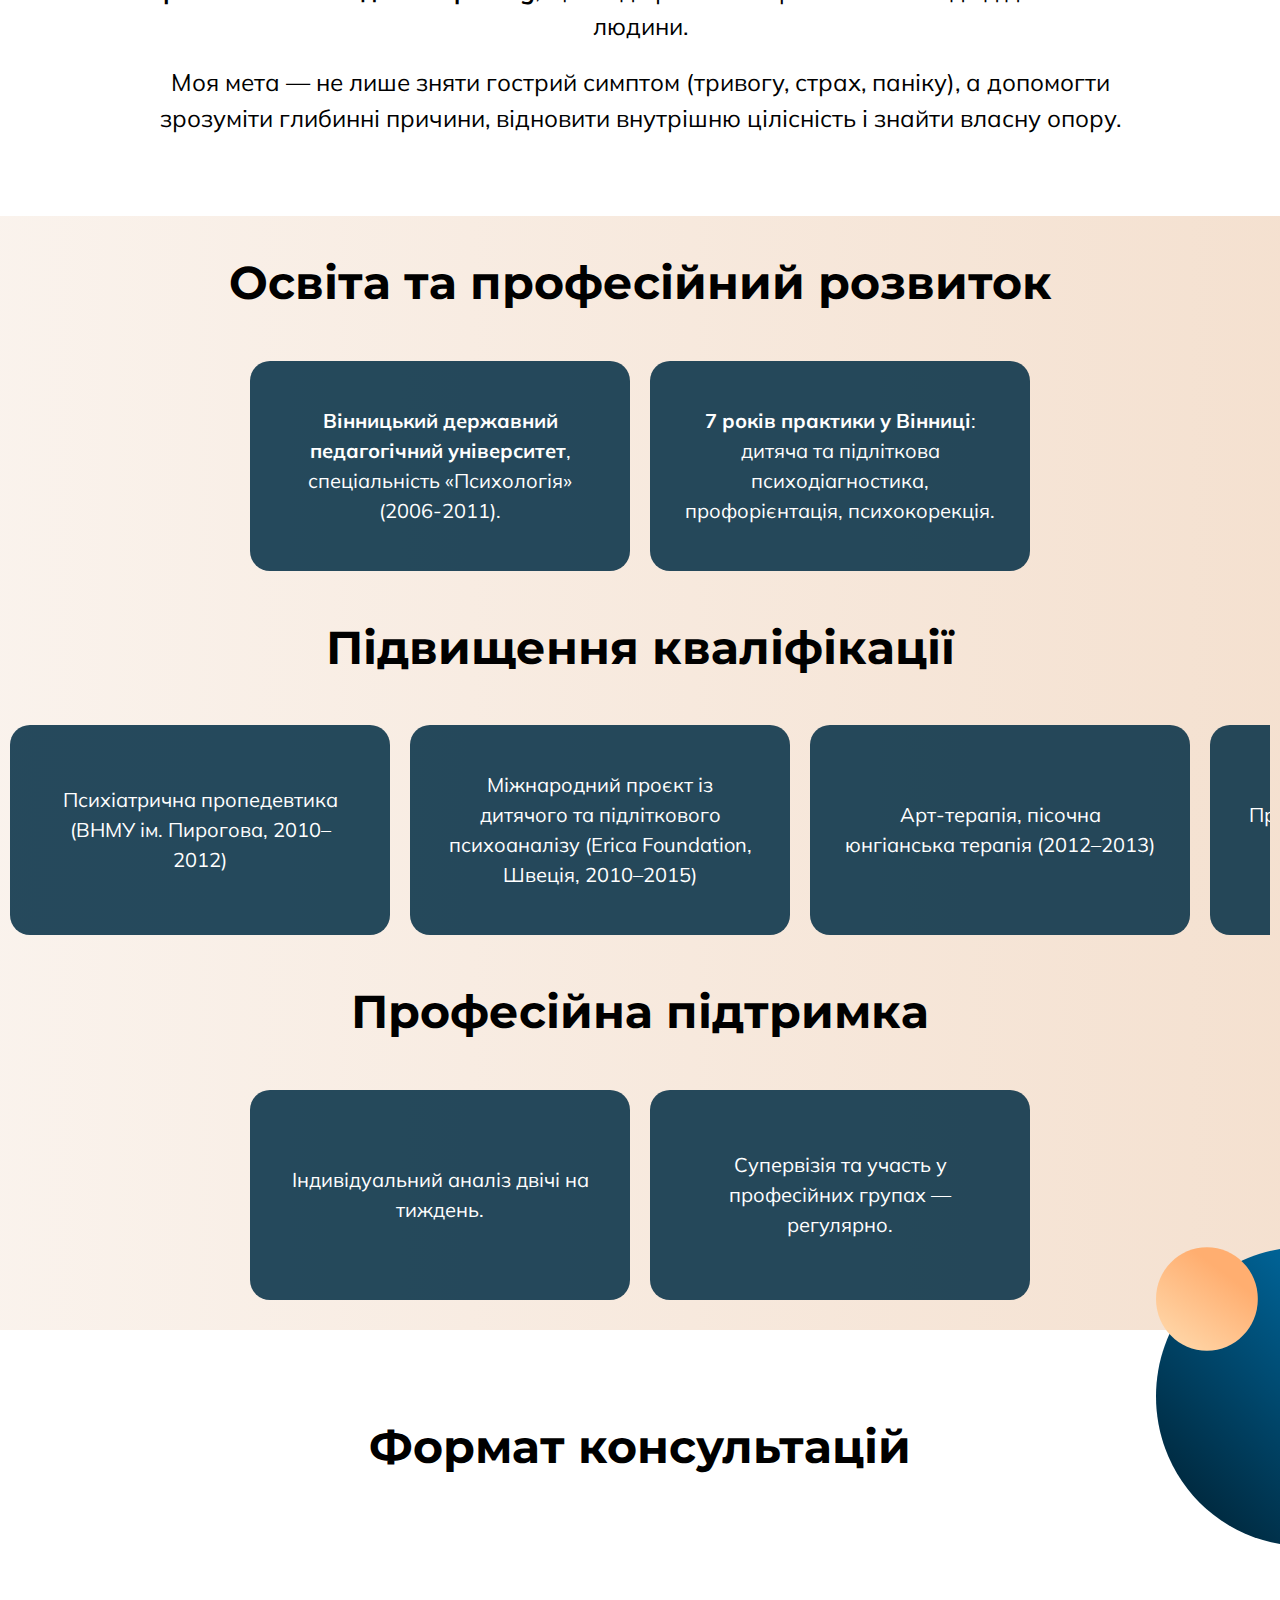
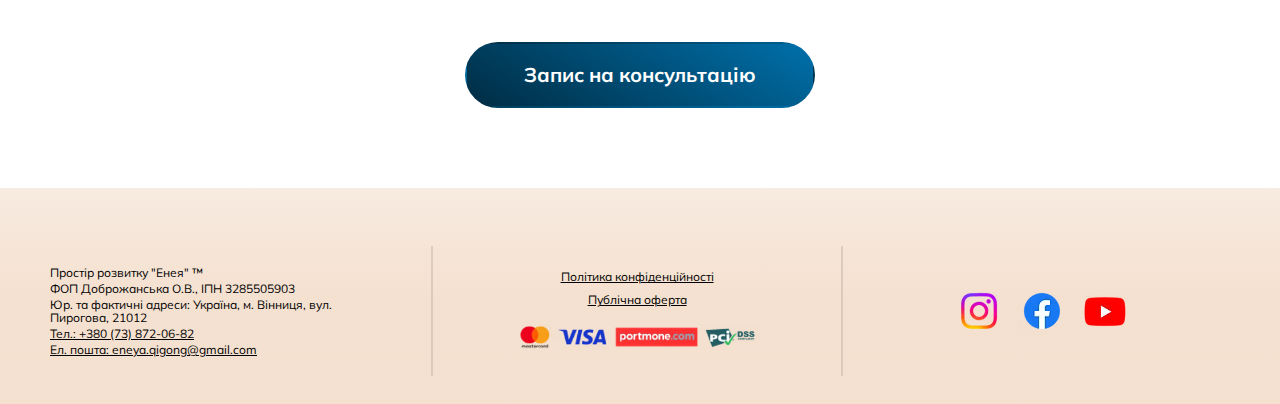
<file: psychology.html>
<!doctype html>
<html lang="uk">
  <head>
    <meta charset="UTF-8" />
    <meta name="viewport" content="width=device-width, initial-scale=1.0" />
    <meta
      name="description"
      content="Цигун онлайн-курс “Ба Дуань Цзінь” — 52 хвилини відеоуроків, демонстрації та гайд. Знімай стрес, покращуй сон і здоров’я. Доступ до матеріалів курсу не обмежений по часу."
    />
    <meta
      property="og:description"
      content="Цигун онлайн-курс “Ба Дуань Цзінь” — 52 хвилини відеоуроків, демонстрації та гайд. Знімай стрес, покращуй сон і здоров’я. Доступ до матеріалів курсу не обмежений по часу."
    />
    <meta
      name="image"
      property="og:image"
      content="https://eneya.com.ua/img/logo_eneya.png"
    />
    <meta property="og:type" content="website" />
    <meta property="og:url" content="https://eneya.com.ua" />
    <meta property="og:title" content="Простір розвитку 'Енея' тм" />
    <title>Енея</title>
    <link rel="icon" href="./img/logo.ico" type="image/x-icon" />
    <link rel="preconnect" href="https://fonts.googleapis.com" />
    <link rel="preconnect" href="https://fonts.gstatic.com" crossorigin />
    <link
      href="https://fonts.googleapis.com/css2?family=Montserrat:ital,wght@0,100..900;1,100..900&display=swap"
      rel="stylesheet"
    />
    <link
      href="https://fonts.googleapis.com/css2?family=Mulish:ital,wght@0,200..1000;1,200..1000&display=swap"
      rel="stylesheet"
    />
    <link
      rel="stylesheet"
      href="https://cdn.jsdelivr.net/npm/modern-normalize@2.0.0/modern-normalize.min.css"
    />
    <link rel="stylesheet" href="./style/general.css" />
    <link rel="stylesheet" href="./style/main.css" />
  </head>
  <body>
    <header class="header">
      <div class="wrapp_header container">
        <a class="block_logo" href="/" aria-label="На головну сторінку">
          <img src="./img/logo.svg" alt="Logo" width="84" height="84" />
          <p class="logo_text">Енея ™</p>
        </a>
        <nav class="nav">
          <a href="/">Головна</a>
          <ul class="nav_list">
            <li>
              <div class="select_course" tabindex="0">
                <div class="btn_cours">
                  <p>Навчання цигун</p>
                  <img
                    src="./img/arrowWhite.svg"
                    alt="arrow"
                    width="10"
                    height="15"
                  />
                </div>
                <ul class="drop_list">
                  <li>
                    <a href="./qigong_marathon.html"
                      >Онлайн-марафон цигун 21 день</a
                    >
                  </li>
                  <li>
                    <a href="./qigong.html">Відезапис курсу "Ба Дуань Цзінь"</a>
                  </li>

                  <li>
                    <a href="./chan_mi_gong_training.html"
                      >Семінари школи "Чань Мі Гун"</a
                    >
                  </li>
                </ul>
              </div>
            </li>
            <li>
              <div class="select_course" tabindex="0">
                <div class="btn_cours">
                  <p>Навчання тайчі</p>
                  <img
                    src="./img/arrowWhite.svg"
                    alt="arrow"
                    width="10"
                    height="15"
                  />
                </div>
                <ul class="drop_list drop_list2">
                  <li>
                    <a href="./tai_chi.html"
                      >Відеозапис курсу тайчі "Па Фа У Бу"</a
                    >
                  </li>
                  <li>
                    <a href="./tai_chi_training.html"
                      >Офлайн заняття з тайчі в Києві</a
                    >
                  </li>
                </ul>
              </div>
            </li>
            <li>
              <div class="select_course" tabindex="0">
                <div class="btn_cours">
                  <p>Індивідуальна підтримка</p>
                  <img
                    src="./img/arrowWhite.svg"
                    alt="arrow"
                    width="10"
                    height="15"
                  />
                </div>
                <ul class="drop_list drop_list3">
                  <li>
                    <a href="./psychology.html">Психологічні консультації</a>
                  </li>
                  <li><a href="./coaching.html">Коучинг</a></li>
                </ul>
              </div>
            </li>
          </ul>
        </nav>
        <nav class="nav_mob">
          <a href="/">Головна</a>
          <ul>
            <li>
              <p class="nav_mob_block">Навчання цигун</p>

              <ul>
                <li>
                  <a href="./qigong_marathon.html"
                    >Онлайн-марафон цигун 21 день</a
                  >
                </li>
                <li>
                  <a href="./qigong.html">Відезапис курсу "Ба Дуань Цзінь"</a>
                </li>

                <li>
                  <a href="./chan_mi_gong_training.html"
                    >Семінари школи "Чань Мі Гун"</a
                  >
                </li>
              </ul>
            </li>
            <li>
              <p class="nav_mob_block">Навчання тайчі</p>

              <ul>
                <li>
                  <a href="./tai_chi.html"
                    >Відеозапис курсу тайчі "Па Фа У Бу"</a
                  >
                </li>
                <li>
                  <a href="./tai_chi_training.html"
                    >Офлайн заняття з тайчі в Києві</a
                  >
                </li>
              </ul>
            </li>
            <li>
              <p class="nav_mob_block">Індивідуальна підтримка</p>
              <ul>
                <li>
                  <a href="./psychology.html">Психологічні консультації</a>
                </li>
                <li><a href="./coaching.html">Коучинг</a></li>
              </ul>
            </li>
          </ul>
        </nav>
        <button class="burger" aria-label="Відкрити меню">
          <span></span>
          <span></span>
          <span></span>
        </button>
      </div>
    </header>
    <main class="main">
      <section class="psychology">
        <div class="container psychology_container">
          <div class="psychology_wrap">
            <h1 class="psychology_title wrapp_main_title">
              Мене звати
              <span class="psychology_span">Олена Доброжанська</span> —
              практикуюча психологиня та психотерапевтка з понад
              <span class="psychology_span">15-річним досвідом роботи</span>.
            </h1>
            <picture>
              <source srcset="./img/olena_big.webp" type="image/webp" />
              <img
                class="psychology_img"
                src="./img/olena_big.JPG"
                alt="Instructor"
                width="300px"
              />
            </picture>
          </div>
        </div>
      </section>
      <section class="request">
        <img
          class="decoration_img_psyh"
          src="./img/decoration1.svg"
          alt="Deco"
          width="225"
          height="225"
        />
        <div class="container">
          <h2 class="consumer_title">З якими запитами працюю</h2>
          <ul class="consumer_list anim-fade-in">
            <li class="item_consumer_text">
              <p>Тривожність, занижена самооцінка, невпевненість у собі</p>
            </li>
            <li class="item_consumer_text">
              <p>Втрата сенсу, емоційна виснаженість, апатія</p>
            </li>
            <li class="item_consumer_text">
              <p>Проблеми у стосунках (партнерських, сімейних, робочих)</p>
            </li>
            <li class="item_consumer_text">
              <p>Подолання життєвих криз і травм</p>
            </li>
            <li class="item_consumer_text">
              <p>Самопізнання та пошук власного шляху</p>
            </li>
          </ul>
        </div>
      </section>
      <section class="approach">
        <div class="container">
          <h2 class="consumer_title">Мій підхід</h2>
          <p class="approach_text">
            Я поєдную
            <b
              >аналітичну психологію, юнгіанський аналіз, арт-терапію, тілесні
              практики та метод brainspotting</b
            >, щоб підібрати найефективніший підхід для кожної людини.
          </p>
          <p>
            Моя мета — не лише зняти гострий симптом (тривогу, страх, паніку), а
            допомогти зрозуміти глибинні причини, відновити внутрішню цілісність
            і знайти власну опору.
          </p>
        </div>
      </section>
      <section class="education">
        <div class="container education_container">
          <h2 class="consumer_title education_title">
            Освіта та професійний розвиток
          </h2>
          <ul class="education_list education_center">
            <li class="education_item">
              <p>
                <b>Вінницький державний педагогічний університет</b>,
                спеціальність «Психологія» (2006-2011).
              </p>
            </li>
            <li class="education_item">
              <p>
                <b>7 років практики у Вінниці</b>: дитяча та підліткова
                психодіагностика, профорієнтація, психокорекція.
              </p>
            </li>
          </ul>
          <h2 class="consumer_title education_title">
            Підвищення кваліфікації
          </h2>
          <ul class="education_list wrapp_feedback_item">
            <li class="education_item">
              <p>Психіатрична пропедевтика (ВНМУ ім. Пирогова, 2010–2012)</p>
            </li>
            <li class="education_item">
              <p>
                Міжнародний проєкт із дитячого та підліткового психоаналізу
                (Erica Foundation, Швеція, 2010–2015)
              </p>
            </li>
            <li class="education_item">
              <p>Арт-терапія, пісочна юнгіанська терапія (2012–2013)</p>
            </li>
            <li class="education_item">
              <p>Проєкт з групової психотерапії (психодрама, 2010–2012)</p>
            </li>
            <li class="education_item">
              <p>
                Семінари з психоаналітичних технологій (проф. Хорст Кехеле,
                Львів, 2016)
              </p>
            </li>
            <li class="education_item">
              <p>Арт-терапія: різні підходи (Київ, 2016–2018)</p>
            </li>
            <li class="education_item">
              <p>
                <b
                  >Аналітично орієнтоване консультування та юнгіанська
                  психотерапія</b
                >
                (2019–2021)
              </p>
            </li>
            <li class="education_item">
              <p>
                Семінари Мартіна Шмідта, юнгіанського аналітика (Лондон,
                2021–2023)
              </p>
            </li>
            <li class="education_item">
              <p>
                <b>Метод Brainspotting</b>, Фаза 1 і 2 (Амстердам, 2021–2023)
              </p>
            </li>
            <li class="education_item">
              <p>
                Теоретико-супервізійний курс «Юнгіанська терапія» (з 2024 року —
                дотепер)
              </p>
            </li>
          </ul>
          <h2 class="consumer_title education_title">Професійна підтримка</h2>
          <ul class="education_list education_center">
            <li class="education_item">
              <p>Індивідуальний аналіз двічі на тиждень.</p>
            </li>
            <li class="education_item">
              <p>Супервізія та участь у професійних групах — регулярно.</p>
            </li>
          </ul>
        </div>
      </section>
      <section class="psycholog_contact">
        <img
          class="decoration_right_psyh"
          src="./img/last_right_deko.svg"
          alt="Deco"
          width="73"
          height="208"
        />
        <div class="container">
          <h2 class="block_text">Формат консультацій</h2>

          <ul class="psychology_list">
            <li class="first_element">
              <p>Онлайн</p>
            </li>
            <li class="second_element">
              <p>Тривалість сесії: 50 хвилин</p>
            </li>
            <li class="three_element">
              <p>Вартість: 1800 грн</p>
            </li>
          </ul>

          <a
            href="https://t.me/eneyaprostir"
            target="_blank"
            rel="noopener noreferrer"
            class="telegram_btn"
          >
            Запис на консультацію
          </a>
        </div>
      </section>
    </main>
    <footer class="wrapp_footer_block">
      <div class="container footer_container">
        <div class="wrapp_footer">
          <div class="polyci_wrap">
            <ul class="polyci_block">
              <li id="polyci">
                <button class="footer_link">Політика конфіденційності</button>
              </li>
              <li id="offerta">
                <button class="footer_link">Публічна оферта</button>
              </li>
            </ul>
            <img
              class="payment_icon"
              src="./img/payment.png"
              alt="payment"
              width="100"
              height="20"
            />
          </div>
          <hr class="line" />
          <div class="info_block">
            <p>Простір розвитку "Енея" ™</p>
            <p class="IPN">ФОП Доброжанська О.В., ІПН 3285505903</p>
            <p>
              Юр. та фактичні адреси: Україна, м. Вінниця, вул. Пирогова, 21012
            </p>
            <a class="link" href="tel:+380738720682"
              >Тел.: +380 (73) 872-06-82</a
            >
            <a class="link" href="mailto:eneya.qigong@gmail.com"
              >Ел. пошта: eneya.qigong@gmail.com</a
            >
          </div>
          <hr class="line" />
          <div class="social_media_block">
            <div class="block_social_icon">
              <a
                href="https://www.instagram.com/olena_dobrozhanska/"
                rel="noopener noreferrer"
                target="_blank"
                ><img
                  src="./img/instagramm.png"
                  alt="instagramm"
                  width="48"
                  height="48"
              /></a>
              <a
                href="https://www.facebook.com/ProstirEneya"
                rel="noopener noreferrer"
                target="_blank"
                ><img
                  src="./img/facebook.png"
                  alt="facebook"
                  width="48"
                  height="48"
              /></a>
              <a
                href="https://www.youtube.com/@Olena_Dobrozhanska"
                rel="noopener noreferrer"
                target="_blank"
                ><img
                  src="./img/youtube.png"
                  alt="youtube"
                  width="48"
                  height="48"
              /></a>
            </div>
          </div>
        </div>
      </div>

      <div id="offerta_visib" class="policy_wrapp">
        <p id="close_modal_policy">X</p>
        <h3>Договір про надання послуг (публічна оферта)</h3>
        <ul>
          <li>1. ЗАГАЛЬНІ ПОЛОЖЕННЯ</li>
          <li>
            1.1. Фізична особа підприємець Доброжанська Олена Вікторівна (далі -
            Виконавець), пропонує будь-якій фізичній або юридичній особі (далі -
            Замовник) укласти цей Договір на визначених у ньому умовах.
          </li>
          <li>
            1.2. Відповідно до статті 633 Цивільного кодексу України цей договір
            є публічною офертою (публічним договором), і в разі прийняття його
            умов (акцепту) Замовник зобов'язується сумлінно їх виконувати.
          </li>
          <li>
            1.2.1. Акцептом цієї Оферти вважається 100% оплата Послуг, що
            продаються на web-сторінках інформаційного ресурсу, об'єднаних
            адресним доменом
            <a href="https://www.eneya.com.ua">https://www.eneya.com.ua</a>
            (далі - Сайт) в порядку, передбаченому Публічної офертою.
          </li>
          <li>
            1.3. Незгода з визначеними в цьому Договорі умовами тягне
            неможливість надання Виконавцем послуг.
          </li>
          <li>
            1.4. Замовник надає дозвіл Виконавцю на обробку своїх персональних
            даних відповідно до Закону України «Про захист персональних даних».
          </li>
          <li>
            1.5. Адміністрація Сайту залишає за собою право вносити зміни в
            Оферту, в зв'язку з чим, Клієнт зобов'язується регулярно
            відслідковувати зміни в Оферті, яка розміщена на Сайті.
          </li>
          <li>2. ПРЕДМЕТ ДОГОВОРУ</li>
          <li>
            2.1. Виконавець відповідно до умов цього Договору надає Замовнику
            доступ до матеріалів і сервісів Сайту, детальний опис яких міститься
            на Сайті.
          </li>
          <li>
            2.2. Факт оплати Замовником послуг свідчить про безумовне прийняття
            Замовником умов, визначених у цьому Договорі.
          </li>
          <li>
            2.3. Вартість послуг визначається в залежності від обраного
            матеріалу і тарифу, якщо такий передбачений.
          </li>
          <li>
            2.4. Ухвалення цієї Оферти і відповідно, укладення цього Договору
            означає, що Замовник, в необхідній для нього мірі, ознайомився з
            умовами цього договору (далі - Оферти) і тарифними пакетами,
            розміщеними на Сайті.
          </li>
          <li>3. ПРАВА ТА ОБОВ'ЯЗКИ ВИКОНАВЦЯ</li>
          <li>3.1. Виконавець зобов'язується:</li>
          <li>
            3.1.1. На підставі цього Договору та після оплати вартості обраного
            Замовником тарифного пакету, надати йому послуги певного тарифного
            пакету в термін, зазначений на Сайті.
          </li>
          <li>
            3.1.2. Забезпечити безперервність доступів до матеріалів відповідно
            до обраного Замовником матеріалу чи тарифного пакету.
          </li>
          <li>
            3.1.3. Своєчасно повідомляти Замовника про перенесення або зміну
            передбачених тарифним пакетом послуг з одночасним повідомленням
            дати, на яку перенесена зазначена послуга.
          </li>
          <li>
            3.1.4. Надавати Замовнику послуги згідно з умовами цього Договору.
          </li>
          <li>
            3.1.5. Зберігати в конфіденційності персональні дані Клієнта
            відповідно до Політики конфіденційності. Не вважається порушенням
            надання адміністрацією сайту інформації агентам і третім особам, що
            діють на підставі договору з адміністрацією сайту, для виконання
            зобов'язань перед Клієнтом.
          </li>
          <li>3.2. Виконавець має право:</li>
          <li>
            3.2.1. Призупинити/припинити надання Замовнику послуг в
            односторонньому порядку в наступних випадках:
          </li>
          <li>
            - замовник передає або доведено має доведений намір передавати
            матеріали третім особам, у тому числі через корпоративну пошту, до
            якої має доступ необмежена кількість осіб;
          </li>
          <li>- замовник порушив умови цього Договору;</li>
          <li>
            - замовник вчинив дії, які перешкоджають функціонуванню
            Інтернет-магазину або внутрішніх каналів зв'язку, в тому числі дії
            незаконного або аморального характеру, або порушують громадський
            порядок, посягають на честь і гідність громадян і підприємств та/або
            викликають їхні скарги, поширення в мережі вірусів або інших
            небажаних компонентів, вчинення дій, спрямованих на отримання
            конфіденційної інформації або інформації зі спеціальним доступом;
          </li>
          <li>
            3.2.2. В односторонньому порядку розірвати цей Договір достроково в
            разі невиконання Замовником його умов, зокрема пунктів 4.1.1, 4.1.4
            - 4.1.5 цього Договору, та/або систематичного невиконання Замовником
            правил поведінки.
          </li>
          <li>
            3.2.3. Вносити в односторонньому порядку зміни до цього Договору, а
            також вартість послуг з попередньою їх публікацією на Сайті. При
            цьому внесення змін до вже наданих послуг не допускається.
          </li>
          <li>
            3.2.4. Вимагати від Замовника відшкодування шкоди, заподіяної діями
            Замовника.
          </li>
          <li>4. ПРАВА ТА ОБОВ'ЯЗКИ ЗАМОВНИКА</li>
          <li>4.1. Замовник зобов'язаний:</li>
          <li>
            4.1.1. Сумлінно виконувати умови цього Договору, дотримуватися
            правил поведінки і своєчасно внести плату за послуги за обраним
            тарифним пакетом.
          </li>
          <li>
            4.1.2. Користувач має право використовувати інформаційний ресурс в
            повному обсязі, в порядку та на умовах, передбачених цією офертою.
            Детальний опис послуг та їх склад визначається замовленим тарифним
            пакетом, який постійно знаходиться на Сайті.
          </li>
          <li>
            4.1.3. Дотримуватися правил поведінки на Сайті і проявляти повагу до
            Виконавця, інших учасників.
          </li>
          <li>
            4.1.4. При отриманні послуг не робити несанкціонованої розсилки
            листів (спам), не здійснювати неавторизований доступ до комп'ютерних
            систем, програмного забезпечення, даних і інших матеріалів,
            захищених авторським правом, не копіювати і не поширювати їх.
          </li>
          <li>
            4.1.5. Будь-які матеріали, отримані Замовником від Виконавця в
            рамках надаваних Послуг, можуть використовуватися Клієнтом тільки в
            особистих цілях і не можуть передаватися третім особам. Замовнику
            забороняється відтворювати, повторювати і копіювати, продавати і
            перепродавати матеріали, надані Виконавцем в рамках надаваних
            Послуг.
          </li>
          <li>
            4.1.6. Участь та проходжнення курсів, онлайн-марафонів, семінарів чи
            інших форм занять не є інструкторським навчанням і не дає право
            викладання.
          </li>
          <li>4.2. Замовник має право:</li>
          <li>4.2.1. Отримувати послуги, передбачені цим Договором.</li>
          <li>4.2.2. Вимагати дотримання Виконавцем умов цього Договору.</li>
          <li>
            4.2.3. Вносити оплату Виконавцю за послуги, відповідно до обраного
            тарифного пакету, будь-яким з передбачених чинним законодавством
            України способом.
          </li>
          <li>
            4.2.4. Розірвати цей Договір в односторонньому порядку і відмовитися
            від надання послуг, безпосередньо через Сайт в особистому кабінеті.
            Доступ до всіх сервісів, матеріалів, записів, що надаються в рамках
            Сайту, залишиться до кінця вже оплаченого періоду.
          </li>
          <li>5. ПОРЯДОК РОЗРАХУНКІВ</li>
          <li>
            5.1. Послуги за цим Договором надаються на умовах 100-відсоткової
            оплати одного з тарифних пакетів або вартості матеріалів чи доступу
            до сервісів сайту.
          </li>
          <li>
            5.2. Виконавець не несе відповідальності за порядок
            перерахування/зарахування коштів. Безпека, а також інші умови
            використання обраних Замовником способів оплати виходять за рамки
            Договору і регулюються угодами з відповідними платіжними
            інтеграторами. Замовник самостійно несе відповідальність за помилки,
            які допущені ним при оплаті Послуг. Виконавець не несе
            відповідальність за збитки чи інші несприятливі наслідки, які можуть
            виникнути у Замовника та/або третіх осіб у разі неправильного
            написання призначення платежу.
          </li>
          <li>
            5.3. Моментом оплати вважається момент зарахування грошових коштів
            на розрахунковий рахунок Виконавця.
          </li>
          <li>
            5.4. При замовленні тарифного пакету користувач вносить плату і
            оплачує послуги, заповнивши фрейм платіжної системи (спеціальну
            форму) і натиснувши кнопку оплатити.
          </li>
          <li>5.5. Інформаційний товар не підлягає поверненню.</li>
          <li>6. ПОРЯДОК НАДАННЯ ПОСЛУГ</li>
          <li>
            6.1. На Сайті надається доступ до матеріалів, вебінарів,
            відеозаписів курсів, на умовах, передбачених цією офертою.
          </li>
          <li>
            6.2. Терміни надання Послуг з отримання доступу до матеріалів Сайту
            вказуються в описі Послуги, розміщеній на Сайті.
          </li>
          <li>
            6.3. У разі якщо Послуга надається в конкретний період часу,
            вказаний на сторінці опису Послуги на Сайті, а Клієнт не скористався
            Послугою в ці зазначені дати, то в інші дати для Клієнта Послуга
            повторно надаватися не буде.
          </li>
          <li>7. ВІДПОВІДАЛЬНІСТЬ</li>
          <li>
            7.1. За невиконання або неналежне виконання умов цього Договору
            Виконавець і Замовник несуть відповідальність, передбачену цим
            Договором та чинним законодавством України.
          </li>
          <li>
            7.2. Замовник усвідомлює, що порушення ним умов цього Договору
            призводить до його розірвання Виконавцем в односторонньому порядку з
            наступним припиненням/призупиненням надання послуг.
          </li>
          <li>
            7.3. Виконавець не несе відповідальності за невідповідність наданих
            Послуг очікуванням Замовника. При цьому суб'єктивна негативна оцінка
            Замовником наданих Виконавцем Послуг не є підставою вважати Послуги,
            не наданими або наданими неналежно.
          </li>
          <li>
            7.4. Ніяка інформація, матеріали та/або консультації, що надаються
            Виконавцем в рамках надання послуг за цим договором, не можуть
            розглядатися як гарантії. Прийняття рішень на основі всієї наданої
            Виконавцем інформації знаходиться у виключній компетенції Замовника.
            Замовник приймає на себе повну відповідальність і ризики, пов'язані
            з використанням інформації та матеріалів, наданих Виконавцем в
            рамках виконання своїх зобов'язань за цим Договором.
          </li>
          <li>
            7.5. Замовник несе повну відповідальність за незаконний доступ і
            здійснення несанкціонованого втручання в роботу комп'ютерів, систем
            та комп'ютерної мережі відповідно до чинного законодавства України.
          </li>
          <li>
            7.6. У разі порушення Замовником умов Договору Виконавець
            звільняється від виконання взятих на себе за цим Договором
            зобов'язань.
          </li>
          <li>8. ФОРС-МАЖОР</li>
          <li>
            8.1. Виконавець і Замовник звільняються від відповідальності за
            повне або часткове невиконання своїх зобов'язань за цим Договором,
            якщо це стало наслідком обставин непереборної сили, що виникли після
            набрання чинності цим Договором в результаті подій надзвичайного
            характеру, які не могли бути передбачені і які неможливо було
            запобігти розумними заходами.
          </li>
          <li>9. ТЕРМІН ДІЇ ДОГОВОРУ</li>
          <li>
            9.1. Договір набуває чинності з моменту оплати послуг Замовником
            Виконавцю.
          </li>
          <li>10. ЗАХИСТ АВТОРСЬКИХ ПРАВ</li>
          <li>
            10.1. Сукупність інформації, текстів, графічних елементів, дизайну,
            зображень, фото та відеоматеріалів, і інших результатів
            інтелектуальної діяльності, викладених на Сайті, захищена авторським
            правом, правом на торгову марку та іншими правами на результати
            інтелектуальної діяльності. Зазначені права є дійсними і
            охороняються у всіх формах, на всіх носіях і по відношенню до всіх
            технологій, як існуючих в даний час, так і розроблених або створених
            згодом. Ніякі права на вміст сайту, незважаючи на все інше,
            аудіовізуальні твори, текстові та графічні матеріали, програми для
            ЕОМ, товарні знаки не переходять до Замовника в результаті
            користування Сайтом і укладення цього договору.
          </li>
          <li>
            10.2. У разі порушення Замовником положень цього договору, що
            стосуються захисту авторських прав Виконавця, останній має право
            вимагати виплати компенсації в стократному розмірі від вартості
            товару, за кожен випадок порушення, а також компенсації усіх
            завданих збитків, включаючи упущену вигоду.
          </li>
          <li>11. ВИРІШЕННЯ СПОРІВ</li>
          <li>
            11.1. Всі суперечки і розбіжності, що виникли з приводу виконання
            умов цього Договору, підлягають вирішенню шляхом переговорів на
            підставі письмової заяви (претензії) Замовника.
          </li>
          <li>
            11.2. Виконавець після отримання від Замовника послуг заяви
            (претензії), зобов'язаний протягом 10 (десяти) робочих днів
            задовольнити заявлені вимоги чи направити Замовнику мотивовану
            відмову.
          </li>
          <li>
            11.3. У разі якщо спір, який виник, не буде врегульовано в
            претензійному порядку, Замовник або Виконавець має право звернутися
            до суду за місцем знаходження Виконавця.
          </li>
          <li>
            11.4. Замовник послуг гарантує, що всі умови цього Договору йому
            зрозумілі, і він приймає їх безумовно і в повному обсязі.
          </li>
          <li>12. РЕКВІЗИТИ</li>
          <li>Виконавець</li>
          <li>Фізична особа-підприємець Доброжанська Олена Вікторівна</li>
          <li>
            Рахунок UA833220010000026003330084646 в АТ “УНІВЕРСАЛ БАНК” МФО
            322001
          </li>
          <li>
            Свідоцтво, реєстраційний номер запису 022823062336, видане ГУ ДПС У
            ВІННИЦЬКІЙ ОБЛАСТІ (ВІННИЦЬКА ДПІ М.ВІННИЦЯ).
          </li>
          <li>«31» березня 2023 р. Ідентифікаційний номер 3285505903</li>
          <li>eneya.qigong@gmail.com</li>
        </ul>
      </div>
      <div class="overlay"></div>

      <div id="visib_policy_two" class="policy_wrapp">
        <p id="close_modal_policy2" class="close_modal_policy">X</p>
        <h3>Політика конфіденційності</h3>
        <ul>
          <li>
            Політика обробки персональних даних (далі - Політика) розроблена
            відповідно до Закону України «Про захист персональних даних».
          </li>
          <li>
            Політика визначає порядок обробки персональних даних та заходи щодо
            забезпечення безпеки персональних даних користувачів сайту з метою
            захисту прав і свобод людини і громадянина при обробці його
            персональних даних, в тому числі захисту прав на недоторканність
            приватного життя, особисту і сімейну таємницю.
          </li>
          <li>
            Оператор зобов'язаний опублікувати або іншим чином забезпечити
            необмежений доступ до цієї Політики обробки персональних даних.
          </li>
          <li>
            Політика розміщена на сайті
            <a href="https://www.eneya.com.ua">https://www.eneya.com.ua</a> у
            відкритому доступі і призначена для всіх користувачів сайту.
            Користуючись сайтом, користувач, замовник підтверджує, що
            ознайомився з цією політикою і повністю згоден з усіма її умовами.
          </li>
          <li>
            Використовуючи інтернет-сайт і/або надаючи Оператору персональні
            дані, користувач висловлює згоду на автоматизовану і
            неавтоматизовану обробку своїх персональних даних відповідно до
            Закону України «Про захист персональних даних».
          </li>
          <li>ТЕРМІНИ ТА ВИЗНАЧЕННЯ</li>

          <li>
            Оператор персональних даних - Фізична особа-підприємець Доброжанська
            Олена Вікторівна, ІПН: 3285505903.
          </li>
          <li>
            Персональні дані — відомості чи сукупність відомостей про фізичну
            особу, яка ідентифікована або може бути конкретно ідентифікована.
          </li>
          <li>
            Обробка персональних даних - будь-яка дія (операція) або сукупність
            дій (операцій), що здійснюються з використанням засобів
            автоматизації або без використання таких засобів з персональними
            даними, включаючи збір, запис, систематизацію, накопичення,
            зберігання, уточнення (оновлення, зміна), витяг, використання,
            передачу (поширення, надання, доступ), знеособлення, блокування,
            видалення, знищення персональних даних.
          </li>
          <li>
            Сайт - сукупність розміщених у мережі інтернет веб-сторінок,
            об'єднаних єдиною темою, дизайном та єдиним адресним простором
            доменів, що включає, але не обмежується наступним доменним ім'ям
            <a href="https://www.eneya.com.ua">https://www.eneya.com.ua</a>.
          </li>
          <li>1. ПРИНЦИПИ ОБРОБКИ ПЕРСОНАЛЬНИХ ДАНИХ</li>
          <li>
            1.1. Обробка персональних даних у Оператора здійснюється на основі
            наступних принципів:
          </li>
          <li>законності і справедливості;</li>
          <li>
            обмеження обробки персональних даних досягненням конкретних,
            заздалегідь визначених і законних цілей;
          </li>
          <li>
            недопущення обробки персональних даних, несумісних з цілями збору
            персональних даних;
          </li>
          <li>
            недопущення об'єднання баз даних, що містять персональні дані,
            обробка яких здійснюється в цілях, несумісних між собою;
          </li>
          <li>
            обробки тільки тих персональних даних, які відповідають цілям їх
            обробки;
          </li>
          <li>
            відповідності змісту і обсягу оброблюваних персональних даних
            заявленим цілям обробки;
          </li>
          <li>
            недопущення обробки персональних даних, надлишкових стосовно
            заявленим цілям їх обробки;
          </li>
          <li>
            забезпечення точності, достатності та актуальності персональних
            даних по відношенню до цілей обробки персональних даних;
          </li>
          <li>
            знищення або знеособлення персональних даних після досягнення цілей
            їх обробки або в разі втрати необхідності в досягненні цих цілей,
            при неможливості усунення Оператором допущених порушень персональних
            даних, якщо інше не передбачено законом.
          </li>
          <li>2. Дані, які збираються</li>
          <li>
            2.1. Всі Користувачі можуть відвідувати сайт, не розголошуючи при
            цьому будь-які персональні дані. При цьому, ненадання Користувачем
            необхідної інформації, запитуваної в відповідних секціях введення
            інформації і в інших розділах сайту, може спричинити за собою
            неможливість надання Оператором Користувачеві певних послуг.
          </li>
          <li>
            2.2. З метою надання послуг Користувачеві, а також в інших цілях,
            зазначених в Політиці, Оператор може запитувати такі дані про
            Користувача:
          </li>
          <li>Ім'я</li>
          <li>Прізвище</li>
          <li>Адреса електронної пошти</li>
          <li>Номер мобільного телефону</li>
          <li>Фотографія</li>
          <li>Ідентифікатор користувача в соц. мережі Facebook</li>
          <li>Аккаунт у соціальній мережі Instagram</li>
          <li>
            2.3. Користувач, використовуючи сайт, дає свою згоду на обробку
            зазначених даних. Користувач має право в будь-який час відкликати
            дану згоду, а також вимагати видалити/блокувати його персональні
            дані, направивши письмово повідомлення про відкликання за адресою
            eneya.qigong@gmail.com. В цьому випадку Оператор припиняє обробку і
            знищує персональні дані протягом 30 днів з моменту отримання
            відкликання. При цьому після видалення/блокування персональних даних
            користувача Оператор не надає йому більш послуги і не направляє
            розсилку. При цьому віддалені дані можуть зберігатися в системах
            третіх осіб: в кеш-пам'яті, пошукових системах, взаємопов'язаних
            проксі-серверах тощо.
          </li>

          <li>
            2.4. Користувач має право змінити (оновити, доповнити) надану їм
            персональну інформацію або її частину, направивши письмово
            повідомлення про зміни за адресою eneya.qigong@gmail.com.
          </li>

          <li>3. НЕПЕРСОНАЛЬНА ІНФОРМАЦІЯ</li>

          <li>
            3.1. При вході на сайт деяка не персональна інформація (тип
            браузера, кількість відвідувань, середня тривалість відвідування,
            відвідані сторінки) записується автоматично. Ця інформація
            використовується в цілях вдосконалення запиту, вмісту і
            функціональності сайту. Така інформація може бути в подальшому
            використана Оператором або передана третім особам.
          </li>

          <li>
            3.2. На сайті використовуються файли Cookies - це невеликі файли,
            які тимчасово зберігаються на жорсткому диску, що дозволяють
            розпізнати комп'ютер користувача при подальших відвідинах сайту.
            Сайт використовує cookies виключно в цілях отримання інформації про
            використання сайту. Дані в файлах cookies анонімні і не містять
            персональних даних.
          </li>

          <li>
            3.3. Ви можете знайти інформацію про те, як відключити файли cookie
            або змінити налаштування файлів cookie для браузера, перейшовши за
            наступними посиланнями:
          </li>

          <li>
            Google Chrome:
            <a href="https://support.google.com/chrome/"
              >https://support.google.com/chrome/</a
            >
          </li>
          <li>
            Firefox:
            <a
              href="https://support.mozilla.org/en"
              rel="noopener noreferrer"
              target="_blank"
              >https: //support.mozilla.org/en</a
            >
          </li>
          <li>
            Safari:
            <a
              href="http://help.apple.com/safari/m"
              rel="noopener noreferrer"
              target="_blank"
              >http: //help.apple.com/safari/m</a
            >
          </li>

          <li>4. ЦІЛІ ЗБОРУ ПЕРСОНАЛЬНИХ ДАНИХ</li>

          <li>
            4.1. Вся отримана від користувачів інформація використовується
            виключно для того, щоб Користувач отримав запитувану послугу, а
            також для відповіді на запити користувача, для відправки різної
            електронної кореспонденції, для формування статистичних даних.
          </li>

          <li>
            4.2. Зробивши вхід на сайт через Facebook, Користувач дає згоду на
            отримання від виконавця розсилок рекламно-інформаційного характеру
            (анонси програм, розклад курсів, оповіщення про важливі події,
            інформація про оплату і платіжні документи та ін.). Користувач має
            право в будь-який час відкликати дану згоду, надіславши письмово
            повідомлення про відкликання за адресою yulia.pros@gmail.com.
          </li>

          <li>
            4.3. Розсилки надходять у вигляді електронного листа на адресу,
            вказану Користувачем на сайті.
          </li>

          <li>5. ОБРОБКА ПЕРСОНАЛЬНИХ ДАНИХ</li>

          <li>
            5.1. Виконавець має право здійснювати Обробку персональних даних -
            тобто будь-яка дія (операція) або сукупність дій (операцій), що
            здійснюються з використанням засобів автоматизації або без
            використання таких засобів з персональними даними, включаючи збір,
            запис, систематизацію, накопичення, зберігання, уточнення
            (оновлення, зміна), витяг, використання, передачу (поширення,
            надання, доступ), знеособлення, блокування, видалення, знищення
            персональних даних.
          </li>

          <li>6. РОЗКРИТТЯ ІНФОРМАЦІЇ</li>

          <li>
            6.1. Оператор, його співробітники і треті особи, які отримали доступ
            до персональних даних, зобов'язані не розголошувати іншим третім
            особам і не поширювати персональні дані без згоди суб'єкта
            персональних даних, якщо інше не передбачено законом України
            (наприклад, при запиті уповноваженого державного органу).
          </li>

          <li>
            6.2. Не є порушенням конфіденційності Персональних даних надання
            Оператором інформації третім особам, що діють на підставі договору з
            Оператором для виконання зобов'язань перед Користувачем.
          </li>

          <li>7. ТЕРМІНИ ЗБЕРІГАННЯ ПЕРСОНАЛЬНИХ ДАНИХ</li>

          <li>
            7.1. Обробка персональних даних користувача здійснюється без
            обмеження терміну (до моменту припинення діяльності оператора
            персональних даних), будь-яким законним способом, в тому числі в
            інформаційних системах персональних даних з використанням засобів
            автоматизації або без використання таких засобів.
          </li>

          <li>8. ЗМІНА ЦІЄЇ ПОЛІТИКИ</li>

          <li>
            8.1. Виконавець має право вносити зміни в Політику на свій розсуд і
            без попереднього повідомлення Користувача сайту. Тому Користувачеві
            сайту рекомендується при наступному відвідуванні сайту заново
            перечитати умови і звернути увагу на можливі зміни або поправки.
            Нова редакція Політики вступає в силу з моменту її розміщення на
            сайті, якщо інше не передбачено новою редакцією Політики.
          </li>

          <li>9. ЗАКЛЮЧНІ ПОЛОЖЕННЯ</li>

          <li>
            9.1. Оператор рекомендує користуватися сайтом особам, які досягли 18
            років. Відповідальність за дії неповнолітніх, включаючи придбання
            ними послуг Оператора, лежить на законних представників
            неповнолітніх.
          </li>

          <li>
            9.2. Оператор не перевіряє достовірність персональних даних, наданих
            користувачами, і не здійснює контроль за їх дієздатністю, і виходить
            з того, що користувач надає достовірну та достатню персональну
            інформацію з питань, що пропонуються у формі реєстрації, і підтримує
            цю інформацію в актуальному стані.
          </li>

          <li>
            9.3. Ця Політика може бути застосована тільки до інформації, що
            обробляється в ході використання сервісів сайту. Оператор не
            контролює і не несе відповідальність за обробку інформації сайтами
            третіх осіб, на які Користувач може перейти по посиланнях, які
            доступні на сайті.
          </li>

          <li>
            9.4. Контент сайту не може бути використаний, зокрема скопійований,
            опублікований, відтворений, перероблений, поширений, проданий або
            використаний в інший спосіб частинами або повністю без згоди
            Оператора.
          </li>

          <li>
            9.5. Оператор не несе відповідальності за втрату даних внаслідок дій
            третіх осіб, в тому числі хостинг-провайдера Оператора, помилок
            програмного забезпечення, ненадійності каналів зв'язку, а також
            незаконних дій хакерів та інших зловмисників. У разі виявлення
            втрати призначених для користувача даних Оператор зобов'язується
            повідомити користувачів, а також докласти всіх можливих зусиль для
            зменшення негативних наслідків для користувачів та ідентифікації
            відповідальних.
          </li>

          <li>
            9.6. Недійсність окремих норм цієї Політики конфіденційності, якщо
            таке буде визнано рішенням суду або іншого уповноваженого державного
            органу, не означає її недійсності в цілому.
          </li>

          <li>
            9.7. Всі можливі спори підлягають вирішенню відповідно до
            Законодавства України за місцем реєстрації Оператора. Перед
            зверненням до суду Користувач повинен дотримати обов'язковий
            досудовий порядок і направити Оператору відповідну претензію в
            письмовому вигляді. Термін відповіді на претензію складає 30
            (тридцять) робочих днів.
          </li>

          <li>10. КОНТАКТНА ІНФОРМАЦІЯ</li>

          <li>Фізична особа-підприємець Доброжанська Олена Вікторівна</li>

          <li>ІПН: 3285505903</li>

          <li>eneya.qigong@gmail.com</li>

          <li>Згода на обробку персональних даних</li>

          <li>
            Відповідно до Закону України «Про захист персональних даних» вільно,
            своєю волею і в своєму інтересі підтверджую, що використання сайту
            eneya.com.ua і його сервісів означає вираз моєї безумовної згоди на
            обробку моїх персональних даних фізичною особою підприємцем
            Доброжанською Оленою Вікторівною ІПН: 3285505903 (Оператор
            персональних даних).
          </li>

          <li>
            Я поінформований (а), що під обробкою персональних даних
            розуміється:
          </li>

          <li>
            будь-яка дія (операція) або сукупність дій (операцій), що
            здійснюються з використанням засобів автоматизації або без
            використання таких засобів з персональними даними;
          </li>
          <li>
            збір, запис, систематизацію, накопичення, зберігання, уточнення
            (оновлення, зміна), витяг, використання, блокування, видалення;
          </li>
          <li>
            передачу, в випадках передбачених політикою конфіденційності,
            розміщеної на сайті eneya.com.ua, а також здійснення будь-яких інших
            дій з моїми персональними даними, передбачених чинним законодавством
            України.
          </li>

          <li>Ця Згода видана мною на обробку наступних персональних даних:</li>

          <li>Ім'я</li>
          <li>Прізвище</li>
          <li>Адреса електронної пошти</li>
          <li>Номер мобільного телефону</li>
          <li>Фотографія</li>
          <li>Ідентифікатор користувача в соц. мережі Facebook</li>
          <li>Аккаунт у соціальній мережі Instagram</li>

          <li>
            Я підтверджую, що Оператор персональних даних має право
            використовувати мої дані в цілях, визначених політикою
            конфіденційності та іншими документами, що визначають порядок роботи
            з персональними даними, а також для виконання цивільних та інших
            договорів, аналізу купівельної поведінки і поліпшення якості товарів
            і послуг, для надання мені інформації комерційного та інформаційного
            характеру через будь-які канали зв'язку, в тому числі поштою, смс,
            електронною поштою, телефоном.
          </li>

          <li>
            Підтверджую, що ознайомлений (а) з положеннями Закону України «Про
            захист персональних даних», права і обов'язки у сфері захисту
            персональних даних мені зрозумілі.
          </li>

          <li>
            Ця згода діє до моменту її відкликання шляхом направлення
            відповідного повідомлення на адресу: eneya.qigong@gmail.com.
          </li>
        </ul>
      </div>
      <div id="overlay_two" class="overlay"></div>
    </footer>

    <script src="./js/jquery.js"></script>
    <script src="./js/main.js"></script>
  </body>
</html>
</file>
<file: style/general.css>
:root {
  --main_font: "Montserrat", serif;
  --second_font: "Mulish", sans-serif;
  --btn_background_color: linear-gradient(30deg, #002c43 0%, #0070aa 100%);
  --block_backround_color: linear-gradient(
    90deg,
    rgba(242, 223, 207, 0.39) 0%,
    rgba(228, 177, 134, 0.39) 100%
  );
  --block_backround_color_form: linear-gradient(
    180deg,
    rgba(242, 223, 207, 0.39) 0%,
    rgba(228, 177, 134, 0.39) 100%
  );
  --block_backround_color_footer: linear-gradient(
    0deg,
    rgba(242, 223, 207, 0.39) 0%,
    rgba(228, 177, 134, 0.39) 100%
  );
}
* {
  box-sizing: border-box;
}
body {
  margin: 0;
  padding: 0;
}
img {
  vertical-align: middle;
}
p,
a,
h1,
h2,
h3,
h4,
h5,
h6,
ul,
li {
  margin: 0;
  padding: 0;
}
li {
  list-style: none;
}
.container {
  max-width: 100%;
  padding-left: 10px;
  padding-right: 10px;
  margin-left: auto;
  margin-right: auto;
}

@media screen and (min-width: 430px) {
  .container {
    padding-left: 10px;
    padding-right: 10px;
  }
}

@media screen and (min-width: 1280px) {
  .container {
    padding-left: 120px;
    padding-right: 120px;
  }
}
@media screen and (min-width: 1440px) {
  .container {
    padding-left: 160px;
    padding-right: 160px;
  }
  @media screen and (min-width: 1920px) {
    .container {
      max-width: 1860px;
      padding-left: 160px;
      padding-right: 160px;
    }
  }
}
</file>
<file: style/main.css>
@keyframes fadein {
  0% {
    opacity: 0;
  }
  100% {
    opacity: 1;
  }
}

@keyframes spin {
  to {
    transform: translate(-50%, -50%) rotate(360deg);
  }
}

.modal {
  position: fixed;
  inset: 0;
  display: none;
  z-index: 9999;
}

.modal.active {
  display: block;
}

.modal_overlay {
  position: absolute;
  inset: 0;
  background: rgba(0, 0, 0, 0.6);
}

.modal_content {
  position: relative;
  background: #fff;
  max-width: 400px;
  width: 90%;
  padding: 52px 24px 32px;
  border-radius: 16px;
  text-align: center;
  margin: auto;
  top: 50%;
  transform: translateY(-50%);
  box-shadow: 0 10px 40px rgba(0, 0, 0, 0.2);
}

.modal_content h3 {
  margin-bottom: 12px;
}

.modal_content p {
  margin-bottom: 20px;
}

.modal_btn {
  cursor: pointer;
  width: 180px;
  font-size: 20px;
  line-height: 1.2;
  display: block;
  text-decoration: none;
  background-image: var(--btn_background_color);
  background-color: #0070aa;
  border: solid 2px transparent;
  border-radius: 33px;
  padding: 17px 24px;
  font-family: var(--second_font);
  transition:
    color 250ms cubic-bezier(0.4, 0, 0.2, 1),
    background-image 250ms cubic-bezier(0.4, 0, 0.2, 1),
    background-color 250ms cubic-bezier(0.4, 0, 0.2, 1),
    border 250ms cubic-bezier(0.4, 0, 0.2, 1);
  text-align: center;
  color: #fff;
  margin: 0 auto;
  font-weight: 700;
  max-width: 100%;
}

/* .modal_btn:hover,
.modal_btn:focus {
  color: black;
  border: solid 2px #002c43;
  background-image: none;
  background-color: transparent;
} */

.modal_btn:hover,
.buy_course_btn:hover {
  color: black;
  border: 2px solid #002c43;
  background-image: none;
  background-color: transparent;
}

.modal_btn:focus,
.buy_course_btn:focus {
  outline: none;
}

.modal_btn:focus-visible,
.buy_course_btn:focus-visible {
  outline: 2px solid #002c43;
  outline-offset: 3px;
}

.modal_btn:active,
.buy_course_btn:active {
  transform: translateY(1px);
}

@media (hover: none) and (pointer: coarse) {
  .modal_btn:hover,
  .buy_course_btn:hover {
    color: #fff;
    border: 2px solid transparent;
    background-image: var(--btn_background_color);
    background-color: #0070aa;
  }
}
.modal_close {
  position: absolute;
  top: 12px;
  right: 16px;
  background: none;
  border: none;
  font-size: 28px;
  cursor: pointer;
}

/* Header */
.header {
  padding: 10px 0 8px;
}
.wrapp_header {
  display: flex;
  align-items: center;
  justify-content: space-between;
}
.block_logo {
  display: flex;
  align-items: center;
  text-decoration: none;
}
.block_logo > img {
  width: 64px;
  height: 64px;
}
.logo_text {
  font-family: var(--second_font);
  font-weight: 700;
  font-size: 18px;
  line-height: 1.5;
  color: #d3ac8c;
  display: none;
}

.nav {
  display: none;
  align-items: center;
  gap: 50px;
  margin: 0 0 0 auto;
}

.nav > a,
.nav_list {
  display: flex;
  align-items: center;
  gap: 50px;
}

.nav a {
  font-family: var(--second_font);
  font-weight: 700;
  font-size: 18px;
  line-height: 1.5;
  text-decoration: none;
  color: #001a49;
}

.burger {
  display: flex;
  flex-direction: column;
  gap: 6px;
  background: none;
  border: none;
  cursor: pointer;
  z-index: 1001;
}

.burger span {
  width: 28px;
  height: 3px;
  background: black;
  transition: 0.3s;
}

.nav_mob {
  position: fixed;
  inset: 0;
  background: #000;
  padding: 120px 20px 20px;
  transform: translateX(100%);
  transition: transform 0.3s ease;
  z-index: 1000;
  color: #fff;
  font-family: var(--second_font);
  font-size: 18px;
  line-height: 1.5;

  overflow-y: auto;
  /* -webkit-overflow-scrolling: touch; */
}

.nav_mob a {
  color: #fff;
  text-decoration: none;
  font-family: var(--second_font);
  font-size: 18px;
  line-height: 1.5;
  margin: 0 auto;
  display: block;
  text-align: center;
  margin-bottom: 20px;
}

.nav_mob.active {
  transform: translateX(0);
}

.nav_mob ul {
  display: flex;
  flex-direction: column;
  gap: 20px;
  align-items: center;
}
.nav_mob ul a {
  margin: 0;
}

.nav_mob_block {
  margin-bottom: 20px;
  text-align: center;
  color: #818a8c;
  font-weight: 800;
}
.burger.active span {
  background: #fff;
  position: fixed;
  right: 10px;
}
.burger.active span:nth-child(1) {
  transform: rotate(45deg) translate(-6px, 6px);
}

.burger.active span:nth-child(2) {
  opacity: 0;
}

.burger.active span:nth-child(3) {
  transform: rotate(-45deg) translate(-6px, -6px);
}

/* btn course */
.select_course {
  position: relative;
}
.select_course {
  border: none;
  background: transparent;
  padding: 0;
}
.btn_cours {
  display: flex;
  align-items: center;
  cursor: pointer;
  border: none;
  letter-spacing: 0.03em;
}

.btn_cours > p {
  font-family: var(--second_font);
  font-weight: 700;
  font-size: 18px;
  line-height: 1.5;
  color: #001a49;
}
.btn_cours > img {
  margin-left: 10px;
  width: 10px;
  height: 15px;
}
.drop_list {
  z-index: 9;
  background: var(--btn_background_color);
  width: 170px;
  border-radius: 10px;
  padding: 15px;
  position: absolute;
  display: none;
  flex-direction: column;
  gap: 10px;
}

.drop_list.flex {
  display: flex;
}

.drop_list a {
  color: white;
  font-weight: 500;
  font-size: 14px;
  cursor: pointer;
  font-family: var(--main_font);
  text-decoration: none;
}

/* End header */
/* main section */
.hidden-title {
  display: none;
}
.hero_container {
  position: relative;
}
.wrapp_video_block {
  padding-top: 30px;
}
.wrapp_video_block_tai {
  padding-top: 15px;
}
.wrapp_video_block_gigoing {
  padding-top: 15px;
}

.left_block {
  width: 100%;
  background: var(--block_backround_color);
  border-radius: 20px;
  display: flex;
  flex-direction: column;
  justify-content: center;
  padding: 30px 20px;
}

.for_adapt_height {
  display: flex;
  flex-direction: column;
  justify-content: flex-start;
  align-items: center;
}

.wrapp_main_subtitle {
  font-family: var(--main_font);
  font-weight: 700;
  font-size: 18px;
  line-height: 1.5;
  letter-spacing: -0.05em;
  text-align: center;
  color: #001a49;
  margin-bottom: 10px;
}

.wrapp_main_subtitle_index {
  color: white;
  text-transform: uppercase;
}

.wrapp_main_title {
  font-family: var(--main_font);
  font-weight: 700;
  font-size: 32px;
  line-height: 1.41;
  letter-spacing: -0.03em;
  text-align: center;
  color: #001a49;
  margin-bottom: 10px;
}

.wrapp_main_title_index {
  color: white;
  text-transform: uppercase;
  max-width: 600px;
}
.wrapp_main_text {
  /* margin-bottom: 20px; */
  font-family: var(--main_font);
  color: black;
  font-weight: 600;
  font-size: 18px;
  line-height: 1.5;
  text-align: center;
}
.wrapp_main_text_tai {
  margin-bottom: 20px;
}
.wrapp_main_text_gigong {
  margin-bottom: 20px;
}

.wrapp_main_text_index {
  color: white;
  max-width: 400px;
}
.main_container_lines {
  display: flex;
  gap: 10px;
  align-items: center;
}
.white_line {
  width: 120px;
  height: 3px;
  background-color: white;
  border-radius: 20px;
}

.block_align {
  text-align: center;
  /* max-width: 620px; */
  width: 100%;
  margin: 0 auto;
}
.left_list {
  display: flex;
  flex-direction: column;
  margin-bottom: 20px;
  padding: 0 12px;
}
.left_title {
  font-family: var(--main_font);
  font-weight: 700;
  font-size: 32px;
  line-height: 1.22;
  letter-spacing: -0.03em;
  text-align: center;
  margin-bottom: 30px;
}
.left_text {
  font-family: var(--second_font);
  font-weight: 400;
  font-size: 16px;
  line-height: 1.5;
  text-align: center;
  color: #25282d;
}
.left_subtitle {
  font-family: var(--second_font);
  font-weight: 700;
  font-size: 18px;
  line-height: 1.5;
  text-align: center;
  margin-bottom: 30px;
}
.buy_course_btn {
  display: block;
  text-decoration: none;
  background-image: var(--btn_background_color);
  background-color: #0070aa;
  border: solid 2px transparent;
  border-radius: 33px;
  padding: 17px 24px;
  font-family: var(--second_font);
  transition:
    color 250ms cubic-bezier(0.4, 0, 0.2, 1),
    background-image 250ms cubic-bezier(0.4, 0, 0.2, 1),
    background-color 250ms cubic-bezier(0.4, 0, 0.2, 1),
    border 250ms cubic-bezier(0.4, 0, 0.2, 1);
  width: 178px;
  height: 53px;
  font-weight: 700;
  font-size: 16px;
  line-height: 1.2;
  text-align: center;
  color: #fff;
  margin: 0 auto;
}

.buy_course_btn:hover,
.buy_course_btn:focus {
  color: black;
  border: solid 2px #002c43;
  background-image: none;
  background-color: transparent;
}

.video_placeholder {
  max-width: 356px;
  width: 100%;
  border-radius: 20px;
  box-shadow: 0px 12px 24px 0px #818a8c;
  border: none;
  margin-bottom: 30px;
}

/* end main section */
/* about product block */
.wrapp_decoration_block {
  position: relative;
  padding: 30px 0 15px;
}
.second_block {
  padding: 30px 0 15px;
}
.wrapp_about_product {
  text-align: center;
  display: flex;
  flex-direction: column;
  gap: 30px;
  position: relative;

  align-items: center;
}
.block_text {
  font-family: var(--main_font);
  font-weight: 700;
  font-size: 32px;
  line-height: 1.22;
  text-align: center;
  margin: 0 auto;
  margin-bottom: 30px;
  max-width: 598px;
}
.about_title {
  font-family: var(--main_font);
  font-weight: 700;
  font-size: 32px;
  line-height: 1.22;
  text-align: center;
  margin: 0 auto;
}
.about_title_tai {
  margin-bottom: 30px;
}
.about_text {
  font-family: var(--second_font);
  font-weight: 380;
  font-size: 18px;
  line-height: 1.5;
  text-align: center;
  letter-spacing: 0.03em;
  margin-bottom: 20px;
}
.about_text_gigoing {
  margin-bottom: 0;
}
.about_text_marathon {
  margin: 0 auto;
  margin-bottom: 20px;
}
.about_text_marathon2 {
  margin: 0 auto;
}

.block_yin {
  display: flex;
  justify-content: space-between;
  gap: 10px;
}
.second_list {
  flex-wrap: wrap;
  gap: 26px;
  margin-bottom: 30px;
  justify-content: center;
}

.block_yin > li {
  text-align: center;
  max-width: 180px;
  width: 100%;
  display: flex;
  gap: 10px;
  flex-direction: column;
  align-items: center;
  opacity: 0;
}
.second_list > li {
  gap: 17px;
}
.block_yin > li > img {
  width: 50px;
  height: 50px;
}
.block_yin > li > p {
  font-family: var(--second_font);
  font-weight: 700;
  font-size: 16px;
  line-height: 1.5;
  text-align: center;
}
.result_btn {
  margin-bottom: 0;
  opacity: 0;
}
.decoration_images_left {
  position: absolute;
  z-index: -1;
  left: -50px;
  width: 178px;
  height: 167px;
  top: -160px;
  clip-path: polygon(50px 0, 100% 0, 100% 100%, 50px 100%);
}

.decoration_images_right {
  position: absolute;
  right: 0;
  bottom: 326px;
  height: 152px;
  width: 51px;
  z-index: -1;
}

/* end about product block */
/* about consumer */
.wrapp_about_consumer {
  padding: 30px 0 15px 0;
}
.wrapp_about_consumer_marathon {
  padding-top: 15px;
  padding-bottom: 0;
}
.consumer_title {
  font-family: var(--main_font);
  font-weight: 700;
  font-size: 32px;
  line-height: 1.22;
  text-align: center;
  margin-bottom: 30px;
}
.consumer_list,
.block_yin_list {
  display: flex;
  flex-direction: column;
  gap: 20px;
}
.consumer_list_participation {
  margin-bottom: 30px;
}
.consumer_list_marathon {
  margin-bottom: 30px;
}

/* .block_yin_list {
  margin-bottom: 40px;
} */
.item_consumer_text,
.block_yin_item {
  width: 100%;
  background: var(--block_backround_color);
  border-radius: 20px;
  padding: 20px;
  display: flex;
  flex-direction: column;
  gap: 20px;
  opacity: 0;
  align-items: center;
}

.item_consumer_text {
  padding: 30px;
}
.item_consumer_lesson {
  background: #002c43d9;
}

/* .item_consumer_text > h3 {
  font-family: var(--second_font);
  font-weight: 700;
  font-size: 18px;
  line-height: 1.5;
  text-align: center;
} */
.item_consumer_text > p,
.block_yin_item > p,
.coach_item_text {
  font-family: var(--second_font);
  color: #25282d;
  font-weight: 400;
  font-size: 16px;
  line-height: 1.5;
  text-align: center;
}

.item_consumer_lesson > p {
  color: white;
}

/* end about consumer */
/* element course */
.block_element_course {
  text-align: left;
}

.block_element_course > .block_btn {
  text-align: center;
}
.wrapp_about_product_down {
  position: relative;
  display: flex;
  flex-direction: column;
  align-items: center;
}
.decoration_blue_image {
  display: none;
  position: absolute;
  z-index: -2;
  left: -55px;
  top: -150px;
  width: 225px;
  height: 225px;
  clip-path: polygon(55px 0, 100% 0, 100% 100%, 55px 100%);
}
.decoration_orange_image {
  display: none;
  position: absolute;
  z-index: -1;
  left: 34px;
  top: -10px;
  width: 96px;
  height: 96px;
}
/* feedback section */
.wrapp_feedback_block {
  padding: 15px 0;
}
.wrapp_feedback_block_chan {
  padding-top: 0;
}
.wrapp_feedback_block_training {
  padding-top: 0;
}
.feedback_container {
  background: var(--block_backround_color);
  padding: 30px 10px;
  border-radius: 20px;
}

.feedback_title {
  font-family: var(--main_font);
  font-weight: 700;
  font-size: 32px;
  line-height: 1.22;
  text-align: center;
  margin-bottom: 30px;
}
.wrapp_feedback_items {
  display: flex;
  flex-wrap: nowrap;
  overflow-x: auto;
  overflow-y: hidden;
  gap: 10px;
  scrollbar-width: none;
  -ms-overflow-style: none;
  cursor: grab;
  user-select: none;
  -webkit-user-select: none;
  -ms-user-select: none;
  width: max-content;
  margin: 0 auto;
}

/* .wrapp_feedback_part {
  margin-bottom: 40px;
} */
.wrapp_feedback_part_marathon {
  margin-bottom: 0;
}

.feedback_scroller {
  overflow-x: auto;
  overflow-y: hidden;
  width: 100%;
  scrollbar-width: none;
}

.feedback_scroller::-webkit-scrollbar {
  display: none;
}

.wrapp_feedback_center {
  cursor: unset;
  /* margin-bottom: 40px; */
}
.wrapp_feedback_items:active {
  cursor: grabbing;
}

.feedback::-webkit-scrollbar {
  display: none;
}
.feedback_item {
  flex: 0 0 auto;
  width: 300px;
  background-color: #002c43d9;
  padding: 30px;
  color: white;
  border-radius: 20px;
  max-height: 520px;
  display: flex;
  flex-direction: column;
  opacity: 0;
}

.feedback_item > div > p {
  font-family: var(--second_font);
}
.name {
  font-size: 16px;
  line-height: 1.5;
  font-weight: 700;
  margin-bottom: 4px;
}
.age {
  font-size: 16px;
  line-height: 1.5;
  margin-bottom: 4px;
}
.profession {
  font-size: 16px;
  line-height: 1.5;
  margin-bottom: 16px;
}
.feedback {
  font-family: var(--second_font);
  font-size: 16px;
  max-height: 400px;
  overflow-y: auto;
  scrollbar-width: none;
  -ms-overflow-style: none;
  line-height: 1.5;
}
.background {
  display: none;
}
.feedback::-webkit-scrollbar {
  display: none;
}

/* about teacher block */
.about_teacher_wrapp {
  display: flex;
  justify-content: center;
  gap: 80px;
  padding: 15px 0;
}

.teacher_container {
  display: flex;
  flex-direction: column;
  align-items: center;
}

.teacher_img {
  margin-bottom: 25px;
}

.teacher_img_chan {
  margin: 0 auto;
  margin-bottom: 25px;
  display: block;
  max-width: 100%;
  height: auto;
}
.wrapp_left_block_teacher {
  max-width: 615px;
  width: 100%;
  font-family: var(--main_font);
  display: flex;
  flex-direction: column;
  gap: 15px;
}
.wrapp_left_block_teacher > h2 {
  font-weight: 700;
  font-size: 32px;
  line-height: 1.22;
  text-align: center;
  margin-bottom: 15px;
}
.wrapp_left_block_teacher > div > .name_teacher {
  font-weight: 700;
  font-size: 18px;
  line-height: 1.5;
  text-align: center;
  font-family: var(--second_font);
}
.wrapp_left_block_teacher > ul {
  display: flex;
  flex-direction: column;
}
.wrapp_left_block_teacher > .text_about_teacher {
  font-weight: 400;
  font-size: 16px;
  line-height: 1.5;
  text-align: center;
  letter-spacing: 0.06em;
  font-family: var(--second_font);
}
.wrapp_right_block_teacher {
  max-width: 420px;
  width: 100%;
}
.teacher_list_text {
  font-family: var(--second_font);
  font-weight: 500;
  font-size: 16px;
  line-height: 1.5;
  text-align: center;
}

/* block form */
.wrapp_block_form {
  padding: 15px 0 0;
}
.left_block_form {
  position: relative;
  border-radius: 20px 20px 0 0;
  padding: 30px 15px 50px;
  background: none;
  z-index: 1;
  overflow: hidden;
  width: 100%;
  display: flex;
  flex-direction: column;
  align-items: center;
}

.left_block_form::before {
  content: "";
  position: absolute;
  inset: 0;
  background: linear-gradient(180deg, #f2dfcf 0%, #ebcbb1 49.57%);
  opacity: 0.39;
  z-index: -1;
  border-radius: 20px 20px 0 0;
}

.form_container {
  display: flex;
  flex-direction: column;
  align-items: center;
  position: relative;
}
.label {
  display: none;
}
.right_block_form {
  font-family: var(--main_font);
  max-width: 580px;
  width: 100%;
  margin-bottom: 30px;
  display: flex;
  flex-direction: column;
  align-items: center;
}
.right_block_form > h2 {
  font-family: var(--main_font);
  font-weight: 700;
  font-size: 32px;
  line-height: 1.22;
  letter-spacing: -0.03em;
  text-align: center;
  color: #001a49;
  margin-bottom: 30px;
}
.last_right_deko {
  position: absolute;
  z-index: -10;
  height: 208px;
  width: 73px;
  right: 0;
  bottom: 100px;
}
.form_info {
  font-weight: 400;
  font-size: 16px;
  line-height: 1.5;
  letter-spacing: -0.06em;
  text-align: center;
  color: #000;
  /* margin-bottom: 30px; */
  font-family: var(--second_font);
}
.form_info_training {
  margin-bottom: 0;
}
.form_access {
  font-weight: 700;
  font-size: 18px;
  line-height: 1.5;
  letter-spacing: -0.05em;
  text-align: center;
  color: #000;
  margin-bottom: 20px;
}
.form_price {
  font-weight: 700;
  font-size: 18px;
  line-height: 1.5;
  letter-spacing: -0.04em;
  color: #000;
  text-align: center;
}
.form_price > span {
  color: rgb(139, 0, 0);
}
form {
  width: 100%;
  display: flex;
  flex-direction: column;
  gap: 15px;
}

#name,
#email {
  width: 100%;
  height: 35px;
  border-radius: 15px;
  box-shadow: -3px 4px 10px rgba(0, 0, 0, 0.25);
  border: none;
  color: #001a49;
  font-family: var(--second-family);
  letter-spacing: 0.03em;
  padding-right: 19px;
  padding-left: 19px;
}
#email {
  margin-bottom: 15px;
}
.block_number {
  display: flex;
  align-items: center;
  gap: 10px;
}
#phone_region {
  font-family: var(--second_font);
  max-width: 120px;
  width: 100%;
  height: 35px;
  border-radius: 15px;
  box-shadow: -3px 4px 10px rgba(0, 0, 0, 0.25);
  border: none;
  padding-left: 20px;
  appearance: none;
  -webkit-appearance: none;
  -moz-appearance: none;
  padding-right: 20px;
  background: url("../img/arrowWhite.svg") no-repeat right 20px center white;
  background-size: 12px;
  color: #001a49;
  cursor: pointer;
}
#phone {
  width: 100%;
  height: 35px;
  border-radius: 15px;
  box-shadow: -3px 4px 10px rgba(0, 0, 0, 0.25);
  border: none;
  padding-right: 19px;
  padding-left: 19px;
  color: #001a49;
}

#submit_form_btn {
  text-decoration: none;
  color: white;
  background-color: #0070aa;
  background-image: var(--btn_background_color);
  font-weight: 700;
  border: solid 2px transparent;
  border-radius: 33px;
  font-size: 16px;
  line-height: 1;
  padding: 19px 52px;
  font-family: var(--second_font);
  cursor: pointer;
  display: block;
  margin: 0 auto;
  transition:
    color 250ms cubic-bezier(0.4, 0, 0.2, 1),
    background-image 250ms cubic-bezier(0.4, 0, 0.2, 1),
    background-color 250ms cubic-bezier(0.4, 0, 0.2, 1),
    border 250ms cubic-bezier(0.4, 0, 0.2, 1);
}
#submit_form_btn:hover,
#submit_form_btn:focus {
  color: black;
  border: solid 2px #002c43;
  background-image: none;
  background-color: transparent;
}

#submit_form_btn.submit_form_btn {
  position: relative;
  overflow: hidden;
  width: 380px;
  max-width: 100%;
  padding: 19px 12px;
}

#submit_form_btn.submit_form_btn.loading {
  pointer-events: none;
  opacity: 0.7;
}

#submit_form_btn.submit_form_btn.loading::after {
  content: "";
  width: 20px;
  height: 20px;
  border: 2px solid rgba(255, 255, 255, 0.5);
  border-top-color: black;
  border-radius: 50%;
  position: absolute;
  top: 50%;
  left: 50%;
  transform: translate(-50%, -50%);
  animation: spin 0.8s linear infinite;
}
#submit_form_btn.submit_form_btn.loading span {
  visibility: hidden;
}
/* marathon */
.marathom_img {
  height: auto;
  margin-bottom: 40px;
  border-radius: 20px;
  box-shadow: 0px 12px 24px 0px #818a8c;
  max-width: 100%;
}
.wrapp_main_text2 {
  max-width: 100%;
  margin: 0 auto;
  margin-bottom: 30px;
}
.marathon_text {
  margin-bottom: 40px;
}

/* footer block */

.wrapp_footer {
  padding: 20px 0 50px;
  display: flex;
  flex-direction: column;
  align-items: center;
  gap: 10px;
  position: relative;
}

.wrapp_footer::before {
  content: "";
  position: absolute;
  inset: 0;
  background: linear-gradient(180deg, #ebcbb1 0%, #e4b186 49.57%);
  opacity: 0.39;
  z-index: -1;
}
.info_block {
  font-family: var(--second_font);
  display: flex;
  flex-direction: column;
  align-items: center;
  gap: 2px;
}
.info_block > p {
  font-weight: 400;
  font-size: 8px;
  text-align: center;
  color: #000;
}
.link {
  font-weight: 400;
  font-size: 8px;
  text-align: center;
  color: #000;
}
.polyci_block {
  text-align: center;
  font-family: var(--second_font);
  display: flex;
  flex-direction: column;
  margin-bottom: 10px;
}
.footer_link {
  text-decoration: underline;
  cursor: pointer;
  font-size: 8px;
  white-space: nowrap;
  border: none;
  background: none;
  padding: 0;
}
.line {
  border: 1px solid rgba(0, 0, 0, 0.1);
  width: 254px;
  height: 1px;
}
.social_media_block {
  margin: auto 0;
}
.block_social_icon {
  display: flex;
  justify-content: center;
  gap: 15px;
}
.social_media_block > .block_social_icon > a {
  width: 48px;
}
.social_media_block > .block_social_icon > a:nth-child(1) {
  margin-left: 0;
}
.payment_icon {
  max-width: 130px;
  width: 100%;
  height: auto;
}
.policy_wrapp {
  display: none;
  max-width: 100%;
  height: calc(100% - 20px);
  overflow-y: auto;
  padding: 50px 20px;
  width: calc(100% - 20px);
  background-color: white;
  position: fixed;
  z-index: 111;
  top: 10px;
  left: 50%;
  transform: translateX(-50%);
  border-radius: 25px;
  border: solid 1px gray;
}
.policy_wrapp > h3 {
  font-family: var(--main_font);
  text-align: center;
  font-size: 32px;
  line-height: 1.22;
  margin-bottom: 50px;
}
.policy_wrapp > ul > li {
  font-family: var(--main_font);
  list-style: none;
}
.overlay {
  position: fixed;
  top: 0;
  left: 0;
  width: 100vw;
  height: 100vh;
  background: rgba(0, 0, 0, 0.5);
  display: none;
  justify-content: center;
  align-items: center;
  z-index: 110;
  overflow: hidden;
}
#close_modal_policy,
#close_modal_policy2 {
  font-family: var(--main_font);
  position: absolute;
  right: 25px;
  top: 20px;
  font-size: 20px;
  color: red;
  font-weight: bold;
  cursor: pointer;
}

/* page 2 */
.hero-small-photo,
.hero-photo-small {
  max-width: 100%;
  height: auto;
  width: auto;
  margin: 0 auto;
  margin-bottom: 40px;
  display: block;
  border-radius: 20px;
}
.hero {
  padding: 0 10px 0 10px;
}
.wrapp_main_img {
  background: var(--block_backround_color);

  border-radius: 20px;
  padding: 25px 20px;
}
.wrapp_main_img > picture > img {
  display: block;
  width: 100%;
  height: auto;
}
.wrapp_text {
  position: relative;
  padding: 30px 0 15px;
}
.wrapp_text_tai {
  padding: 15px 0;
}
.decoration_images_left_page2 {
  position: absolute;
  z-index: -1;
  left: -80px;
  width: 108px;
  top: 90px;
  clip-path: polygon(50px 0, 100% 0, 100% 100%, 50px 100%);
}
.main_container {
  display: flex;
  flex-direction: column;
  align-items: center;
}
.main_test {
  margin: 0 auto;
  font-family: var(--main_font);
  width: 100%;
}
.main_test > h1 {
  font-size: 32px;
  margin-bottom: 30px;
  line-height: 1.22;
  text-align: center;
}
.main_test > p {
  width: 100%;
  font-size: 18px;
  line-height: 1.5;
  text-align: center;
  font-family: var(--second_font);
}
.about_teacher_second {
  padding: 30px 0 15px;
}
.margin_feedback {
  padding: 100px 0;
}
.margin_page {
  padding: 100px 0;
}

.left_text_second {
  font-family: var(--second_font);
  font-weight: 600;
  font-size: 18px;
  line-height: 1.5;
  color: #25282d;
  margin-bottom: 30px;
  text-align: center;
}
.left_text_second > span {
  color: rgb(139, 0, 0);
  font-weight: 800;
}
.left_price_second {
  font-size: 18px;
  line-height: 1.5;
  font-weight: 700;
  margin-bottom: 20px;
  text-align: center;
  width: unset;
  font-family: var(--main_font);
}
.left_price {
  font-family: var(--main_font);
  font-size: 20px;
  line-height: 1.5;
  font-weight: 700;
  color: rgb(139, 0, 0);
  text-align: center;
  margin-bottom: 30px;
}

.polyci_wrap {
  order: 5;
  display: flex;
  flex-direction: column;
  align-items: center;
}
.info_block {
  order: 3;
}

.line:nth-of-type(1) {
  order: 2;
}

.line:nth-of-type(2) {
  order: 4;
}

.social_media_block {
  order: 1;
}

.info_block > .IPN {
  font-weight: 400;
  font-size: 8px;
  text-align: center;
  color: #000;
  text-decoration: none;
}
.about_btn {
  opacity: 0;
}
.video_container {
  position: relative;
}
.img_prev {
  width: 100%;
  border-radius: 20px;
  height: 200px;
}
.video_tai {
  max-width: 100%;
  height: 200px;
  width: 94%;
  position: relative;
  margin-bottom: 30px;
}
.video_placeholder {
  max-width: 310px;
}

.video_iframe {
  width: 100%;
  height: 100%;
  object-fit: cover;
  max-width: unset;
}

.play-button {
  position: absolute;
  top: 50%;
  left: 50%;
  transform: translate(-50%, -50%);
  font-size: 48px;
  background: transparent;
  border: none;
  color: white;
  cursor: pointer;
}
.block_yin_top_page2 {
  margin-bottom: 30px;
}

/*==================== main page =============================*/
.main_index {
  position: relative;
  border-radius: 20px;
  padding-top: 150px;
  padding-bottom: 150px;
  background: none;
  z-index: 1;
  overflow: hidden;
  width: 100%;
  display: flex;
  flex-direction: column;
  align-items: center;
  background-color: gray;
  background:
    linear-gradient(57deg, rgba(0, 0, 0, 0.5) 40%, rgba(0, 0, 0, 0) 100%),
    url("../img/main.JPG");
  max-width: 100%;
  background-repeat: no-repeat;
  background-position: center;
  background-size: cover;
}

.decoration_images_main {
  display: none;
  position: absolute;
  z-index: -1;
  left: -50px;
  width: 278px;
  height: 267px;
  top: 400px;
  clip-path: polygon(50px 0, 100% 0, 100% 100%, 50px 100%);
}

.decoration_images_main_right {
  position: absolute;
  z-index: -1;
  width: 134px;
  height: 383px;
  bottom: -90px;
  right: 0;
  display: none;
}

.main_container {
  padding-left: 20px;
  padding-right: 20px;
}
.main_index .wrapp_main_subtitle {
  margin-bottom: 40px;
}
.main_index .wrapp_main_text {
  margin-bottom: 0;
}
.direction {
  padding: 30px 0 0;
}
.direction_list {
  display: flex;
  gap: 10px;
  flex-direction: column;
  justify-content: center;
  align-items: center;
}
.direction_list_item {
  background-color: #002c43d9;
  display: flex;
  flex-direction: column;
  max-width: 550px;
  width: 100%;
  padding: 30px;
  gap: 30px;
  border-radius: 20px;
  color: white;
  align-items: center;
  text-align: center;
  line-height: 1.5;
  justify-content: space-between;
  height: 100%;
}
.direction_list_item div {
  display: flex;
  flex-direction: column;
  gap: 20px;
}

.direction_list_item_title {
  font-size: 18px;
  line-height: 1.25;
}
.direction_list_item_text {
  font-size: 16px;
  line-height: 1.4;
}
.direction_list_item_link {
  width: 100%;
  max-width: 300px;
  display: flex;
  align-items: center;
  justify-content: center;
  font-size: 16px;
  line-height: 1.2;
  /* border: solid 2px transparent;
  border-color: white; */
  /* background-color: transparent; */
  background-image: linear-gradient(135deg, #e6a37c, #d88b61);
  border: 2px solid #d88b61;
  margin: 0;
  color: white;
  height: 72px;
  padding: 10px 24px;
  font-family: var(--second_font);
  border-radius: 20px;
  text-decoration: none;
  font-weight: 600;
  transition: color 250ms cubic-bezier(0.4, 0, 0.2, 1);
}
.consumer_list_gigong {
  margin-bottom: 30px;
}
.direction_list_item_link:hover {
  /* background-color: white;
  color: #002c43d9; */
  background-image: none;
}

.direction_list_item_link:focus {
  background-image: linear-gradient(135deg, #e6a37c, #d88b61);
  background-color: transparent;
}

/* Фокус только для клавиатуры */
.direction_list_item_link:focus-visible,
.record_list_btn:focus-visible {
  outline: 2px solid #fff;
  outline-offset: 3px;
}

.individual_wrap_needs {
  display: flex;
  flex-direction: column;
  align-items: center;
}

@media (hover: hover) and (pointer: fine) {
  .direction_list_item_link:hover {
    background-image: none;
    background-color: transparent;
  }
}

@media (hover: none) and (pointer: coarse) {
  .direction_list_item_link:hover {
    transform: none;
    background-image: linear-gradient(135deg, #e6a37c, #d88b61);
    background-color: transparent;
  }

  .direction_list_item_link:active {
    transform: translateY(-2px);
    background-image: none;
    background-color: transparent;
  }
}

.record_list_btn {
  box-sizing: border-box;
  font-size: 16px;
  display: flex;
  align-items: center;
  justify-content: center;
  text-decoration: none;
  background-image: linear-gradient(135deg, #e6a37c, #d88b61);
  border: 2px solid #d88b61;
  padding: 17px 24px;
  font-family: var(--second_font);
  transition: background-image 250ms cubic-bezier(0.4, 0, 0.2, 1);

  height: 72px;
  font-weight: 700;
  line-height: 1.2;
  text-align: center;
  color: #fff;
  margin: 0 auto;
  border-radius: 20px;
  width: 100%;
  max-width: 300px;
  margin-top: 10px;
}

.record_list_btn:hover,
.record_list_btn:focus {
  background-image: none;
}

.record .container,
.regular_container {
  padding: 0 20px;
}

.record-color {
  width: 100%;
  background: var(--block_backround_color);
  border-radius: 20px;
  display: flex;
  flex-direction: column;
  justify-content: center;
  padding: 40px 20px;

  gap: 40px;
}
.record_section_title {
  font-family: var(--main_font);
  font-weight: 700;
  font-size: 40px;
  line-height: 1.62;
  text-align: center;
}
.record_list {
  display: flex;
  justify-content: center;
  gap: 40px;
  flex-direction: column;
}
.record_list_item {
  border: 1px solid #002c43d9;
  display: flex;
  flex-direction: column;
  padding: 15px;
  gap: 30px;
  border-radius: 20px;
  align-items: center;
  text-align: center;
  line-height: 1.5;
  justify-content: space-between;
}
.record_list_item_title {
  font-size: 24px;
}
.record_list_item_text {
  font-size: 20px;
}
.record_list_item_link,
.individual_list_item_link {
  font-size: 16px;
  display: flex;
  align-items: center;
  justify-content: center;
  text-decoration: none;
  background-image: var(--btn_background_color);
  background-color: #0070aa;
  border: solid 2px transparent;
  border-radius: 33px;
  padding: 17px 24px;
  font-family: var(--second_font);
  transition:
    color 250ms cubic-bezier(0.4, 0, 0.2, 1),
    background-image 250ms cubic-bezier(0.4, 0, 0.2, 1),
    background-color 250ms cubic-bezier(0.4, 0, 0.2, 1),
    border 250ms cubic-bezier(0.4, 0, 0.2, 1);
  width: 208px;
  height: 66px;
  font-weight: 700;
  line-height: 1.2;
  text-align: center;
  color: #fff;
  margin: 0 auto;
}

/* .record_list_item_link:hover,
.individual_list_item_link:hover,
.individual_list_item_link:focus,
.record_list_item_link:focus {
  color: black;
  border: solid 2px #002c43;
  background-image: none;
  background-color: transparent;
} */

/* hover — для мыши */
.record_list_item_link:hover,
.individual_list_item_link:hover {
  color: black;
  border: 2px solid #002c43;
  background-image: none;
  background-color: transparent;
}

/* убираем залипание после клика */
.record_list_item_link:focus,
.individual_list_item_link:focus {
  outline: none;
}

/* фокус только для клавиатуры */
.record_list_item_link:focus-visible,
.individual_list_item_link:focus-visible {
  outline: 2px solid #002c43;
  outline-offset: 3px;
}

/* эффект нажатия */
.record_list_item_link:active,
.individual_list_item_link:active {
  transform: translateY(1px);
}

/* фикс для тач-устройств */
@media (hover: none) and (pointer: coarse) {
  .record_list_item_link:hover,
  .individual_list_item_link:hover {
    color: #fff;
    border: 2px solid transparent;
    background-image: var(--btn_background_color);
    background-color: #0070aa;
  }
}

.regular {
  padding: 40px 0;
  position: relative;
}

.decoration_blue_image_regular {
  position: absolute;
  width: 134px;
  height: 382px;
  z-index: 12;
  bottom: -80px;
  left: 0px;
  opacity: 80%;
  display: none;
}

.decoration_orange_image_regular {
  position: absolute;
  z-index: 13;
  left: 74px;
  bottom: -30px;
  width: 76px;
  height: 76px;
  display: none;
}
.section_title {
  font-family: var(--main_font);
  font-weight: 700;
  font-size: 32px;
  line-height: 1.22;
  text-align: center;
  margin-bottom: 30px;
}
.regular_list {
  display: flex;
  flex-direction: column;
  gap: 20px;
}
.regular_list_item {
  width: 100%;
  background: var(--block_backround_color);
  border-radius: 20px;
  padding: 20px 50px;
  display: flex;
  flex-direction: column;
  gap: 20px;
}
.regular_list_item_title {
  font-family: var(--second_font);
  font-weight: 700;
  font-size: 18px;
  line-height: 1.62;
  text-align: center;
  color: white;
}

.regular_sublist_time {
  display: flex;
  justify-content: center;
  gap: 10px;
  flex-direction: column;
  margin-bottom: 10px;
}
.regular_sublist {
  display: flex;
  flex-direction: column;
  gap: 4px;
  align-items: flex-start;
  margin: 0 auto;
  max-width: 460px;
}
.regular_sublist_wrap {
  display: flex;
  flex-direction: column;
  align-items: center;
}
.regular_sublist li {
  text-align: left;
  list-style: disc;
}
.regular_sublist_item_text,
.regular_list_item_text {
  font-family: var(--second_font);
  color: #25282d;
  font-weight: 400;
  font-size: 16px;
  line-height: 1.5;
  text-align: center;
}
.regular_sublist_item_text {
  color: white;
}
.bond_regular_list {
  font-weight: 700;
}
.individual {
  padding: 30px 0;
}

.individual_img {
  width: 290px;
  height: 290px;
  border-radius: 200px;
}
.individual_list {
  display: flex;
  flex-direction: column;
  gap: 50px;
}

.individual_wrap {
  display: flex;
  flex-direction: column;
  gap: 20px;
  justify-content: space-between;
  align-items: center;
  margin-bottom: 20px;
}

.individual_item {
  display: flex;
  flex-direction: column;
  align-items: center;
  gap: 30px;
  justify-content: space-between;
}
.individual_item_heading {
  font-weight: 700;
  font-size: 18px;
  line-height: 1.62;
  text-align: center;
  font-family: var(--second_font);
  text-align: center;
  max-width: 530px;
}
.individual_item_img {
  width: 600px;
}
.individual_item_subheading,
.coach_item h3 {
  font-family: var(--second_font);
  font-weight: 700;
  font-size: 18px;
  line-height: 1.62;
  text-align: center;
  margin-bottom: 20px;
}
.coach_item h3 {
  margin: 0;
}
.individual_sublist_item_text {
  font-family: var(--second_font);
  font-weight: 400;
  font-size: 16px;
  line-height: 1.5;
  text-align: center;
  color: #25282d;
}
/* psyhology */

.psychology_container {
  display: flex;
  flex-direction: column;
  align-items: center;
  padding-left: 20px;
  padding-right: 20px;
}
.psychology_wrap,
.coach_wrap,
.tai_wrap,
.tai_location_wrap,
.chan_wrap {
  position: relative;
  border-radius: 20px;
  background: none;
  z-index: 1;
  overflow: hidden;
  width: 100%;
  display: flex;
  padding: 40px;
  gap: 50px;
  align-items: center;
  flex-direction: column;
}
.tai_wrap {
  padding: 100px 20px;
}
.psychology_wrap::before,
.coach_wrap::before,
.tai_wrap::before,
.tai_location_wrap::before,
.chan_wrap::before {
  content: "";
  position: absolute;
  inset: 0;
  background: linear-gradient(180deg, #f2dfcf 0%, #ebcbb1 49.57%);
  opacity: 0.39;
  z-index: -1;
  border-radius: 20px 20px 0 0;
}

.psychology_title {
  font-weight: 500;
  text-transform: none;
}

.psychology_span {
  font-weight: 700;
}
.psychology_img,
.coach_img,
.tai_img,
.chan_img {
  border-radius: 20px;
  box-shadow: 0px 12px 24px 0px #818a8c;
  max-width: 100%;
}
.request,
.approach {
  padding: 30px 0 0;
}
.request {
  position: relative;
}

.decoration_img_psyh {
  position: absolute;
  left: 0;
  top: -70px;
  z-index: 5;
  display: none;
}
.education {
  padding: 30px 0 0;
}
.decoration_right_psyh {
  position: absolute;
  right: 0;
  top: -110px;
  z-index: 5;
  width: 124px;
  height: 402px;
  display: none;
}
.education_container {
  font-size: 40px;
  line-height: 1.62;
  padding-top: 40px;
  padding-bottom: 40px;
  border-radius: 0;
  padding: 30px 10px;
  background: var(--block_backround_color);
  display: flex;
  flex-direction: column;
  gap: 30px;
}
.education_list {
  display: flex;
  flex-wrap: nowrap;
  overflow-x: auto;
  overflow-y: hidden;
  gap: 20px;
  scrollbar-width: none;
  -ms-overflow-style: none;
  cursor: grab;
  user-select: none;
  -webkit-user-select: none;
  -ms-user-select: none;
  max-width: 100%;
}
.education_item {
  animation-name: fadein;
  animation-iteration-count: 1;
  animation-timing-function: ease-in;
  animation-duration: 0.5s;
  animation-fill-mode: forwards;
  max-height: 480px;
  width: 400px;
  padding: 15px;
  display: block;
  flex: 0 0 auto;
  background-color: #002c43d9;
  color: white;
  border-radius: 20px;
  display: flex;
  align-items: center;
  text-align: center;
  max-width: 90%;
}
.education_title {
  margin: 0;
}
.education_item p {
  height: unset;
  font-size: 16px;
  line-height: 1.5;
  font-family: var(--second_font);
  max-height: 400px;
  overflow-y: auto;
  scrollbar-width: none;
  -ms-overflow-style: none;
}
.education_center {
  margin: 0 auto;
  cursor: unset;
  flex-direction: column;
  align-items: center;
}
.approach > div > p {
  text-align: center;
  font-size: 18px;
  line-height: 1.5;
  font-family: var(--second_font);
}
.approach_text {
  margin-bottom: 20px;
}
.psycholog_contact {
  padding: 30px 0;
  position: relative;
}
.psychology_list {
  width: 1115px;
  gap: 30px;
  margin: 0 auto;
  margin-bottom: 30px;
  flex-wrap: wrap;
  justify-content: center;
  display: flex;
  transition:
    opacity 0.8s ease,
    transform 0.8s ease;
  flex-direction: column;
  align-items: center;
  max-width: 100%;
}

.psychology_list > li {
  max-width: 250px;
  min-width: 195px;
  gap: 17px;
  text-align: center;
  width: 100%;
  justify-content: center;
  border: 1px solid black;
  border-radius: 20px;
  display: flex;
  align-items: center;
  padding: 8px;
  height: 78px;
}

.psychology_list > li > p {
  font-size: 16px;
  line-height: 1.5;
  font-family: var(--second_font);
  font-weight: 700;
  max-width: 185px;
}
.psychology_list li {
  opacity: 0;
  transform: translateY(20px);
  transition: all 0.6s ease;
}

.telegram_btn,
.telegram_btn_marathon {
  width: 350px;
  height: 66px;
  font-size: 16px;
  line-height: 1.2;
  display: flex;
  align-items: center;
  justify-content: center;
  text-decoration: none;
  background-image: var(--btn_background_color);
  background-color: #0070aa;
  border: solid 2px transparent;
  border-radius: 33px;
  padding: 17px 24px;
  font-family: var(--second_font);
  transition:
    color 250ms cubic-bezier(0.4, 0, 0.2, 1),
    background-image 250ms cubic-bezier(0.4, 0, 0.2, 1),
    background-color 250ms cubic-bezier(0.4, 0, 0.2, 1),
    border 250ms cubic-bezier(0.4, 0, 0.2, 1);
  text-align: center;
  color: #fff;
  margin: 0 auto;
  font-weight: 700;
  max-width: 100%;
}
.telegram_btn_session {
  width: 390px;
}
.telegram_btn_session_coach {
  margin-top: 20px;
}
.telegram_btn_marathon {
  height: 88px;
}

/* .telegram_btn:hover,
.telegram_btn_marathon:hover {
  color: black;
  border: solid 2px #002c43;
  background-image: none;
  background-color: transparent;
} */

/* hover — только для мыши */
.telegram_btn:hover,
.telegram_btn_marathon:hover {
  color: black;
  border: 2px solid #002c43;
  background-image: none;
  background-color: transparent;
}

/* убираем визуальный эффект от обычного focus */
.telegram_btn:focus,
.telegram_btn_marathon:focus {
  outline: none;
}

/* фокус только при навигации с клавиатуры */
.telegram_btn:focus-visible,
.telegram_btn_marathon:focus-visible {
  outline: 2px solid #002c43;
  outline-offset: 3px;
}

/* лёгкий эффект нажатия */
.telegram_btn:active,
.telegram_btn_marathon:active {
  transform: translateY(1px);
}

/* на тач-устройствах hover не должен “липнуть” */
@media (hover: none) and (pointer: coarse) {
  .telegram_btn:hover,
  .telegram_btn_marathon:hover {
    color: #fff;
    border: 2px solid transparent;
    background-image: var(--btn_background_color);
    background-color: #0070aa;
  }
}
.psychology_list li.show,
.telegram_btn.show {
  opacity: 1;
  transform: translateY(0);
}

/* coach */
.coach_title {
  margin-bottom: 20px;
  text-transform: unset;
}
.coach_text {
  flex: 1;
}
.coach_text p {
  font-size: 18px;
  line-height: 1.5;
  font-family: var(--second_font);
  font-weight: 700;
  text-align: center;
}

.coach_wrap {
  padding-top: 60px;
  padding-bottom: 60px;
}
.coach {
  padding: 30px 0 0;
  position: relative;
}
.coach_item {
  gap: 10px;
}
.coach_item p {
  margin-bottom: 0;
}

/* tai_chi */
.tai_container {
  padding: 0 10px;
}
.tai_wrap,
.chan_wrap {
  display: flex;
  gap: 50px;
}
.tai_text,
.chan_text {
  flex: 1;
  display: flex;
  flex-direction: column;
  gap: 20px;
  align-items: center;
}
.tai_text p,
.chan_text p {
  font-size: 18px;
  line-height: 1.5;
  font-family: var(--second_font);
  font-weight: 500;
  text-align: center;
}
.tai_text p .tai_title {
  margin-bottom: 0;
}

.tai_text p.tai_text_train {
  font-weight: 700;
}

.tai_text_train .tai_info {
  padding: 30px 0 15px;
}
.tai_info_train {
  padding: 30px 0 15px;
}
.tai_info_text {
  text-align: center;
  font-size: 18px;
  line-height: 1.5;
  font-family: var(--second_font);
}
.tai_info_link {
  margin: 0 auto;
  display: block;
  margin-bottom: 10px;
  color: black;
}
.tai_info_title {
  margin-bottom: 0;
}
.tai_info_wrap {
  display: flex;
  flex-direction: column;
  gap: 20px;
}

.tai_info_time {
  width: 100%;
  gap: 30px;
  margin: 0 auto;
  margin-bottom: 30px;
  flex-wrap: wrap;
  justify-content: center;
  display: flex;
  transition:
    opacity 0.8s ease,
    transform 0.8s ease;
  flex-direction: column;
  align-items: center;
  flex-wrap: wrap;
  max-width: 100%;
}

.tai_info_time li.show {
  opacity: 1;
  transform: translateY(0);
}
.tai_info_time li {
  opacity: 0;
  transform: translateY(20px);
  transition: all 0.6s ease;
  max-width: 250px;
  min-width: 195px;
  gap: 17px;
  text-align: center;
  width: 100%;
  justify-content: center;
  border: 1px solid black;
  border-radius: 20px;
  display: flex;
  align-items: center;
  padding: 8px;
  height: 70px;
  font-size: 16px;
  line-height: 1.5;
  font-family: var(--second_font);
  font-weight: 700;
}
.tai_info_price li {
  max-width: 350px;
  height: 200px;
  padding: 35px;
}
.tai_location,
.tai_location2 {
  text-align: center;
  font-size: 18px;
  line-height: 1.5;
  font-family: var(--second_font);
  margin-bottom: 20px;
}
.tai_section,
.tai_price_section,
.tai_time_section {
  position: relative;
}
.tai_time_section {
  padding-top: 15px;
}

.about_teacher_wrapp_training {
  position: relative;
}

.tai_location_section {
  padding: 40px 10px 80px;
}

.tai_location_chan {
  padding-bottom: 30px;
  padding-top: 30px;
}
.tai_location_section a {
  height: 66px;
  width: 200px;
}

.tai_location_wrap {
  display: block;
}
.tai_location2 {
  margin-bottom: 30px;
}
.decoration_blue_tai {
  position: absolute;
  left: 0;
  display: none;
}
.decoration_orange_tai {
  position: absolute;
  left: 80px;
  display: none;
}
/* chan */
.chan_section {
  padding: 0 0 30px;
}
.chan_container {
  padding-right: 20px;
  padding-left: 20px;
}
.chan_deco {
  top: 950px;
}
.chan_info,
.chan_foundation {
  padding: 0 0 30px 0;
}
.chan_img {
  width: 500px;
  max-width: 100%;
}
.chan_wrap {
  padding-top: 50px;
  padding-bottom: 50px;
}
.chan_foundation_wrap p {
  text-align: center;
  font-size: 18px;
  line-height: 1.5;
  font-family: var(--second_font);
}

.main_text_second {
  margin-bottom: 20px;
}

.wrapp_video_regular {
  position: relative;
}

.regular_list_item_index {
  font-family: var(--second_font);
  color: white;
  font-weight: 400;
  font-size: 16px;
  line-height: 1.5;
}

.regular_sublist li.regular_sublist_item_index {
  list-style: none;
  text-align: center;
}
.consumer_lesson_index {
  margin-bottom: 0;
  max-width: 100%;
  opacity: unset;
}
.regular_list_item_index {
  width: 220px;
  max-width: 100%;
}
.regular_list_item_index2 {
  width: 220px;
  max-width: 100%;
}
.regular_list_item_index3 {
  width: 220px;
  max-width: 100%;
}

.chan_text p.wrapp_main_text_chan {
  font-weight: 700;
  font-size: 18px;
}
.tai_price_section_tai {
  padding-top: 30px;
}
.form_info_gigong {
  margin-bottom: 20px;
}

.item_consumer_text_index {
  opacity: unset;
}
.consumer_lesson_index {
  display: flex;
  flex-direction: column;
  gap: 20px;
}
.span_defis {
  display: none;
}

.individual_container {
  width: 100%;
  background: var(--block_backround_color);
  border-radius: 20px;
  padding: 30px 20px;
}
/* adapt */

@media screen and (min-width: 386px) {
  .teacher_img,
  .teacher_img_chan {
    width: 320px;
    height: auto;
  }
  .video_tai {
    width: 370px;
  }
}

@media screen and (min-width: 430px) {
  .span_defis {
    display: unset;
  }
  .regular_list_item_index {
    width: 300px;
    max-width: 100%;
  }
  .regular_list_item_index2 {
    width: 300px;
    max-width: 100%;
  }
  .regular_list_item_index3 {
    width: 350px;
    max-width: 100%;
  }
  .marathom_img {
    height: 400px;
  }
  form {
    width: 380px;
  }

  .video_placeholder {
    max-width: 590px;
  }
  .video_tai {
    width: 100%;
    height: 300px;
    max-width: 400px;
  }
  .second_list {
    gap: 30px 26px;
  }
  .feedback_item {
    width: 350px;
    display: block;
  }

  .main_test > p {
    width: unset;
  }
  .main_container_second {
    position: relative;
    display: flex;
    flex-direction: column;
    align-items: center;
  }
  .img_prev {
    height: 300px;
  }
  .video_iframe {
    width: 100%;
  }
  .drop_list {
    width: 200px;
    text-align: center;
  }
  .drop_list2 {
    width: 164px;
  }
  .drop_list3 {
    width: 230px;
  }
}
@media screen and (min-width: 520px) {
  .video_tai {
    max-width: 500px;
  }
}

@media screen and (min-width: 700px) {
  .left_list {
    max-width: 635px;
  }
}
@media screen and (min-width: 834px) {
  .decoration_images_main_right {
    display: unset;
  }
  .individual_sublist_item_text {
    font-size: 20px;
  }
  .direction_list_item_link {
    width: 186px;
    font-size: 20px;
    max-width: unset;
  }
  .tai_container {
    padding: 0 40px;
  }
  .coach_wrap {
    padding-top: 120px;
    padding-bottom: 120px;
  }
  .education_item {
    padding: 35px;
    height: 210px;
    width: 380px;
  }
  .education_center {
    flex-direction: row;
  }
  .decoration_img_psyh {
    top: -200px;
    display: unset;
  }
  .psychology_list > li > p {
    font-size: 20px;
  }
  .tai_text p,
  .chan_text p {
    font-size: 24px;
  }
  .tai_location_section {
    padding: 40px 60px 20px;
  }
  .decoration_images_main {
    display: unset;
  }
  .hero {
    padding: 0 10px 20px 10px;
  }
  .wrapp_text {
    padding: 20px 0;
  }
  .logo_text {
    display: block;
  }
  .header {
    padding: 25px 0;
  }
  .section_title {
    font-size: 40px;
    margin-bottom: 30px;
  }
  .record_section_title {
    font-size: 46px;
  }
  .education_container {
    font-size: 46px;
    gap: 40px;
  }
  .direction_list {
    flex-direction: row;
  }
  .direction_list_item div {
    flex: 1;
    padding: 15px;
  }
  /* .individual_list {
    flex-direction: row;
    align-items: flex-start;
  } */
  .individual_list {
    display: grid;
    grid-template-columns: repeat(2, 1fr);
    gap: 30px;
  }
  .record_list {
    flex-direction: row;
  }

  .record_list_item {
    width: 40%;
  }
  .decoration_right_psyh {
    display: unset;
  }
  .individual {
    padding: 40px 0;
  }
  .regular_sublist_time {
    gap: 40px;
    flex-direction: row;
    margin-bottom: unset;
  }
  .regular_list_item_title {
    font-size: 24px;
  }
  .tai_info_list {
    margin-bottom: 20px;
  }
  .individual_item_heading {
    font-size: 24px;
  }
  .tai_location,
  .tai_location2 {
    font-size: 24px;
  }

  .tai_location2 {
    margin-bottom: 40px;
  }
  .main_index {
    padding-top: 300px;
    padding-bottom: 300px;
  }
  .record_list_item {
    padding: 45px;
  }

  .decoration_blue_image_regular {
    display: unset;
  }
  .approach > div > p {
    font-size: 24px;
  }
  .decoration_orange_image_regular {
    display: unset;
  }
  .consumer_list_marathon {
    margin-bottom: 40px;
  }

  .individual_wrap {
    height: 470px;
  }

  .direction_list_item {
    min-height: 284px;
    height: auto;
  }
  .left_block {
    padding: 30px 22px;
  }
  .wrapp_about_consumer {
    padding: 20px 0;
  }
  .wrapp_about_consumer_first {
    padding-top: 40px;
  }
  .wrapp_video_block {
    padding-top: 40px;
  }
  .consumer_list_participation {
    margin-bottom: 40px;
  }

  .psycholog_contact {
    padding: 40px 0;
  }
  .wrapp_main_subtitle {
    font-size: 24px;
    line-height: 1.62;
    letter-spacing: -0.04em;
  }
  .telegram_btn,
  .telegram_btn_marathon {
    font-size: 20px;
  }
  .wrapp_main_title {
    font-size: 48px;
    line-height: 1.42;
    letter-spacing: -0.02em;
  }
  .wrapp_main_text {
    font-size: 24px;
    line-height: 1.5;
  }
  .coach {
    padding-top: 40px;
  }

  .wrapp_main_text2 {
    margin-bottom: 40px;
  }
  .tai_time_section {
    padding-top: 20px;
  }
  .right_block_form > h2 {
    font-size: 40px;
    line-height: 1.62;
  }
  .second_block {
    padding: 100px 0;
  }
  .last_right_deko {
    width: 107px;
    height: 300px;
  }
  .wrapp_feedback_block {
    padding: 20px 0;
  }
  .wrapp_feedback_block_training {
    padding-top: 40px;
  }
  .wrapp_block_form {
    padding: 20px 0 0;
  }
  .form_info {
    width: 498px;
    font-size: 20px;
    line-height: 1.5;
    /* margin-bottom: 36px; */
  }
  .form_price {
    font-size: 20px;
    line-height: 1.5;
  }
  .left_text_second {
    font-size: 24px;
    line-height: 1.5;
    max-width: 818px;
  }
  .left_price_second {
    font-size: 24px;
    line-height: 1.62;
  }
  .left_price {
    font-size: 24px;
    line-height: 1.62;
  }
  .buy_course_btn {
    width: 206px;
    height: 66px;
    font-size: 20px;
    line-height: 1.2;
  }
  .coach_item {
    gap: 20px;
  }
  .about_btn {
    width: 228px;
    height: 67px;
  }
  /* .consumer_lesson {
    margin-bottom: 40px;
  } */

  .regular_list_item_text {
    font-size: 20px;
  }
  .left_list {
    padding: 0;
    margin-bottom: 20px;
    max-width: 718px;
  }

  .wrapp_about_product {
    gap: unset;
  }
  .wrapp_decoration_block {
    padding: 40px 0 20px;
  }
  .wrapp_decoration_block_gigong {
    padding-bottom: 0;
  }
  .decoration_images_left {
    width: 288px;
    height: 288px;

    top: -240px;
  }
  .chan_text p.wrapp_main_text_chan {
    font-size: 24px;
  }
  .tai_location_chan {
    padding-bottom: 20px;
  }
  .chan_foundation_wrap p {
    font-size: 24px;
  }
  .tai_loc_section {
    padding-bottom: 10px;
    padding-top: 40px;
  }
  .direction_list_item_title {
    font-size: 24px;
    min-height: calc(1.25em * 2);
    display: -webkit-box;
    -webkit-box-orient: vertical;
    -webkit-line-clamp: 2;
    overflow: hidden;
    word-break: normal;
    overflow-wrap: anywhere;
  }
  .direction_list_item_text {
    min-height: calc(1.4em * 3);
    font-size: 20px;
    display: -webkit-box;
    -webkit-box-orient: vertical;
    -webkit-line-clamp: 3;
    overflow: hidden;
  }
  .direction_list_item_link {
    margin-top: auto;
  }
  .decoration_images_right {
    width: 84px;
    height: 278px;
    bottom: 236px;
  }
  .about_title {
    font-size: 40px;
    line-height: 1.62;
    width: 560px;
    margin-bottom: 30px;
  }
  .about_text {
    font-size: 24px;
    line-height: 1.62;
    margin-bottom: 30px;
    width: 718px;
  }
  .about_text_gigoing {
    margin-bottom: 0;
  }
  .about_text_marathon2 {
    margin-bottom: 0;
  }
  .tai_info_time li {
    font-size: 20px;
    /* margin-bottom: 40px; */
  }
  .block_yin {
    gap: 80px;
    margin-bottom: 30px;
  }
  .education_item p {
    font-size: 20px;
  }
  .block_yin > li > img {
    width: 70px;
    height: 70px;
  }
  .block_yin > li > p {
    font-size: 20px;
    line-height: 1.5;
  }
  .block_text {
    font-size: 40px;
    line-height: 1.62;
    max-width: unset;
  }
  .tai_info_text {
    font-size: 24px;
  }
  .second_list {
    gap: 30px;
    margin-bottom: 30px;
  }
  .consumer_title {
    font-size: 40px;
    line-height: 1.62;
    margin-bottom: 30px;
  }
  .item_consumer_text,
  .block_yin_item {
    padding: 20px 50px;
  }
  .coach_text p {
    font-size: 24px;
  }
  .chan_section {
    padding: 0 0 40px;
  }
  /* .item_consumer_text > h3 {
    font-size: 24px;
    line-height: 1.62;
  } */
  .item_consumer_text > p,
  .block_yin_item > p,
  .coach_item_text {
    max-width: 718px;
    font-size: 20px;
    line-height: 1.5;
  }
  .decoration_blue_image {
    display: unset;
    left: -80px;
    top: -210px;
    width: 288px;
    height: 288px;
    clip-path: polygon(80px 0, 100% 0, 100% 100%, 80px 100%);
  }
  .decoration_orange_image {
    display: unset;
    width: 123px;
    height: 123px;
    top: -40px;
  }
  .record_list_item_link,
  .individual_list_item_link {
    font-size: 20px;
  }
  .regular_sublist_item_text {
    font-size: 20px;
    margin-bottom: 10px;
  }
  .wrapp_about_product_down {
    padding: 0 170px;
  }
  .feedback_container {
    padding: 30px 20px;
    max-width: unset;
  }
  .feedback_container_training {
    padding-bottom: 60px;
  }
  .feedback_item {
    width: 550px;
    max-height: 550px;
    padding: 45px;
  }
  .profession {
    margin-bottom: 30px;
  }
  .feedback {
    font-size: 20px;
    line-height: 1.5;
    height: 100%;
  }
  .feedback_item > div > p {
    font-size: 20px;
    line-height: 1.5;
  }

  .feedback_title {
    font-size: 40px;
    line-height: 1.62;
    margin-bottom: 30px;
  }
  .about_teacher_wrapp {
    padding: 20px 0;
  }
  .coach_item h3 {
    font-size: 24px;
  }
  .about_teacher_wrapp_part {
    padding-top: 20px;
  }

  .teacher_img,
  .teacher_img_chan {
    width: 419px;
    height: 382px;
    margin-bottom: 30px;
  }
  .record_list_btn {
    font-size: 20px;
    width: 228px;
    max-width: unset;
    height: 60px;
    margin-top: 0;
  }
  .wrapp_left_block_teacher > div > .name_teacher {
    font-size: 24px;
    line-height: 1.62;
  }
  .teacher_list_text {
    font-size: 20px;
    line-height: 1.5;
  }
  .wrapp_left_block_teacher > .text_about_teacher {
    letter-spacing: unset;
    font-size: 20px;
    line-height: 1.5;
  }
  .block_logo > img {
    width: 84px;
    height: 84px;
  }
  .main_test {
    max-width: 818px;
  }
  .main_test > h1 {
    font-size: 40px;
    line-height: 1.62;
  }
  .main_test > p {
    font-size: 24px;
    line-height: 1.62;
  }
  .decoration_images_left_page2 {
    position: absolute;
    z-index: -1;
    left: -80px;
    top: 0;
    width: 258px;
    clip-path: polygon(80px 0, 100% 0, 100% 100%, 80px 100%);
  }
  .video_tai {
    max-width: 590px;
    width: 100%;
    height: 300px;
  }
  .wrapp_left_block_teacher > h2 {
    font-size: 40px;
    line-height: 1.62;
  }
  .left_text {
    font-size: 20px;
    line-height: 1.5;
  }
  .left_subtitle {
    font-size: 24px;
    line-height: 1.62;
  }
  .form_access {
    font-size: 20px;
    line-height: 1.5;
  }
  #submit_form_btn {
    font-size: 20px;
  }
  .block_yin > li {
    max-width: 210px;
  }
  .about_teacher_second {
    padding: 40px 0 20px;
  }
  .chan_info,
  .chan_foundation {
    padding: 0 0 40px 0;
  }
  .wrapp_left_block_teacher {
    max-width: 818px;
  }
  .education_title {
    margin: 0;
  }
  .tai_info_title {
    margin-bottom: 20px;
  }
  .tai_info_time {
    flex-direction: row;
    width: 1115px;
    margin-bottom: 0;
  }
  .decoration_blue_tai {
    display: unset;
    bottom: -10px;
  }
  .decoration_orange_tai {
    display: unset;
    left: 72px;
  }
  .block_align {
    max-width: 750px;
  }
  .chan_wrap {
    padding-top: 100px;
    padding-bottom: 100px;
  }
  .tai_wrap {
    padding: 40px;
  }

  .individual_item_subheading {
    font-size: 22px;
  }
  /* .individual_sublist {
    height: 270px;
  } */

  .consumer_lesson_index {
    width: 800px;
  }
  .regular_list_item_index {
    max-width: unset;
    font-size: 20px;
    line-height: 1.5;
  }
  .regular_list_item_index {
    width: 700px;
  }

  .regular_list_item_index2 {
    width: 400px;
  }

  .regular_list_item_index3 {
    width: 701px;
  }

  .consumer_lesson_index .item_consumer_text {
    padding-top: 40px;
    padding-bottom: 40px;
  }
  .regular_sublist_index {
    max-width: unset;
    width: auto;
  }
  .direction {
    padding: 40px 0 0;
  }
  .tai_info {
    padding: 40px 0 20px;
  }
  .left_title {
    font-size: 40px;
    line-height: 1.62;
    margin-bottom: 30px;
    /* width: 530px; */
  }
  .wrapp_video_block_gigoing {
    padding-bottom: 20px;
  }
  .wrapp_video_gigoing {
    padding-top: 20px;
    padding-bottom: 0;
  }
  .right_block_form {
    margin-bottom: 40px;
  }
  .video_placeholder_hero {
    height: 331px;
  }
  .video_placeholder_tai {
    height: 331px;
  }
  .individual_container {
    padding: 30px 22px;
  }
  .individual_sublist {
    /* height: 210px; */
    max-width: 470px;
  }
  .education {
    padding: 40px 0;
  }
}

@media screen and (min-width: 950px) {
  .individual_item_subheading {
    font-size: 24px;
  }

  .decoration_right_psyh {
    top: -180px;
  }

  .video_tai {
    height: 350px;
  }
  .teacher_img,
  .teacher_img_chan {
    width: 519px;
    height: 470px;
  }

  .img_prev {
    height: 350px;
  }
  .psychology_list {
    flex-direction: row;
  }
  /* .individual_sublist {
    height: 240px;
  } */
}
@media screen and (min-width: 1040px) {
  .psychology_list {
    margin-bottom: 40px;
  }
  .direction_list_item_link {
    width: 100%;
  }
  .direction_list_item {
    padding: 25px;
  }
  .consumer_lesson_index {
    width: 980px;
  }
  .nav_mob {
    display: none;
  }

  .nav {
    display: flex;
  }

  .burger {
    display: none;
  }

  .direction .container {
    padding-left: 20px;
    padding-right: 20px;
  }

  .tai_info {
    padding: 80px 0 40px;
  }
  .coach {
    padding: 40px 0 0;
  }
}
@media screen and (min-width: 1280px) {
  .individual_sublist {
    max-width: 574px;
  }

  .section_title {
    font-size: 46px;
    margin-bottom: 40px;
  }
  .request,
  .approach {
    padding: 40px 0;
  }
  .decoration_img_psyh {
    top: -100px;
  }
  .coach {
    padding: 80px 0 40px;
  }

  .psychology {
    padding-bottom: 40px;
  }

  .teacher_container .consumer_title {
    margin-bottom: 0;
  }
  .consumer_lesson_index {
    width: 1100px;
  }

  .psychology_title {
    width: 1390px;
  }
  /* .wrapp_main_title {
    margin-bottom: 0;
  } */
  .psychology_wrap {
    height: 613px;
  }
  .psychology_wrap,
  .coach_wrap,
  .tai_wrap,
  .tai_location_wrap,
  .chan_wrap {
    flex-direction: row;
  }
  .wrapp_main_text2 {
    max-width: 60%;
  }
  .header {
    padding: 10px 0;
  }
  .hero {
    padding: 0px 10px 40px;
  }
  .hero_container {
    padding: 0 20px;
  }
  .wrapp_header {
    padding: 0 50px;
    justify-content: unset;
  }

  .wrapp_text {
    padding: 40px 0;
  }
  .video_container {
    padding: 0 20px;
  }
  .left_block {
    max-width: unset;
    padding: 40px 0;
    height: unset;
  }
  .video_placeholder {
    max-width: unset;
    height: 300px;
    width: auto;
    margin-bottom: 40px;
  }
  .block_align {
    max-width: unset;
  }
  .about_title {
    width: unset;
    margin-bottom: 40px;
    font-size: 46px;
    line-height: 1.62;
  }
  .about_text {
    width: 1040px;
    margin-bottom: 40px;
  }
  .direction_list_item {
    width: 550px;
    padding: 45px;
  }
  .about_text_marathon2 {
    margin-bottom: 0;
  }

  .block_yin {
    width: 906px;
    gap: unset;
    margin-bottom: 40px;
  }

  .about_btn {
    width: 206px;
    height: 66px;
  }
  .wrapp_decoration_block {
    padding: 40px 0;
  }
  .wrapp_decoration_tai {
    padding: 80px 0 40px;
  }
  .wrapp_about_consumer {
    padding: 40px 0;
  }
  .wrapp_about_consumer_first {
    padding-top: 80px;
  }
  .consumer_title {
    font-size: 46px;
    line-height: 1.62;
    margin-bottom: 40px;
  }
  .chan_section,
  .chan_info,
  .chan_foundation,
  .tai_location_chan {
    padding-bottom: 80px;
  }
  .tai_location_chan {
    padding-top: 80px;
    padding-bottom: 40px;
  }
  .decoration_blue_image_regular {
    width: 184px;
    height: 432px;
    top: -240px;
  }

  .decoration_orange_image_regular {
    bottom: 1100px;
    width: 96px;
    height: 96px;
  }
  .for_adapt_height {
    padding: 40px 100px;
    align-items: center;
    position: relative;
  }
  .left_title {
    text-align: center;
    font-size: 46px;
    line-height: 1.62;
    width: unset;
    margin-bottom: 40px;
  }
  .left_text {
    font-size: 20px;
    line-height: 1.5;
    text-align: center;
  }
  .left_list {
    margin-bottom: 30px;
    max-width: 1040px;
  }
  .left_subtitle {
    font-size: 24px;
    line-height: 1.62;
    text-align: left;
    margin-bottom: 40px;
  }
  .wrapp_video_block {
    position: relative;
    padding-top: 40px;
    padding-bottom: 40px;
  }
  .direction_list {
    padding: 40px 0;
  }
  .video_second {
    height: 270px;
    margin-bottom: 40px;
  }
  .hero-small-photo,
  .hero-photo-small {
    height: 300px;
  }
  .form_info {
    font-size: 20px;
    line-height: 1.5;
    width: unset;
  }
  .decoration_images_left {
    clip-path: polygon(10px 0, 100% 0, 100% 100%, 10px 100%);
    left: -10px;
    top: -250px;
  }
  .main_test > h1 {
    font-size: 46px;
    width: 900px;
    margin-bottom: 40px;
  }
  .decoration_images_right {
    clip-path: unset;
    width: 134px;
    height: 383px;
    bottom: 0;
    right: 0;
  }
  .decoration_blue_image {
    width: 184px;
    height: 432px;
    z-index: 1;
    top: -370px;
  }
  .decoration_orange_image {
    z-index: 2;
    top: -110px;
  }
  .block_text {
    font-size: 46px;
    line-height: 1.62;
    margin-bottom: 40px;
  }
  .second_list {
    width: 1115px;
    gap: 30px;
    margin-bottom: 40px;
  }
  .block_yin > li {
    max-width: 250px;
    min-width: 195px;
  }

  .block_yin > li:nth-child(3) > img {
    margin-bottom: 0;
  }
  .feedback_container {
    border-radius: 0;
    padding: 40px 10px;
    font-size: 46px;
    line-height: 1.62;
  }
  .feedback_container_training {
    padding-bottom: 80px;
  }
  .feedback_title {
    margin-bottom: 40px;
    font-size: 46px;
    line-height: 1.62;
  }
  .feedback {
    height: unset;
    font-size: 20px;
    line-height: 1.5;
  }
  .feedback_item {
    max-height: 480px;
  }
  .item_consumer_text > p,
  .block_yin_item > p {
    font-size: 20px;
    line-height: 1.5;
    width: 701px;
  }
  .item_consumer_text > p.consumer_text_last {
    width: 701px;
  }
  .wrapp_left_block_teacher {
    align-items: center;
    max-width: 1040px;
  }
  .teacher_container {
    gap: 40px;
  }
  .wrapp_feedback_block {
    padding: 40px 0 0;
  }
  .wrapp_block_form {
    padding: 40px 0 0;
  }
  .wrapp_block_form_marathon {
    padding-top: 80px;
  }
  .wrapp_block_form_tai {
    padding-top: 80px;
  }
  .teacher_img,
  .teacher_img_chan {
    width: 419px;
    height: 382px;
    margin-bottom: 0;
  }
  .teacher_img_chan {
    margin-bottom: 40px;
  }
  .wrapp_left_block_teacher > h2 {
    font-size: 46px;
    line-height: 1.62;
    margin-bottom: 25px;
  }
  .wrapp_left_block_teacher > div > .name_teacher {
    font-size: 24px;
    line-height: 1.62;
    text-align: center;
  }
  .wrapp_left_block_teacher > ul {
    width: unset;
    align-items: center;
    gap: 0;
  }
  .wrapp_left_block_teacher > .text_about_teacher {
    text-align: center;
    font-size: 20px;
    line-height: 1.5;
  }
  .teacher_list_text {
    font-size: 20px;
    line-height: 1.5;
  }
  .about_teacher_wrapp {
    padding: 40px 0;
  }
  .about_teacher_gigong {
    padding: 80px 0 40px;
  }
  .about_teacher_wrapp_training {
    padding-top: 40px;
    padding-bottom: 80px;
  }
  .about_teacher_wrapp_part {
    padding-top: 40px;
  }
  .form_container {
    flex-direction: row;
    padding: 0;
  }
  .left_block_form {
    width: 50%;
    padding: 152px 170px;
    border-radius: 20px 0 0 0;
  }
  .left_block_form::before {
    border-radius: 20px 0 0 0;
  }
  .right_block_form {
    width: 50%;
    max-width: unset;
    padding: 20px 40px;
    margin-bottom: 0;
    border-radius: 0 0 20px 0;
    position: relative;
    bottom: -40px;
    background: white;
  }
  .right_block_form2 {
    height: 510px;
    padding-top: 80px;
  }
  .right_block_form3 {
    height: 510px;
    padding-top: 40px;
  }
  #submit_form_btn {
    width: 206px;
    height: 66px;
    font-size: 20px;
  }
  #submit_form_btn.submit_form_btn {
    padding: 19px 32px;
  }
  .right_block_form > h2 {
    text-align: center;
    font-size: 46px;
    line-height: 1.62;
    margin-bottom: 40px;
  }
  .right_block_form > p {
    text-align: center;
    margin-bottom: 40px;
  }
  .last_right_deko {
    width: 154px;
    height: 432px;
    right: 0;
    bottom: 250px;
  }
  .footer_container {
    padding: 0;
  }
  .wrapp_footer {
    padding: 50px 50px 20px;
    flex-direction: row;
    position: relative;
    align-items: flex-start;
  }
  .line {
    width: 1px;
    height: 130px;
  }
  .polyci_wrap {
    order: 3;
  }
  .info_block {
    order: 1;
    align-items: flex-start;
    padding-top: 28px;
  }

  .line:nth-of-type(1) {
    order: 2;
  }

  .polyci_block {
    padding-top: 28px;
    margin-bottom: 16px;
    width: 388px;
    gap: 5px;
  }
  .payment_icon {
    width: 246px;
    max-width: unset;
  }

  .line:nth-of-type(2) {
    order: 4;
  }

  .social_media_block {
    order: 5;
    width: 388px;
  }
  .video_tai {
    max-width: unset;
    margin-bottom: 40px;
    height: 350px;
    width: 650px;
  }
  .img_prev {
    height: 350px;
    width: 650px;
  }
  .left_title_second {
    text-align: center;
    width: unset;
  }
  .left_price_second {
    font-size: 24px;
    line-height: 1.62;
    font-weight: 700;
    margin-bottom: 20px;
    text-align: center;
    width: unset;
  }

  .left_price {
    font-size: 24px;
    line-height: 1.62;
    font-weight: 700;
    color: rgb(139, 0, 0);
    text-align: center;
    margin-bottom: 40px;
  }
  .left_block_second {
    align-items: center;
    position: unset;
  }
  .last_right_second {
    width: 120px;
    height: 332px;
    bottom: 320px;
  }
  .direction_list_item_title {
    font-size: 24px;
  }
  .main_test > p {
    width: 1040px;
  }
  .main_test {
    max-width: 1040px;
    min-width: unset;
    display: flex;
    flex-direction: column;
    align-items: center;
  }
  .info_block > p {
    text-align: left;
  }
  .info_block > p {
    font-size: 12px;
  }
  .info_block > .IPN {
    font-size: 12px;
  }
  .link {
    font-size: 12px;
  }
  .footer_link {
    font-size: 12px;
  }
  .video_iframe {
    height: 350px;
    width: 650px;
    position: relative;
  }
  .img_prev {
    border-radius: 20px;
  }
  .wrapp_about_product_down {
    padding: 0 120px;
  }
  .age {
    font-size: 20px;
    line-height: 1.5;
  }
  .profession {
    font-size: 20px;
    line-height: 1.5;
  }
  .name {
    font-size: 20px;
    line-height: 1.5;
  }
  .left_text_second {
    max-width: 1040px;
    margin-bottom: 40px;
  }
  .wrapp_main_text {
    margin-bottom: 24px;
    margin-bottom: 40px;
  }

  .education_title {
    margin: 0;
  }
  .tai_info_title {
    margin-bottom: 20px;
  }
  .regular_list_item_index2 {
    font-size: 20px;
    line-height: 1.5;
    /* width: 701px; */
  }

  .regular_list_item_index {
    font-size: 20px;
    line-height: 1.5;
  }

  .regular_list_item_index3 {
    width: 500px;
  }
  .tai_time_section_train {
    padding-top: 0;
  }
  .tai_time_section_train {
    padding-top: 0;
    padding-bottom: 40px;
  }
  .tai_loc_section {
    padding-bottom: 50px;
  }
  .wrapp_block_form_train {
    padding-top: 80px;
  }
  .wrapp_block_form_chan {
    padding-top: 80px;
  }
  .wrapp_decoration_block_gigong {
    padding-top: 80px;
  }
  .video_placeholder_hero {
    width: 530px;
    max-width: unset;
  }
  .video_placeholder_tai {
    height: 300px;
    width: 533px;
    margin-bottom: 20px;
  }
  .individual_container {
    padding: 40px;
    max-width: unset;
  }
  .individ_container {
    padding: 0 20px;
  }
  .individual {
    padding: 40px 0 80px;
  }
  .psycholog_contact {
    padding: 40px 0 80px;
  }
}

@media screen and (min-width: 1440px) {
  .video_placeholder {
    height: 360px;
    width: 530px;
  }
  .video_placeholder_hero {
    width: 640px;
  }
  .video_placeholder_tai {
    height: 298px;
  }
  .video_second {
    height: 300px;
  }
  .left_block_second {
    padding: 70px 280px 70px 151px;
    position: relative;
  }
  .main_test {
    width: 1100px;
  }
  .about_text {
    width: 1100px;
  }
  /* .feedback_container {
    max-width: 1440px;
  } */
  .video_tai {
    height: 350px;
    width: 650px;
  }
  .last_right_deko {
    bottom: 300px;
  }
  .polyci_block > li {
    height: unset;
  }
  .wrapp_video_block {
    position: unset;
  }
  .video_iframe {
    height: 350px;
    width: 650px;
    position: relative;
  }
  .for_adapt_height {
    padding: 40px 150px;
  }
  .wrapp_about_product_down {
    padding: 0 160px;
  }
  .left_text_second {
    max-width: 1100px;
  }
  .wrapp_left_block_teacher {
    max-width: 1100px;
  }
  .main_test > p {
    width: 1100px;
  }
  .left_list {
    max-width: 1100px;
  }
  .item_consumer_text > p.regular_list_item_index {
    width: unset;
    max-width: unset;
  }
  .wrapp_video_regular {
    position: relative;
  }
}

@media screen and (min-width: 1690px) {
  .decoration_orange_image_regular {
    width: 96px;
    height: 96px;
  }
  .feedback_container {
    display: flex;
    flex-direction: column;
    align-items: center;
    max-width: 1860px;
  }
}
/* list animation */
.anim-fade-in > li:nth-child(1) {
  animation-name: fadein;
  animation-iteration-count: 1;
  animation-timing-function: ease-in;
  animation-duration: 0.2s;
  animation-fill-mode: forwards;
}

.anim-fade-in > li:nth-child(2) {
  animation-name: fadein;
  animation-iteration-count: 1;
  animation-timing-function: ease-in;
  animation-duration: 0.5s;
  animation-delay: 0.4s;
  animation-fill-mode: forwards;
}

.anim-fade-in > li:nth-child(3) {
  animation-name: fadein;
  animation-iteration-count: 1;
  animation-timing-function: ease-in;
  animation-duration: 0.5s;
  animation-delay: 0.8s;
  animation-fill-mode: forwards;
}

.anim-fade-in > li:nth-child(4) {
  animation-name: fadein;
  animation-iteration-count: 1;
  animation-timing-function: ease-in;
  animation-duration: 0.5s;
  animation-delay: 1s;
  animation-fill-mode: forwards;
}
.anim-fade-in > li:nth-child(5) {
  animation-name: fadein;
  animation-iteration-count: 1;
  animation-timing-function: ease-in;
  animation-duration: 0.5s;
  animation-delay: 1.2s;
  animation-fill-mode: forwards;
}

.btn-anim {
  animation-name: fadein;
  animation-iteration-count: 1;
  animation-timing-function: ease-in;
  animation-duration: 0.5s;
  animation-delay: 1.4s;
  animation-fill-mode: forwards;
}
</file>
